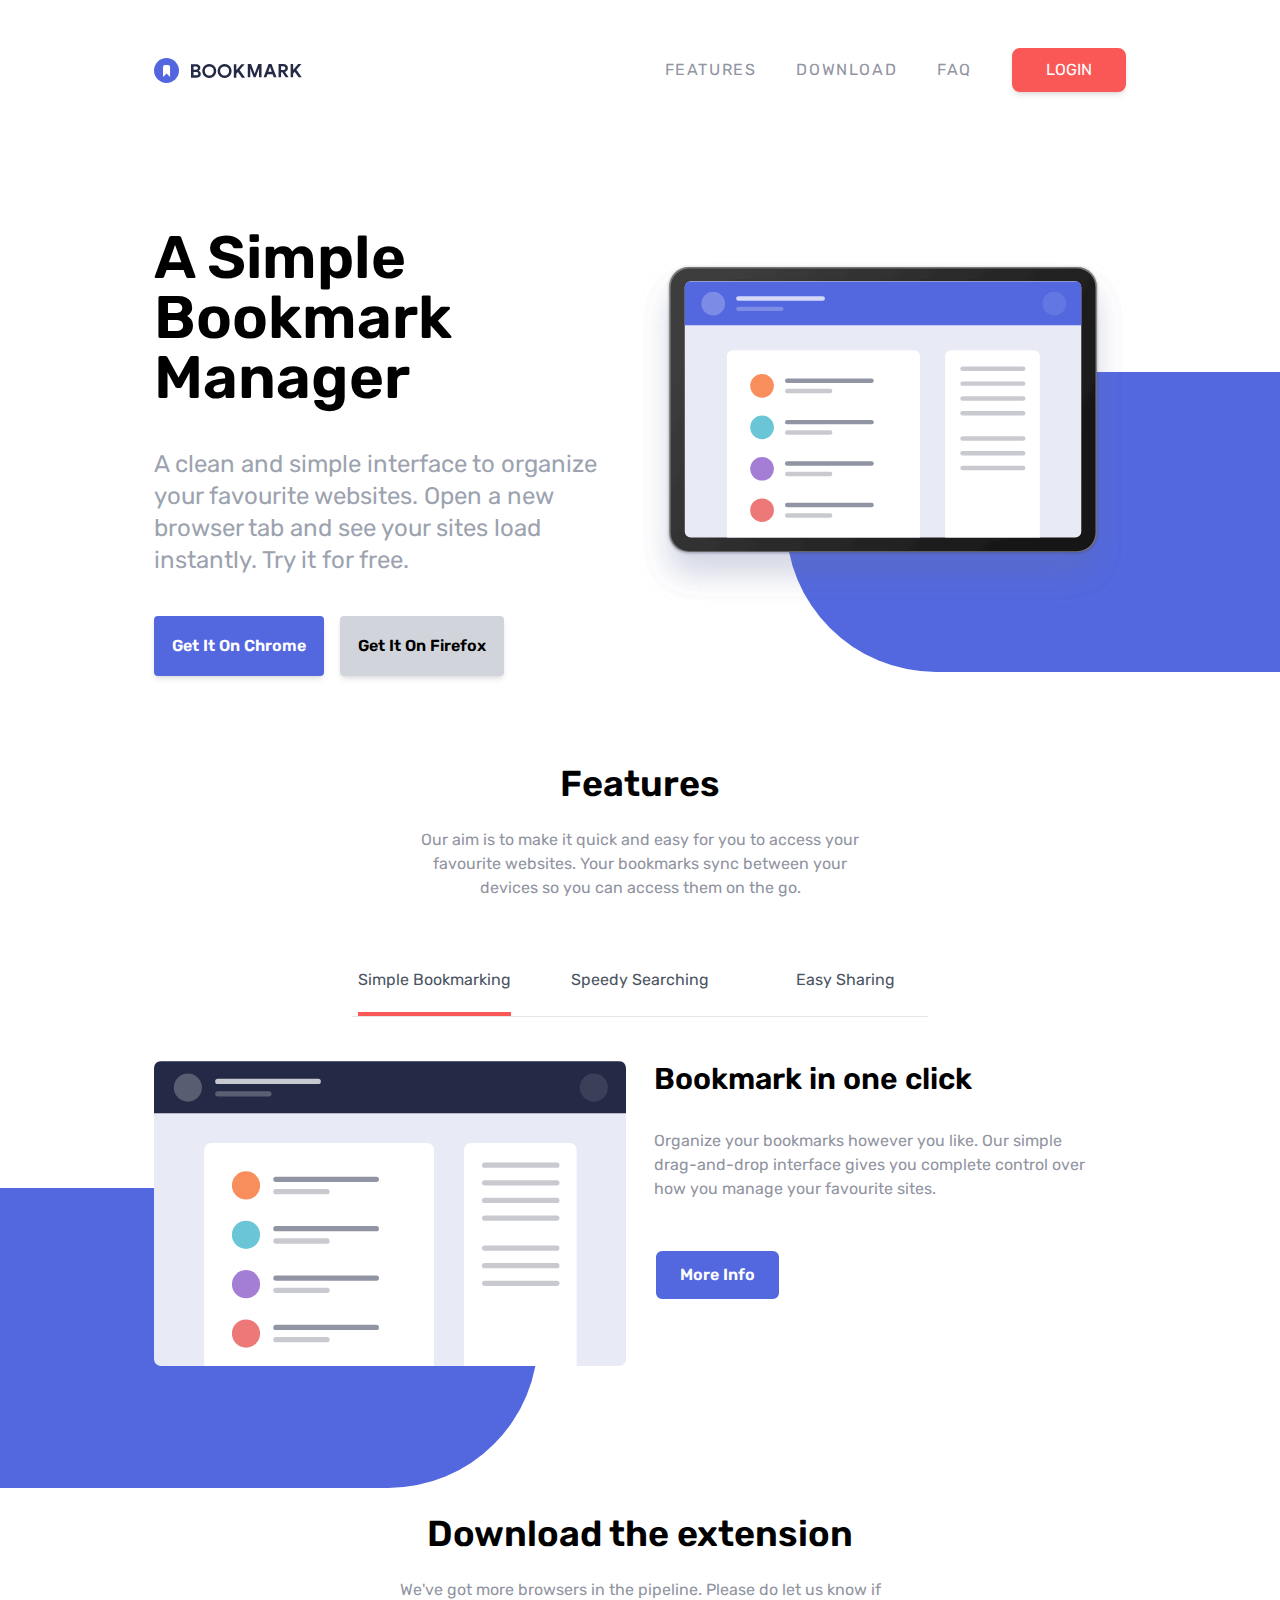
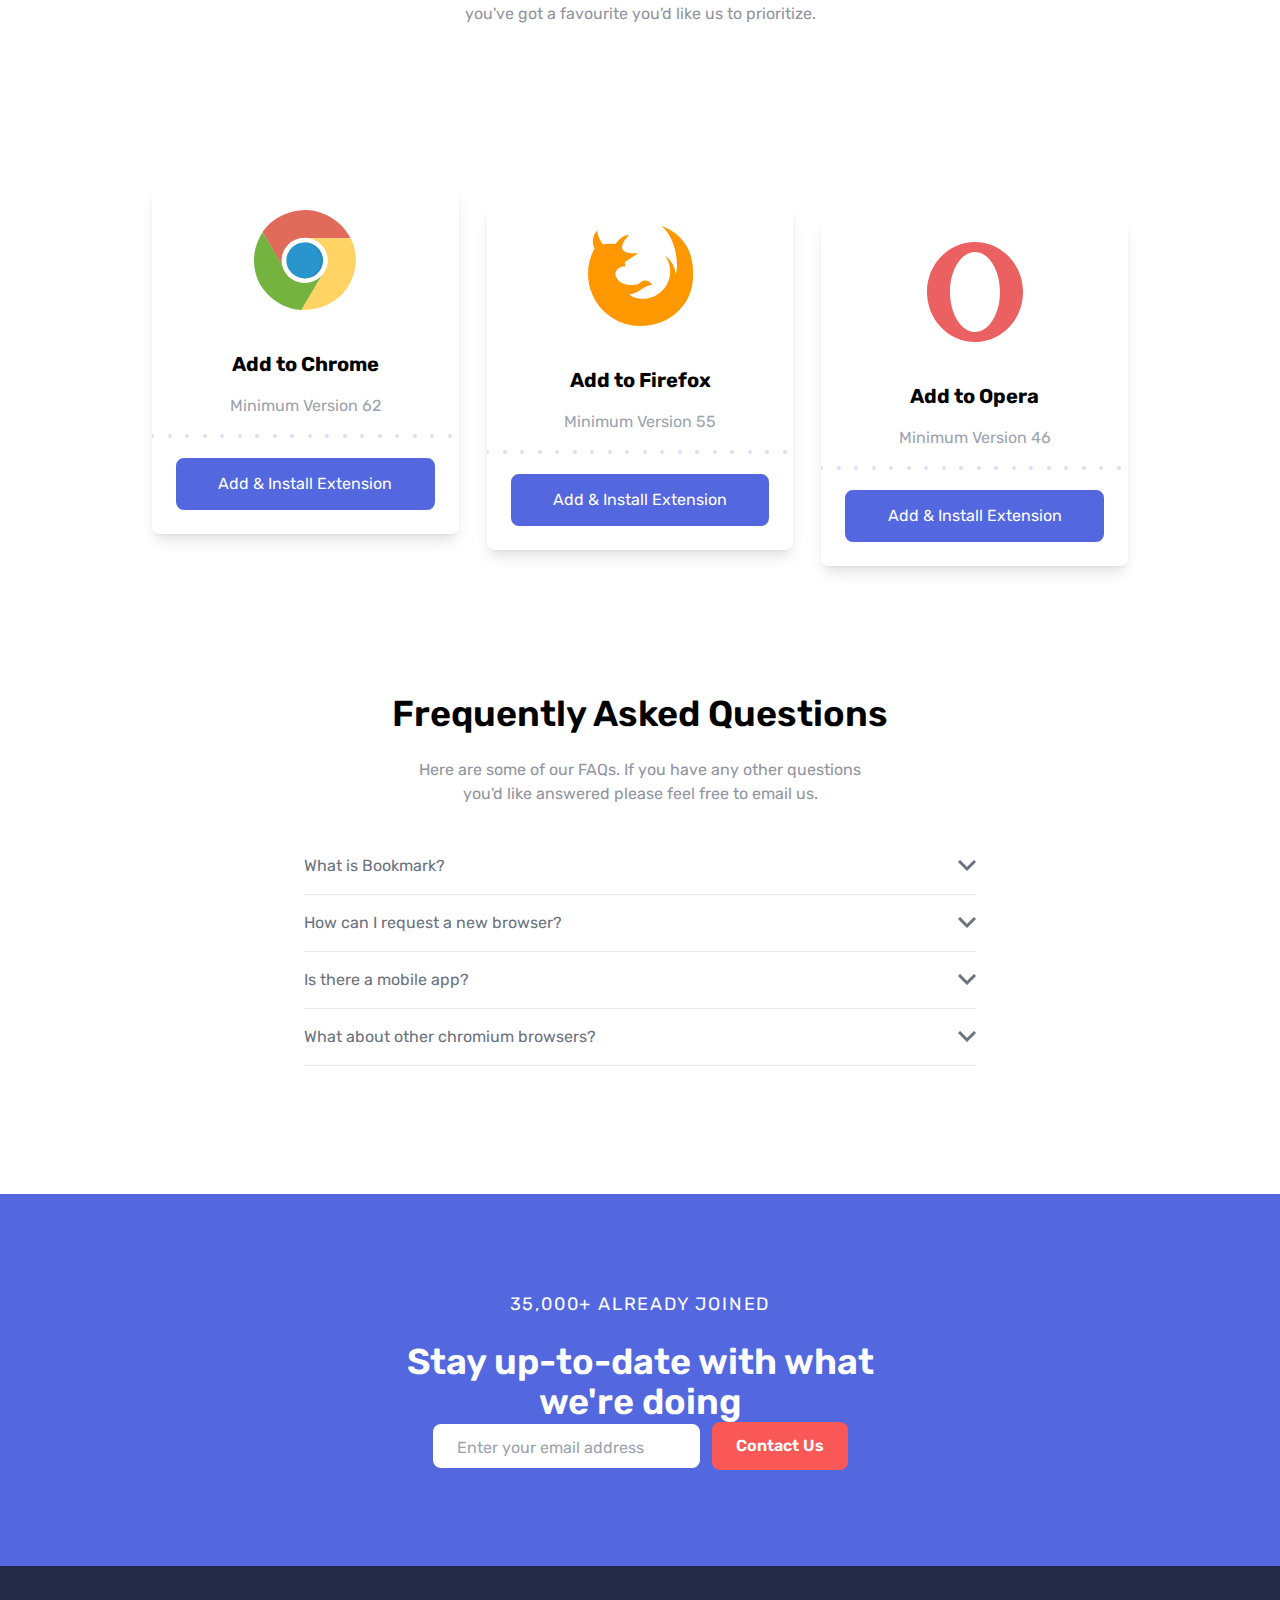
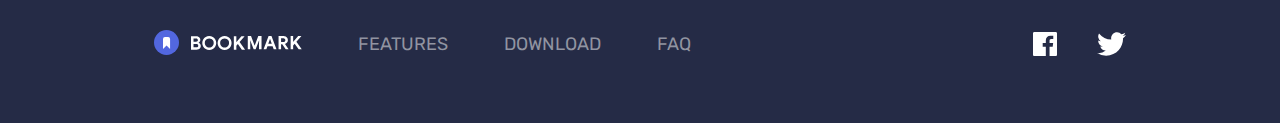
<file: bookmark/index.html>
<!DOCTYPE html>
<html lang="en" class="scroll-smooth">
  <head>
    <meta charset="UTF-8" />
    <meta http-equiv="X-UA-Compatible" content="IE=edge" />
    <meta name="viewport" content="width=device-width, initial-scale=1.0" />
    <link rel="preconnect" href="https://fonts.googleapis.com" />
    <link rel="preconnect" href="https://fonts.gstatic.com" crossorigin />
    <link
      href="https://fonts.googleapis.com/css2?family=Rubik:wght@400;600;700&display=swap"
      rel="stylesheet"
    />

    <link rel="stylesheet" href="css/style.css" />
    <script src="js/script.js" defer></script>
    <title>Bookmark</title>
  </head>
  <body class="overflow-x-hidden">
    <!-- Nav Container -->
    <nav class="container relative mx-auto p-6">
      <!-- Flex container for Nav Items -->
      <div class="flex items-center justify-between space-x-20 my-6">
        <!-- Logo -->
        <div class="z-30">
          <img src="images/logo-bookmark.svg" alt="" id="logo">
        </div>

        <!-- Menu Items -->
        <div class="hidden items-center space-x-10 uppercase text-grayishBlue md:flex">
          <a href="#features" class="tracking-widest hover:text-softRed">Features</a>
          <a href="#download" class="tracking-widest hover:text-softRed">Download</a>
          <a href="#faq" class="tracking-widest hover:text-softRed">FAQ</a>

          <a href="#" class="px-8 py-2 text-white bg-softRed border-2 border-softRed rounded-lg
            shadow-md hover:text-softRed hover:bg-white">Login</a>
        </div>

        <!-- Hamburger Button -->
        <button
          id="menu-btn"
          class="z-30 block md:hidden focus:outline-none hamburger"
        >
          <span class="hamburger-top"></span>
          <span class="hamburger-middle"></span>
          <span class="hamburger-bottom"></span>
        </button>
      </div>
      <!-- Mobile Menu -->
      <div
        id="menu"
        class="fixed inset-0 z-20 hidden flex-col items-center self-end w-full h-full m-h-screen px-6 py-1 pt-24 pb-4 tracking-widest text-white uppercase divide-y divide-gray-500 opacity-90 bg-veryDarkBlue"
      >
        <div class="w-full py-3 text-center">
          <a href="#features" class="block hover:text-softRed">Features</a>
        </div>
        <div class="w-full py-3 text-center">
          <a href="#download" class="block hover:text-softRed">Download</a>
        </div>
        <div class="w-full py-3 text-center">
          <a href="#faq" class="block hover:text-softRed">FAQ</a>
        </div>
        <div class="w-full py-3 text-center">
          <a href="#" class="block hover:text-softRed">Login</a>
        </div>
      </div> 
    </nav>

    <!-- Hero Section -->
     <section id="hero">
      <!-- Container for image & content -->
      <div class="container flex flex-col-reverse p-6 mx-auto lg:flex-row lg:mb-0">
        <!-- Content -->
        <div class="flex flex-col space-y-10 lg:mt-16 lg:w-1/2">
          <h1 class="text-3xl font-semibold text-center lg:text-6xl lg:text-left">
            A Simple Bookmark Manager
          </h1>
          <p class="max-w-md mx-auto text-lg text-center text-gray-400 lg:text-2xl 
            lg:text-left lg:mt-0 lg:mx-0">
            A clean and simple interface to organize your favourite websites.
            Open a new browser tab and see your sites load instantly. Try it for
            free.
          </p>

          <!-- Buttons Container -->
          <div class="flex items-center justify-center w-full space-x-4 lg:justify-start">
            <a href="#" class="p-4 text-sm font-semibold text-white bg-softBlue rounded 
              shadow-md border-2 border-softBlue md:text-base hover:bg-white hover:text-softBlue">Get It On Chrome</a>
            <a href="#" class="p-4 text-sm font-semibold text-black bg-gray-300 rounded 
              shadow-md border-2 border-gray-300 md:text-base hover:bg-white hover:text-gray-600">Get It On Firefox</a>  
          </div> 
        </div> 
        
        <!-- Image -->
        <div class="relative mx-auto lg:mx-0 lg:mb-0 lg:w-1/2">
          <div class="bg-hero"></div>
          <img 
            src="images/illustration-hero.svg" 
            alt="" 
            class="relative z-10 lg:top-24 xl:top-0 overflow-x-visible" 
          />
        </div> 
      </div> 
     </section>

     <!-- Features heading -->
     <section id="features">
      <div class="container mx-auto mt-16 px-6">
        <h2 class="mb-6 text-4xl font-semibold text-center">Features</h2>
        <p class="max-w-md mx-auto text-center text-grayishBlue">
          Our aim is to make it quick and easy for you to access your favourite
          websites. Your bookmarks sync between your devices so you can access
          them on the go.
        </p>
      </div>
     </section>


     <!-- Features Tabs -->
     <section id="tabs">
        <!-- Tabs Container -->
        <div class="container relative mx-auto my-6 mb-32 mt-12 px-6">
          <div class="bg-tabs"></div>
          <!-- Tabs Flex Container -->
          <div class="flex flex-col justify-center max-w-xl mx-auto mb-6 border-b
            md:space-x-10 md:flex-row">
            <!-- Tab 1 -->
            <div class="flex justify-center text-center text-gray-600 border-b md:border-b-0
              hover:text-softRed md:w-1/3 tab" data-target="panel-1">
              <div class="py-5 border-b-4 border-softRed" data-target="panel-1">
                Simple Bookmarking
              </div>
            </div>
            
            <!-- Tab 2 -->
            <div class="flex justify-center text-center text-gray-600 border-b md:border-b-0
              hover:text-softRed md:w-1/3 tab" data-target="panel-2">
              <div class="py-5" data-target="panel-2">
                Speedy Searching
              </div>
            </div>

            <!-- Tab 3 -->
            <div class="flex justify-center text-center text-gray-600 border-b md:border-b-0
              hover:text-softRed md:w-1/3 tab" data-target="panel-3">
              <div class="py-5" data-target="panel-3">
                Easy Sharing
              </div>
            </div>
          </div>

          <!-- Tabs Panel -->
          <div id="panels" class="container mx-auto">
            <!-- Panel 1 -->
            <div class="flex flex-col py-5 md:flex-row md:space-x-7 panel panel-1">
              <!-- Panel Image -->
              <div class="flex justify-center md:w-1/2">
                <img src="images/illustration-features-tab-1.svg" alt="" class="relative z-10">
              </div>
              <!-- Panel Content -->
              <div class="flex flex-col space-y-8 md:w-1/2">
                <h3 class="mt-32 text-3xl font-semibold text-center md:mt-0 md:text-left">
                  Bookmark in one click
                </h3>
                <p class="max-w-md text-center text-grayishBlue md:text-left">
                  Organize your bookmarks however you like. Our simple
                  drag-and-drop interface gives you complete control over how you
                  manage your favourite sites.
                </p>
                <div class="mx-auto md:mx-0">
                  <a
                    href="#"
                    class="px-6 py-3 mt-4 font-semibold text-white border-2 border-white rounded-lg md:inline-flex bg-softBlue hover:bg-white hover:text-softBlue hover:border-softBlue hover:border-2"
                    >More Info</a>
                </div>
              </div>  
            </div>

            <!-- Panel 2 -->
            <div class="flex flex-col hidden py-5 md:flex-row md:space-x-7 panel panel-2">
              <!-- Panel Image -->
              <div class="flex justify-center md:w-1/2">
                <img src="images/illustration-features-tab-2.svg" alt="" class="relative z-10">
              </div>
              <!-- Panel Content -->
              <div class="flex flex-col space-y-8 md:w-1/2">
                <h3 class="mt-14 text-3xl font-semibold text-center md:mt-0 md:text-left">
                  Intelligence Search
                </h3>
                <p class="max-w-md text-center text-grayishBlue md:text-left">
                  Our powerful search feature will help you find saved sites in no
                  time at all. No need to trawl through all of your bookmarks.
                </p>
                <div class="mx-auto md:mx-0">
                  <a
                    href="#"
                    class="px-6 py-3 mt-4 font-semibold text-white border-2 border-white rounded-lg md:inline-flex bg-softBlue hover:bg-white hover:text-softBlue hover:border-softBlue hover:border-2"
                    >More Info</a>
                </div>
              </div>  
            </div>

            <!-- Panel 3 -->
            <div class="flex flex-col hidden py-5 md:flex-row md:space-x-7 panel panel-3">
              <!-- Panel Image -->
              <div class="flex justify-center md:w-1/2">
                <img src="images/illustration-features-tab-3.svg" alt="" class="relative z-10">
              </div>
              <!-- Panel Content -->
              <div class="flex flex-col space-y-8 md:w-1/2">
                <h3 class="mt-14 text-3xl font-semibold text-center md:mt-0 md:text-left">
                  Share your bookmarks
                </h3>
                <p class="max-w-md text-center text-grayishBlue md:text-left">
                  Easily share your bookmarks and collections with others. Create
                  a shareable a link that you can send at the click of a button.
                </p>
                <div class="mx-auto md:mx-0">
                  <a
                    href="#"
                    class="px-6 py-3 mt-4 font-semibold text-white border-2 border-white rounded-lg md:inline-flex bg-softBlue hover:bg-white hover:text-softBlue hover:border-softBlue hover:border-2"
                    >More Info</a>
                </div>
              </div>  
            </div>

          </div> 
        </div>
     </section>

     <!-- Download Heading -->
     <Section id="download">
        <div class="container mx-auto px-6"> 
          <h2 class="mb-6 text-3xl font-semibold text-center md:text-4xl">
            Download the extension
          </h2>
          <p class="max-w-lg mx-auto text-center text-grayishBlue">
            We've got more browsers in the pipeline. Please do let us know if
            you've got a favourite you'd like us to prioritize.
          </p>
        </div>
     </Section>

     <!-- Download Boxes -->
     <section id="download-boxes" class="py-32">
      <!-- Boxes Container -->
      <div class="relative flex flex-col items-center max-w-5xl mx-auto space-y-10 px-10 
        md:px-6 md:space-y-0 md:space-x-7 md:flex-row">
          <!-- Box 1 -->
          <div class="flex flex-col w-full py-6 space-y-4 text-center rounded-lg shadow-lg md:w-1/3">
            <!-- Image -->
            <div class="flex justify-center">
              <img src="images/logo-chrome.svg" alt="">
            </div> 
            <!-- Text -->
            <h5 class="pt-6 text-xl font-bold">Add to Chrome</h5>
            <p class="text-gray-400">Minimum Version 62</p>
            <!-- Dots -->
            <div class="bg-dots bg-repeat-x px-6 pt-6 capitalize">
              <a
                href="#"
                class="block w-full py-3 text-white duration-200 border-2 rounded-lg bg-softBlue 
                  hover:text-softBlue hover:bg-white border-softBlue"
                >Add & Install Extension</a
              >
            </div> 
          </div>

          <!-- Box 2 -->
          <div class="w-full md:w-1/3">
            <div class="flex flex-col w-full py-6 space-y-4 text-center rounded-lg shadow-lg md:mt-8">
              <!-- Image -->
              <div class="flex justify-center">
                <img src="images/logo-firefox.svg" alt="">
              </div> 
              <!-- Text -->
              <h5 class="pt-6 text-xl font-bold">Add to Firefox</h5>
              <p class="text-gray-400">Minimum Version 55</p>
              <!-- Dots -->
              <div class="bg-dots bg-repeat-x px-6 pt-6 capitalize">
                <a
                  href="#"
                  class="block w-full py-3 text-white duration-200 border-2 rounded-lg bg-softBlue 
                    hover:text-softBlue hover:bg-white border-softBlue"
                  >Add & Install Extension</a
                >
              </div> 
            </div>
          </div>

          <!-- Box 3 -->
          <div class="w-full md:w-1/3">
            <div class="flex flex-col w-full py-6 space-y-4 text-center rounded-lg shadow-lg md:mt-16">
              <!-- Image -->
              <div class="flex justify-center">
                <img src="images/logo-opera.svg" alt="">
              </div> 
              <!-- Text -->
              <h5 class="pt-6 text-xl font-bold">Add to Opera</h5>
              <p class="text-gray-400">Minimum Version 46</p>
              <!-- Dots -->
              <div class="bg-dots bg-repeat-x px-6 pt-6 capitalize">
                <a
                  href="#"
                  class="block w-full py-3 text-white duration-200 border-2 rounded-lg bg-softBlue 
                    hover:text-softBlue hover:bg-white border-softBlue"
                  >Add & Install Extension</a
                >
              </div> 
            </div>
          </div>
      </div> 
     </section>

     <!-- FAQ Heading -->
     <section id="faq">
      <div class="container mx-auto">
        <h2 class="mb-6 text-3xl font-semibold text-center md:text-4xl">
          Frequently Asked Questions
        </h2>
        <p class="max-w-lg px-6 mx-auto text-center text-grayishBlue">
          Here are some of our FAQs. If you have any other questions you'd like
          answered please feel free to email us.
        </p>
      </div>
     </section>
     
     <!-- FAQ Accodion -->
     <section id="faq-accordion">
        <!-- Main Container -->
        <div class="container mx-auto px-6 mb-32">
          <!-- Accodion Container -->
          <div class="max-w-2xl m-8 mx-auto overflow-hidden">
            <!-- Tab 1 -->
            <div class="py-1 border-b outline-none group" tabindex="1">
              <!-- Tab Flex Container -->
              <div class="flex items-center justify-between py-3 text-gray-500 transition duration-500 cursor-pointer group ease">
                <!-- Tab Title -->
                <div class="transition duration-500 ease group-hover:text-red-500">
                  What is Bookmark?
                </div>
                <!-- Arrow -->
                <div class="transition duration-500 ease group-focus:-rotate-180 group-focus:text-red-500">
                  <svg xmlns="http://www.w3.org/2000/svg" width="18" height="12">
                    <path
                      fill="none"
                      stroke="currentColor"
                      stroke-width="3"
                      d="M1 1l8 8 8-8"
                    />
                  </svg>
                </div> 
              </div>

              <!-- Tab Inner Content -->
              <div class="overflow-hidden transition duration-500 group-focus:max-h-screen max-h-0
                ease">
                <p class="py-2 text-justify text-gray-400">
                  Lorem, ipsum dolor sit amet consectetur adipisicing elit. Quam soluta sunt optio! Ullam ab dolorem temporibus nulla, dignissimos sint porro nemo. Quis recusandae harum distinctio quasi soluta hic non, minima repellendus corporis, ab aspernatur beatae voluptate incidunt totam culpa dolor! Numquam esse, tempora quasi non consequuntur debitis corporis quam libero.
                </p>
              </div> 
            </div>

            <!-- Tab 2 -->
            <div class="py-1 border-b outline-none group" tabindex="2">
              <!-- Tab Flex Container -->
              <div class="flex items-center justify-between py-3 text-gray-500 transition duration-500 cursor-pointer group ease">
                <!-- Tab Title -->
                <div class="transition duration-500 ease group-hover:text-red-500">
                  How can I request a new browser?
                </div>
                <!-- Arrow -->
                <div class="transition duration-500 ease group-focus:-rotate-180 group-focus:text-red-500">
                  <svg xmlns="http://www.w3.org/2000/svg" width="18" height="12">
                    <path
                      fill="none"
                      stroke="currentColor"
                      stroke-width="3"
                      d="M1 1l8 8 8-8"
                    />
                  </svg>
                </div> 
              </div>

              <!-- Tab Inner Content -->
              <div class="overflow-hidden transition duration-500 group-focus:max-h-screen max-h-0
                ease">
                <p class="py-2 text-justify text-gray-400">
                  Lorem, ipsum dolor sit amet consectetur adipisicing elit. Quam soluta sunt optio! Ullam ab dolorem temporibus nulla, dignissimos sint porro nemo. Quis recusandae harum distinctio quasi soluta hic non, minima repellendus corporis, ab aspernatur beatae voluptate incidunt totam culpa dolor! Numquam esse, tempora quasi non consequuntur debitis corporis quam libero.
                </p>
              </div> 
            </div>

            <!-- Tab 3 -->
            <div class="py-1 border-b outline-none group" tabindex="3">
              <!-- Tab Flex Container -->
              <div class="flex items-center justify-between py-3 text-gray-500 transition duration-500 cursor-pointer group ease">
                <!-- Tab Title -->
                <div class="transition duration-500 ease group-hover:text-red-500">
                  Is there a mobile app?
                </div>
                <!-- Arrow -->
                <div class="transition duration-500 ease group-focus:-rotate-180 group-focus:text-red-500">
                  <svg xmlns="http://www.w3.org/2000/svg" width="18" height="12">
                    <path
                      fill="none"
                      stroke="currentColor"
                      stroke-width="3"
                      d="M1 1l8 8 8-8"
                    />
                  </svg>
                </div> 
              </div>
              
              <!-- Tab Inner Content -->
              <div class="overflow-hidden transition duration-500 group-focus:max-h-screen max-h-0
                ease">
                <p class="py-2 text-justify text-gray-400">
                  Lorem, ipsum dolor sit amet consectetur adipisicing elit. Quam soluta sunt optio! Ullam ab dolorem temporibus nulla, dignissimos sint porro nemo. Quis recusandae harum distinctio quasi soluta hic non, minima repellendus corporis, ab aspernatur beatae voluptate incidunt totam culpa dolor! Numquam esse, tempora quasi non consequuntur debitis corporis quam libero.
                </p>
              </div> 
            </div>

            <!-- Tab 4 -->
            <div class="py-1 border-b outline-none group" tabindex="4">
              <!-- Tab Flex Container -->
              <div class="flex items-center justify-between py-3 text-gray-500 transition duration-500 cursor-pointer group ease">
                <!-- Tab Title -->
                <div class="transition duration-500 ease group-hover:text-red-500">
                  What about other chromium browsers?
                </div>
                <!-- Arrow -->
                <div class="transition duration-500 ease group-focus:-rotate-180 group-focus:text-red-500">
                  <svg xmlns="http://www.w3.org/2000/svg" width="18" height="12">
                    <path
                      fill="none"
                      stroke="currentColor"
                      stroke-width="3"
                      d="M1 1l8 8 8-8"
                    />
                  </svg>
                </div> 
              </div>
              
              <!-- Tab Inner Content -->
              <div class="overflow-hidden transition duration-500 group-focus:max-h-screen max-h-0
                ease">
                <p class="py-2 text-justify text-gray-400">
                  Lorem, ipsum dolor sit amet consectetur adipisicing elit. Quam soluta sunt optio! Ullam ab dolorem temporibus nulla, dignissimos sint porro nemo. Quis recusandae harum distinctio quasi soluta hic non, minima repellendus corporis, ab aspernatur beatae voluptate incidunt totam culpa dolor! Numquam esse, tempora quasi non consequuntur debitis corporis quam libero.
                </p>
              </div> 
            </div>

          </div> 
        </div>  
     </section>

     <!-- Newsletter Section -->
     <section id="newsletter" class="bg-softBlue">
        <!-- Main Container -->
        <div class="max-w-lg mx-auto py-24">
          <p class="mb-6 text-lg tracking-widest text-center text-white uppercase">
            35,000+ Already Joined
          </p>
          <h2 class="px-3 text-3xl font-semibold text-center text-white md:text-4xl">
            Stay up-to-date with what we're doing
          </h2>

          <!-- Form -->
          <form action="" class="flex flex-col items-start justify-center max-w-2xl mx-auto space-y-6
            text-base px-6 md:flex-row md:space-y-0 md:space-x-4 md:px-0">
            <!-- Input & Button Container -->
            <div class="flex flex-col justify-between items-center mx-auto md:flex-row md:mx-0">
              <input type="text" class="flex-1 px-6 pt-3 pb-2 mb-4 rounded-lg border-1
                border-white focus:outline-none md:mr-3 md:mb-0" placeholder="Enter your email address" />

              <input type="submit" class="inline-flex px-6 py-3 font-semibold text-center
                text-white duration-200 transform rounded-lg cursor-pointer focus:outline-none
                bg-softRed hover:opacity-90"
                value="Contact Us"/>
            </div> 
          </form> 
        </div> 
     </section>

     <!-- Footer -->
     <div class="footer py-16 bg-veryDarkBlue">
        <!-- Footer flex container -->
        <div class="container flex flex-col items-center justify-between mx-auto space-y-16 px-6 
          md:flex-row md:space-y-0">
          <!-- Logo / Menu Container -->
          <div class="flex flex-col items-center justify-between space-y-8 text-lg font-ligt 
            md:flex-row md:space-y-0 md:space-x-14 text-grayishBlue">
            <img src="images/logo-bookmark-footer.svg" alt="" class="mb-1">

            <a href="#features" class="uppercase hover:text-softRed">Features</a>
            <a href="#download" class="uppercase hover:text-softRed">Download</a>
            <a href="#faq" class="uppercase hover:text-softRed">FAQ</a>
          </div>

          <!-- Social Container -->
          <div class="flex space-x-10">
            <a href="#" >
              <img src="images/icon-facebook.svg" alt="" class="h-6 ficon" />
            </a>
            <a href="#">
              <img src="images/icon-twitter.svg" alt="" class="h-6 ficon" />
            </a>
          </div> 
        </div>  
     </div> 
  </body>
</html>
</file>
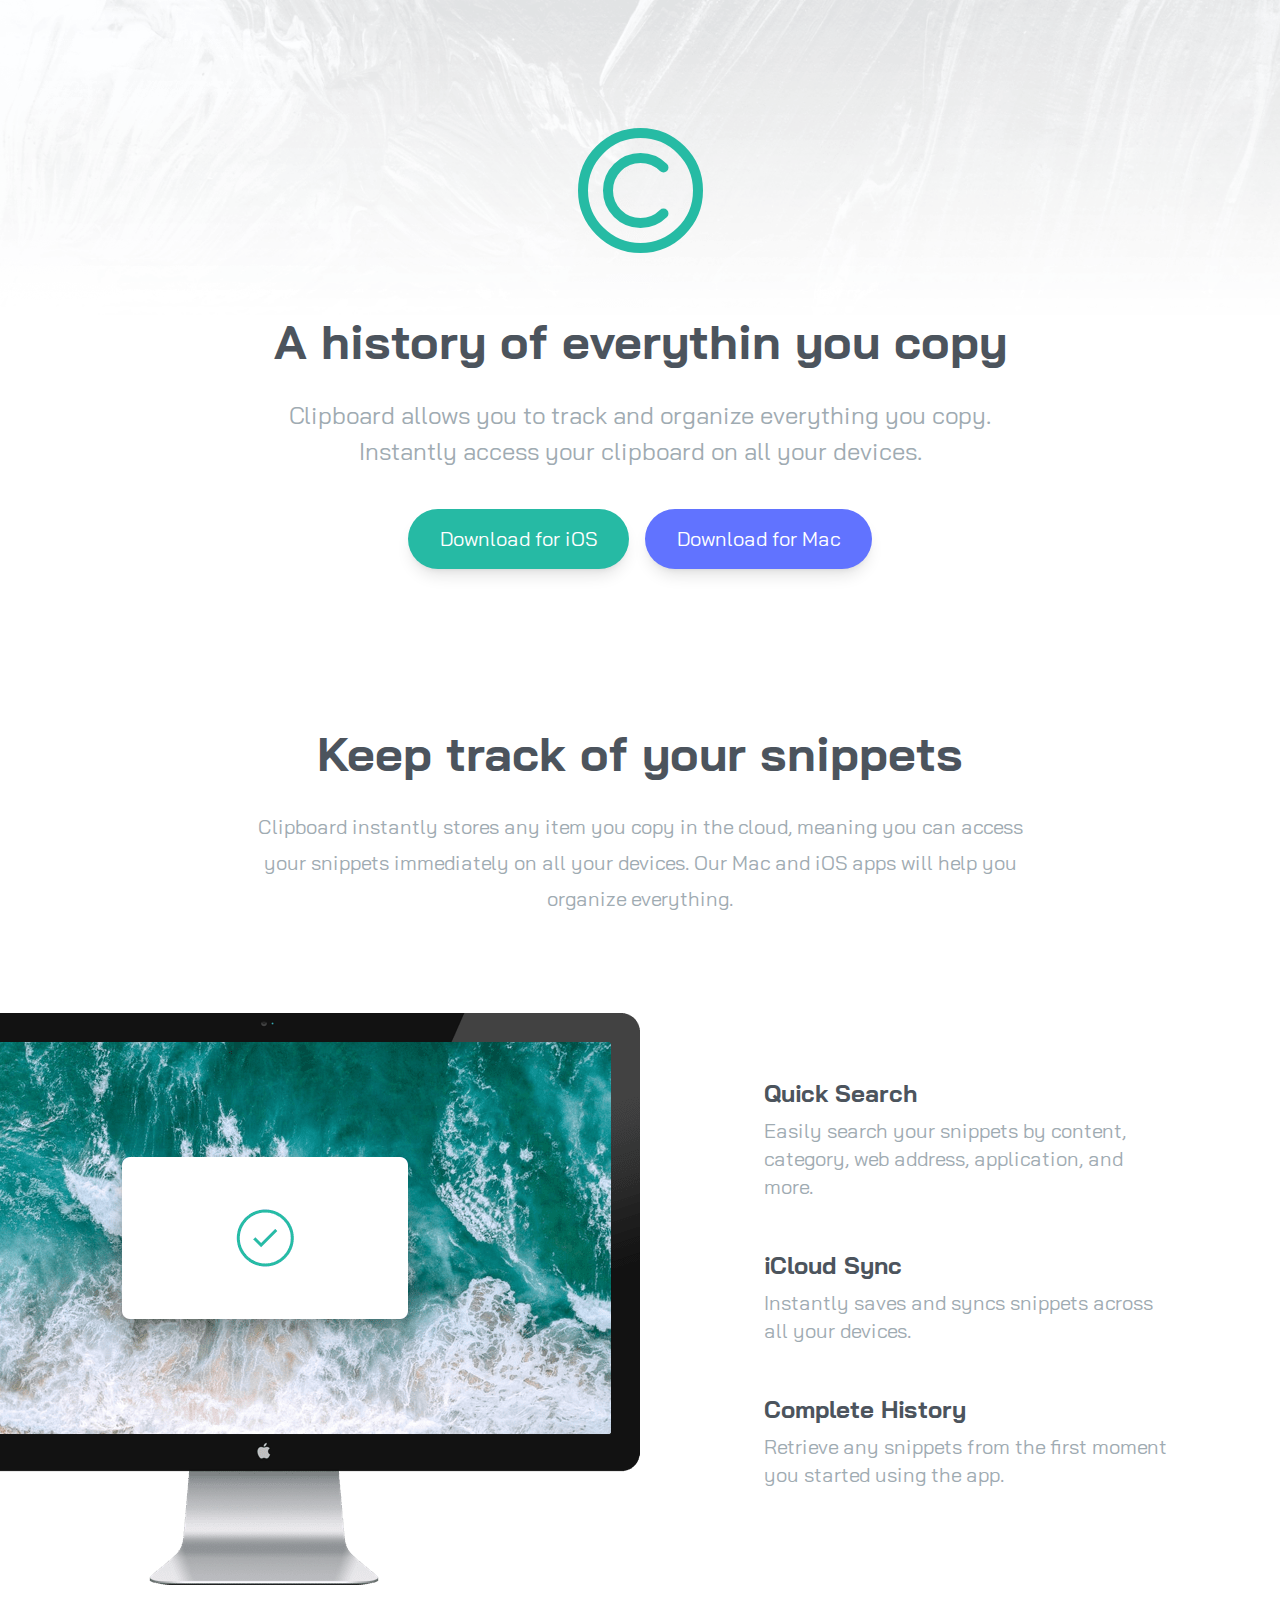
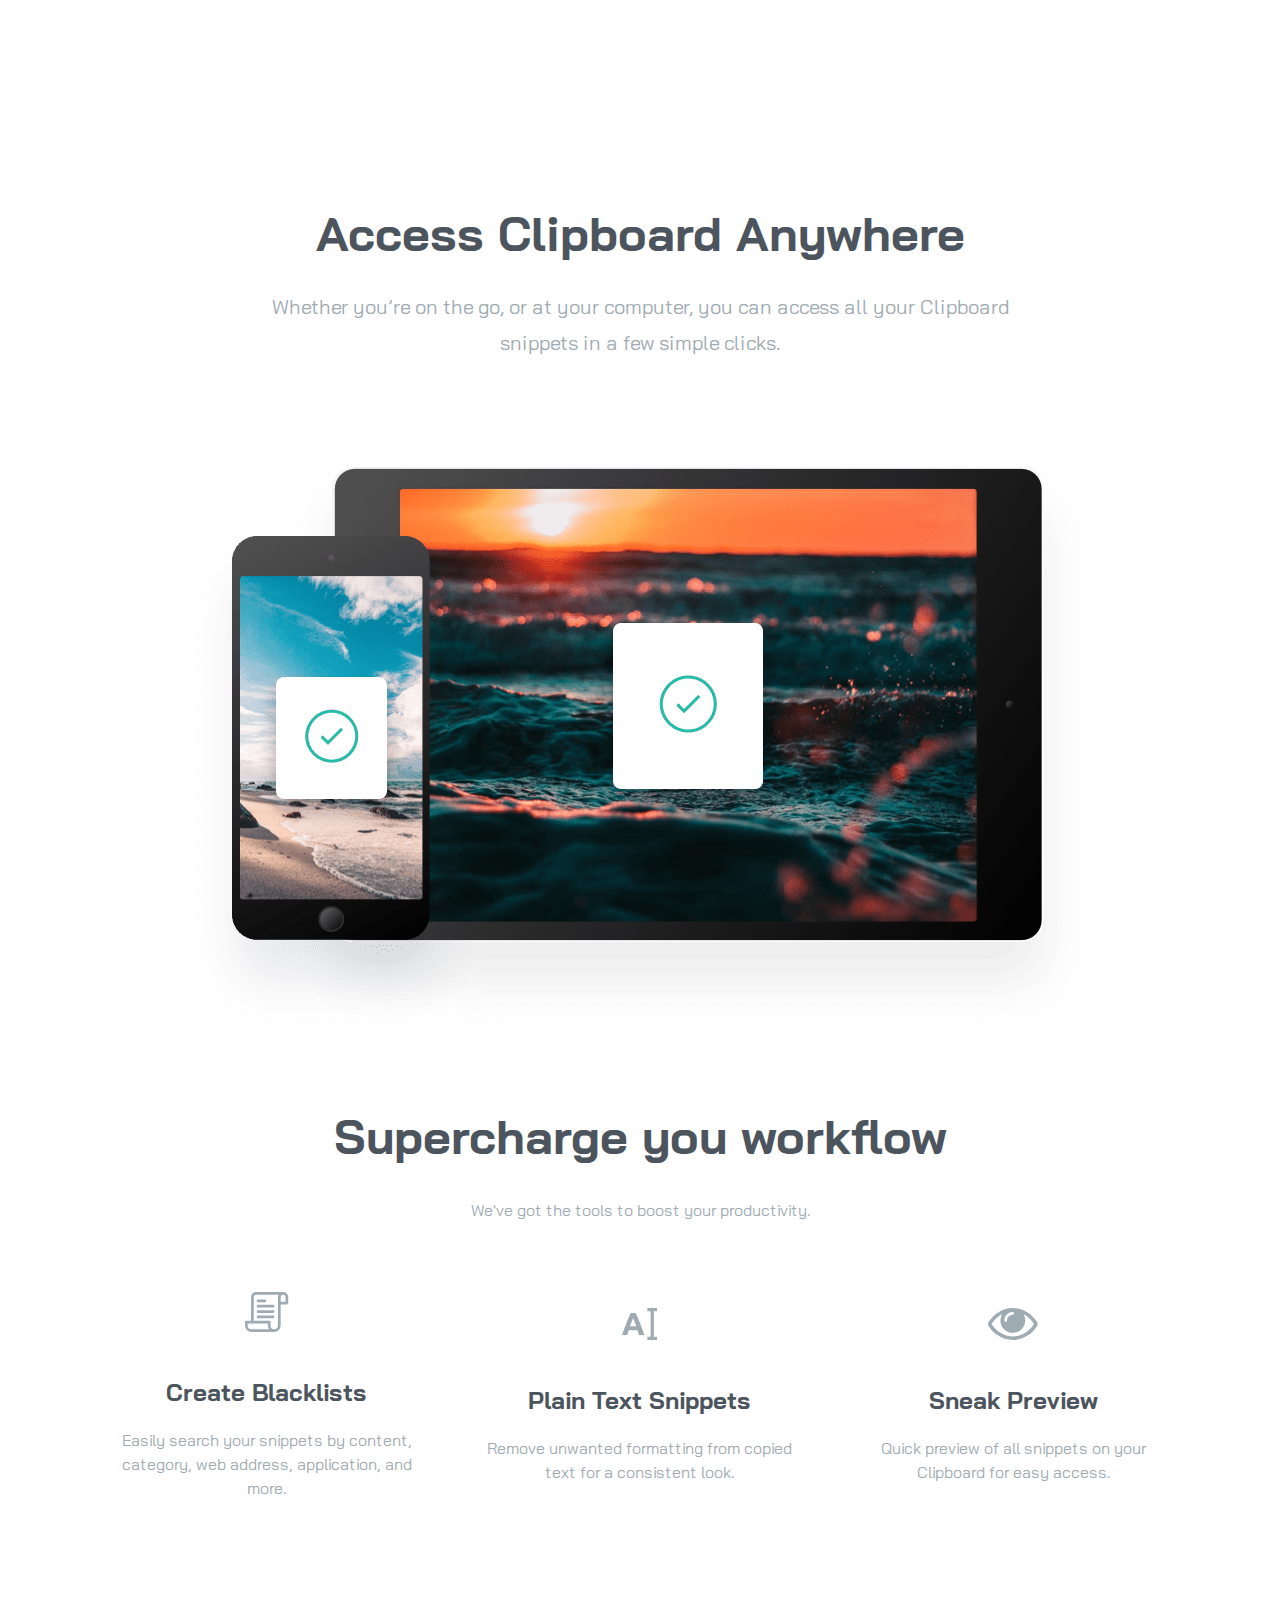
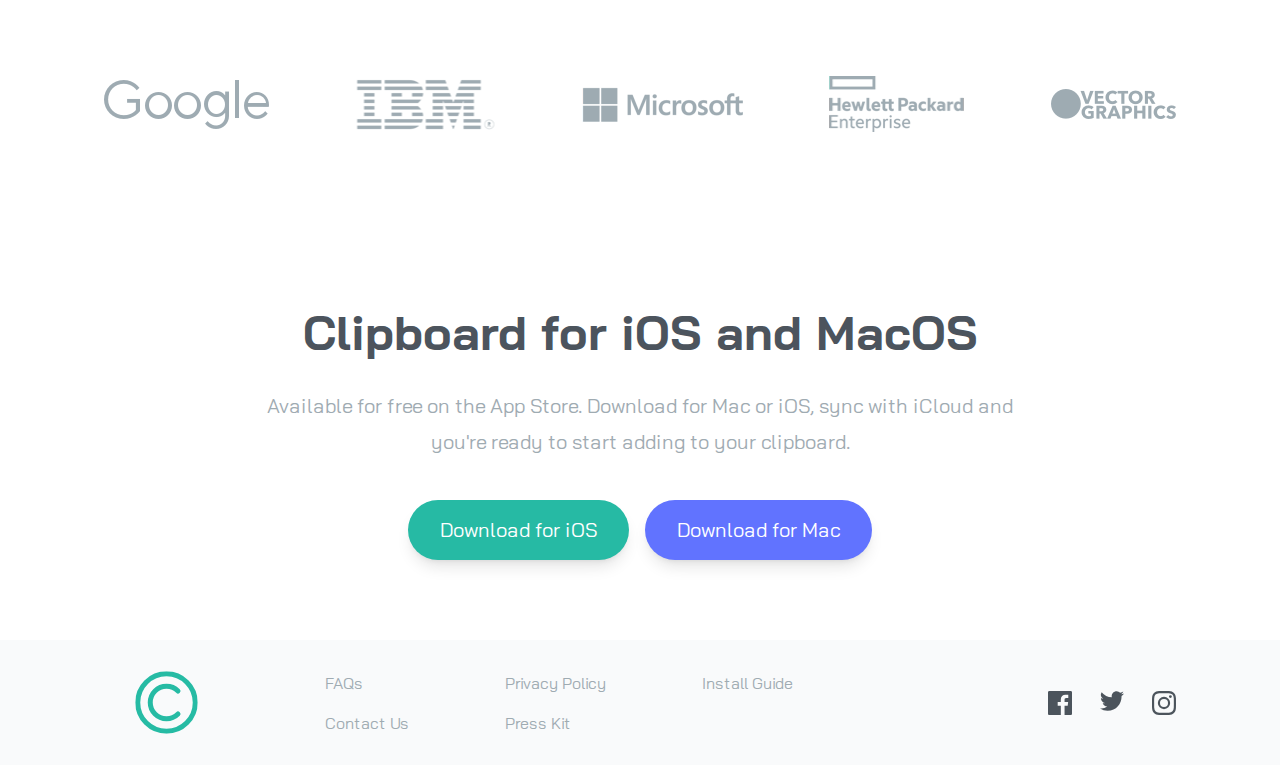
<file: clipboard/index.html>
<!DOCTYPE html>
<html lang="en">
  <head>
    <meta charset="UTF-8" />
    <meta http-equiv="X-UA-Compatible" content="IE=edge" />
    <meta name="viewport" content="width=device-width, initial-scale=1.0" />
    <link rel="preconnect" href="https://fonts.googleapis.com" />
    <link rel="preconnect" href="https://fonts.gstatic.com" crossorigin />
    <link
      href="https://fonts.googleapis.com/css2?family=Bai+Jamjuree:wght@400;600&display=swap"
      rel="stylesheet"
    />

    <link rel="stylesheet" href="css/style.css" />
    <title>Clipboard Website</title>
  </head>
  <body>
    <!-- Hero Section -->
    <section id="hero">
      <div class="section-container mb-40 pt-16">
        <img class="mx-auto my-16" src="images/logo.svg" />

        <h3>
          A history of everythin you copy
        </h3>

        <p class="section-content mb-10 text-2xl">
          Clipboard allows you to track and organize everything you copy.
          Instantly access your clipboard on all your devices.
        </p>

        <!-- Button Container -->
        <div class="button-container">
          <a href="" class="p-4 px-8 rounded-full shadow-lg bg-strongCyan duration-200 hover:opacity-80">
            Download for iOS
          </a>
          <a href="" class="p-4 px-8 rounded-full shadow-lg bg-lightBlue duration-200 hover:opacity-80">
            Download for Mac
          </a>
        </div>
      </div>
    </section>

    <!-- Snippets Section -->
    <section id="snippets">
      <div class="section-container my-20">
        <h3>
          Keep track of your snippets
        </h3>
        <p class="mb-24 section-content text-xl ">
          Clipboard instantly stores any item you copy in the cloud, meaning you
          can access your snippets immediately on all your devices. Our Mac and
          iOS apps will help you organize everything.
        </p>
      </div>
    </section> 

    <!-- Features Section -->
    <section id="features">
      <div class="section-container my-20">
        <div class="relative flex flex-col md:flex-row md:space-x-32">
          <!-- Image -->
          <div class="md:w-1/2">
            <img src="images/image-computer.png" alt="" class="md:absolute top-0 right-[50%]" />
          </div>
          
          <!-- Items Container-->
          <div class="flex flex-col mt-16 mb-24 space-y-12 text-xl md:mb-60 md:text-left md:pl-16 md:w-1/2">
            <!-- Item 1-->
            <div>
              <h5>Quick Search</h5>
              <p class="max-w-md text-grayishBlue">
                Easily search your snippets by content, category, web address,
                application, and more.
              </p>
            </div>

            <!-- Item 2-->
            <div>
              <h5>iCloud Sync</h5>
              <p class="max-w-md text-grayishBlue">
                Instantly saves and syncs snippets across all your devices.
              </p>
            </div>

            <!-- Item 3-->
            <div>
              <h5>Complete History</h5>
              <p class="max-w-md text-grayishBlue">
                Retrieve any snippets from the first moment you started using
                the app.
              </p>
            </div>
          </div> 
        </div>
      </div>
    </section>

    <!-- Access Anywhere Section -->
    <section id="access">
      <div class="section-container my-20">
        <h3>Access Clipboard Anywhere</h3>
        <p class="mb-24 section-content text-xl ">
          Whether you’re on the go, or at your computer, you can access all your
          Clipboard snippets in a few simple clicks.
        </p>
        <img class="mx-auto" src="images/image-devices.png" alt="" />
      </div>
    </section> 

    <!-- Supercharge Section -->
    <section id="super-charge">
      <div class="section-container my-20">
        <h3>Supercharge you workflow</h3>
        <p class="section-content mb-16">
          We've got the tools to boost your productivity.
        </p>
        <!-- Items Container -->
        <div class="flex flex-col items-center justify-between space-y-16
          md:flex-row md:space-y-0 md:space-x-12">
          <!-- Item 1 -->
          <div class="flex flex-col items-center space-y-5">
            <img src="images/icon-blacklist.svg" alt="" class="mb-6" />
            <h5>Create Blacklists</h5>
            <p class="max-w-md text-grayishBlue">
              Easily search your snippets by content, category, web address,
              application, and more.
            </p>
          </div> 

          <!-- Item 2 -->
          <div class="flex flex-col items-center space-y-5">
            <img src="images/icon-text.svg" alt="" class="mb-6" />
            <h5>Plain Text Snippets</h5>
            <p class="max-w-md text-grayishBlue">
              Remove unwanted formatting from copied text for a consistent look.
            </p>
          </div> 

          <!-- Item 3 -->
          <div class="flex flex-col items-center space-y-5">
            <img src="images/icon-preview.svg" alt="" class="mb-6" />
            <h5>Sneak Preview</h5>
            <p class="max-w-md text-grayishBlue">
               Quick preview of all snippets on your Clipboard for easy access.
            </p>
          </div> 
        </div> 
      </div>  
    </section>

    <!-- References Section -->
    <section id="references">
      <div class="flex flex-col items-center justify-between max-w-6xl px-10 mx-auto
        space-y-16 my-44 md:flex-row md:space-y-0">
        <img src="images/logo-google.png" alt="" />
        <img src="images/logo-ibm.png" alt="" />
        <img src="images/logo-microsoft.png" alt="" />
        <img src="images/logo-hp.png" alt="" />
        <img src="images/logo-vector-graphics.png" alt="" />
      </div>
    </section> 

    <!-- Bottom CTA Section -->
     <section id="bottom">
      <div class="section-container my-20">
        <h3>Clipboard for iOS and MacOS</h3>
        <p class="section-content mb-10 text-xl ">
          Available for free on the App Store. Download for Mac or iOS, sync
          with iCloud and you're ready to start adding to your clipboard.
        </p>

        <!-- Button Container -->
        <div class="button-container">
          <a href="" class="p-4 px-8 rounded-full shadow-lg bg-strongCyan duration-200 hover:opacity-80">
            Download for iOS
          </a>
          <a href="" class="p-4 px-8 rounded-full shadow-lg bg-lightBlue duration-200 hover:opacity-80">
            Download for Mac
          </a>
        </div>

      </div>
     </section>

     <footer class="bg-gray-50">
      <div class="section-container">
        <div class="flex flex-col items-center justify-between md:flex-row">
          <!-- Image -->
          <img src="images/logo.svg" alt="" class="scale-50" /> 
          <!-- Container for Menus & Social -->
          <div class="flex flex-col items-center justify-between flex-1 mb-10 space-y-6 md:flex-row 
            md:mb-0 md:space-y-0 text-grayishBlue">
            <!-- Menus -->
            <div class="flex flex-col space-y-4 md:flex-row md:ml-24 md:space-x-24 md:space-y-0">
                <!-- Menu 1 -->
                <div class="flex flex-col space-y-4 text-center md:text-left">
                  <div><a href="#" class="hover:text-strongCyan">FAQs</a></div>
                  <div><a href="#" class="hover:text-strongCyan">Contact Us</a></div>
                </div>
                <!-- Menu 2 -->
                <div class="flex flex-col space-y-4 text-center md:text-left">
                  <div><a href="#" class="hover:text-strongCyan">Privacy Policy</a></div>
                  <div><a href="#" class="hover:text-strongCyan">Press Kit</a></div>
                </div>
                <!-- Menu 3 -->
                <div class="flex flex-col space-y-4 text-center md:text-left">
                  <div><a href="#" class="hover:text-strongCyan">Install Guide</a></div>
                </div>
            </div>

            <!-- Social Icons -->
            <div class="flex justify-between w-32 py-1">
              <a href="#">
                <img src="images/icon-facebook.svg" alt="" class="duration-200 ficon">
              </a>
              <a href="#">
                <img src="images/icon-twitter.svg" alt="" class="duration-200 ficon">
              </a>
              <a href="#">
                <img src="images/icon-instagram.svg" alt="" class="duration-200 ficon">
              </a>
            </div> 
          </div>
        </div>
      </div> 
     </footer>
  </body>
</html>
</file>
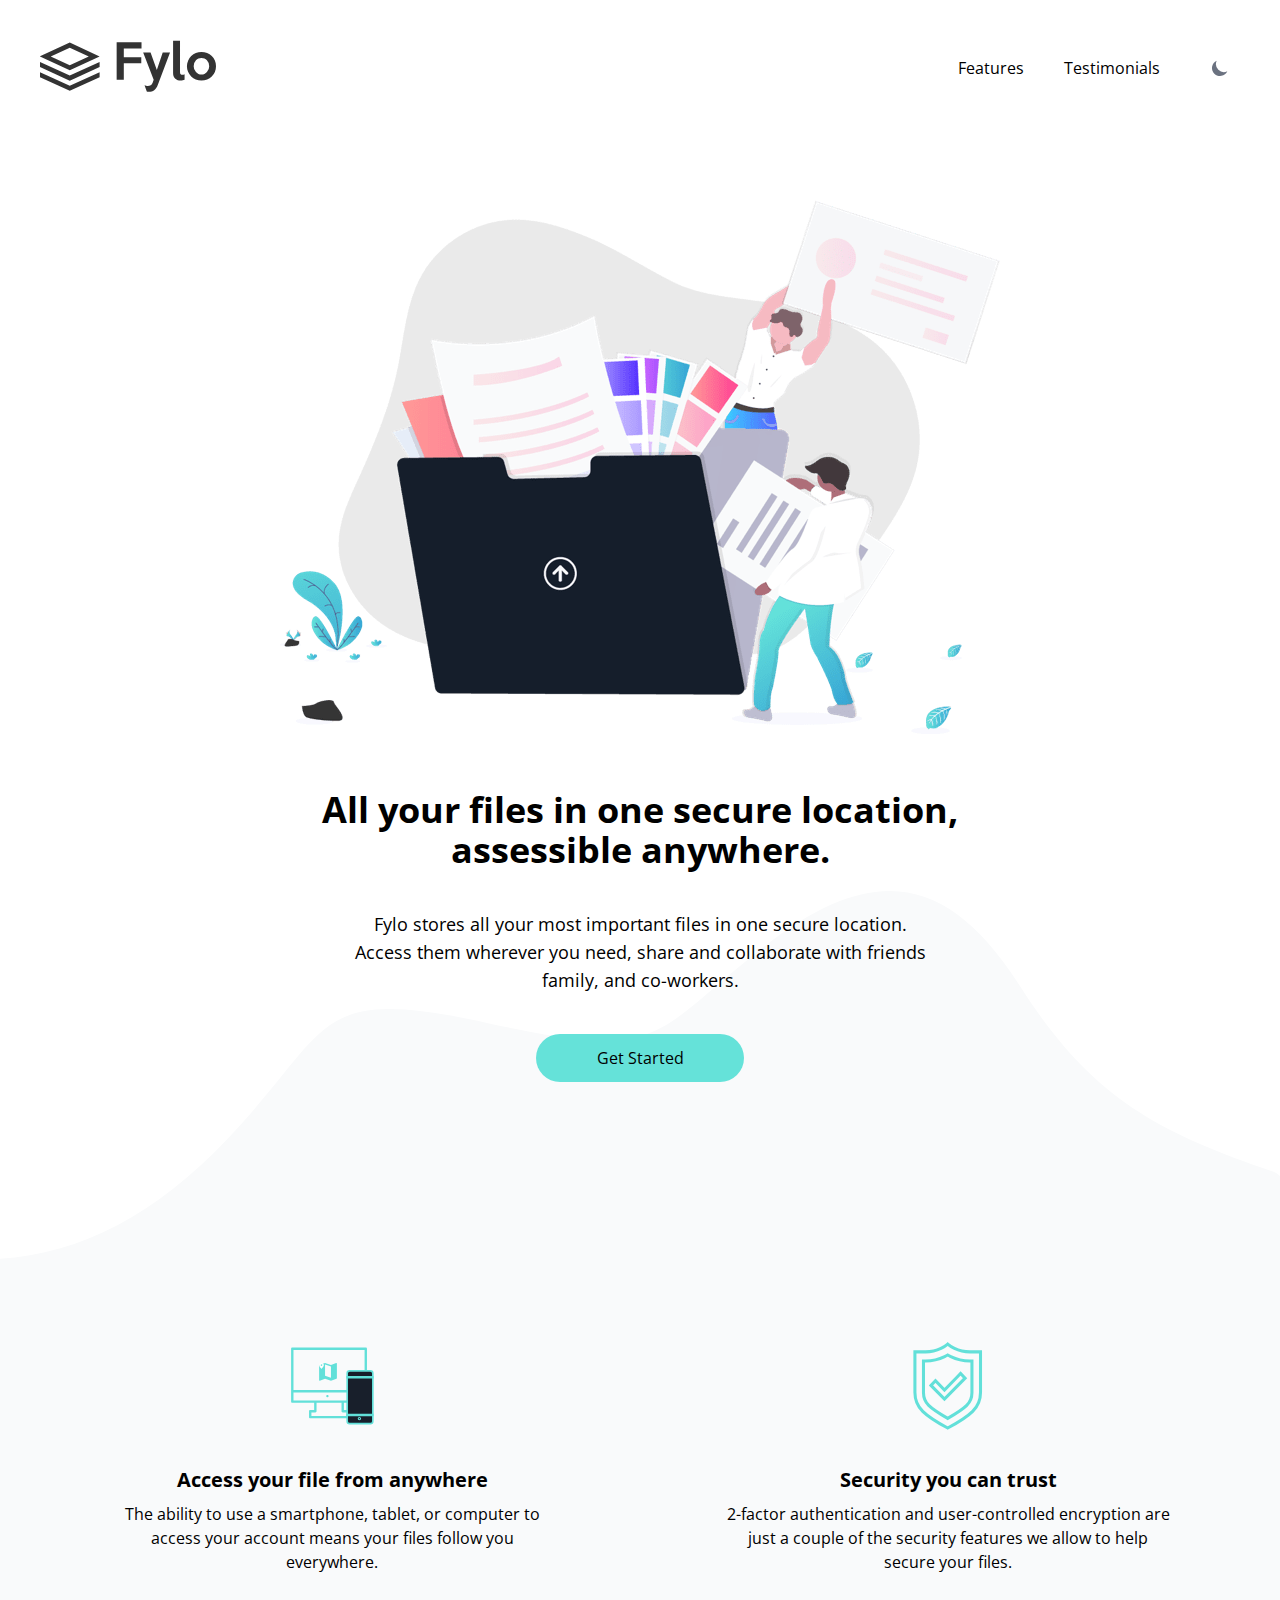
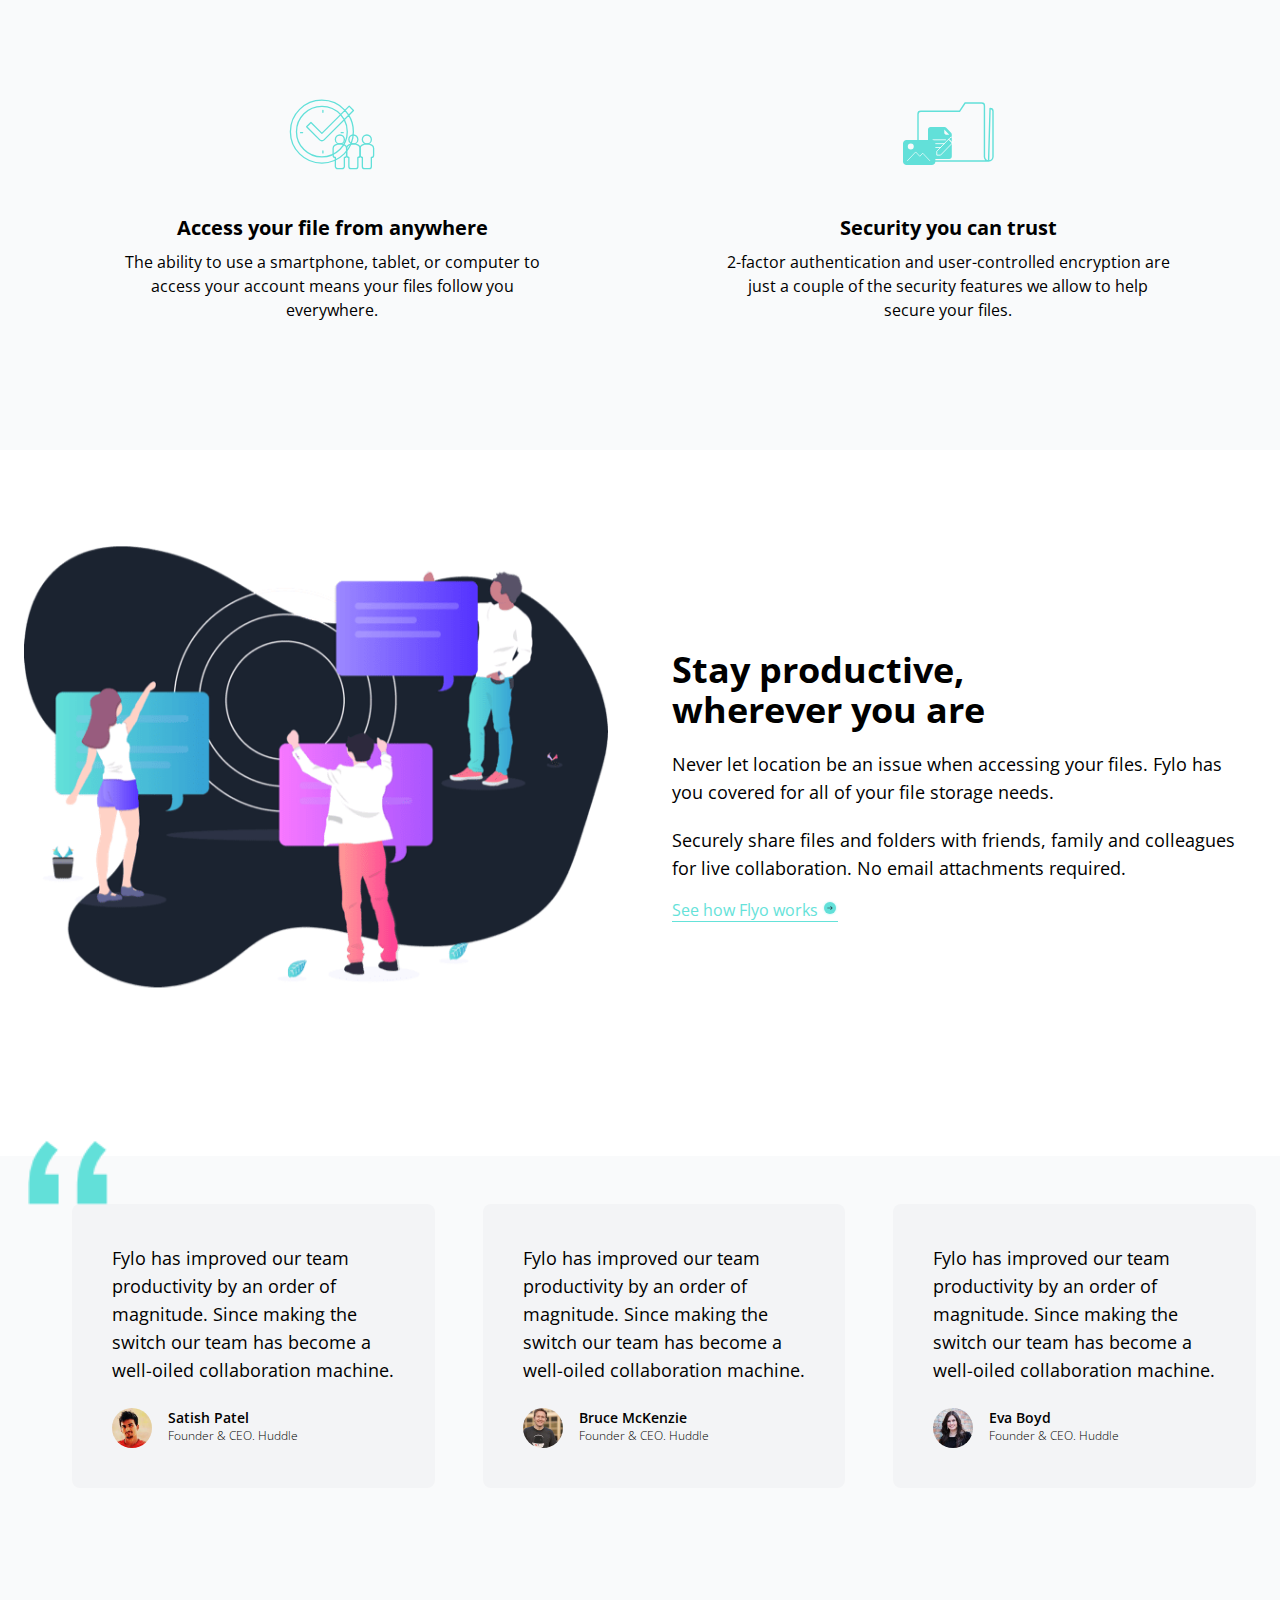
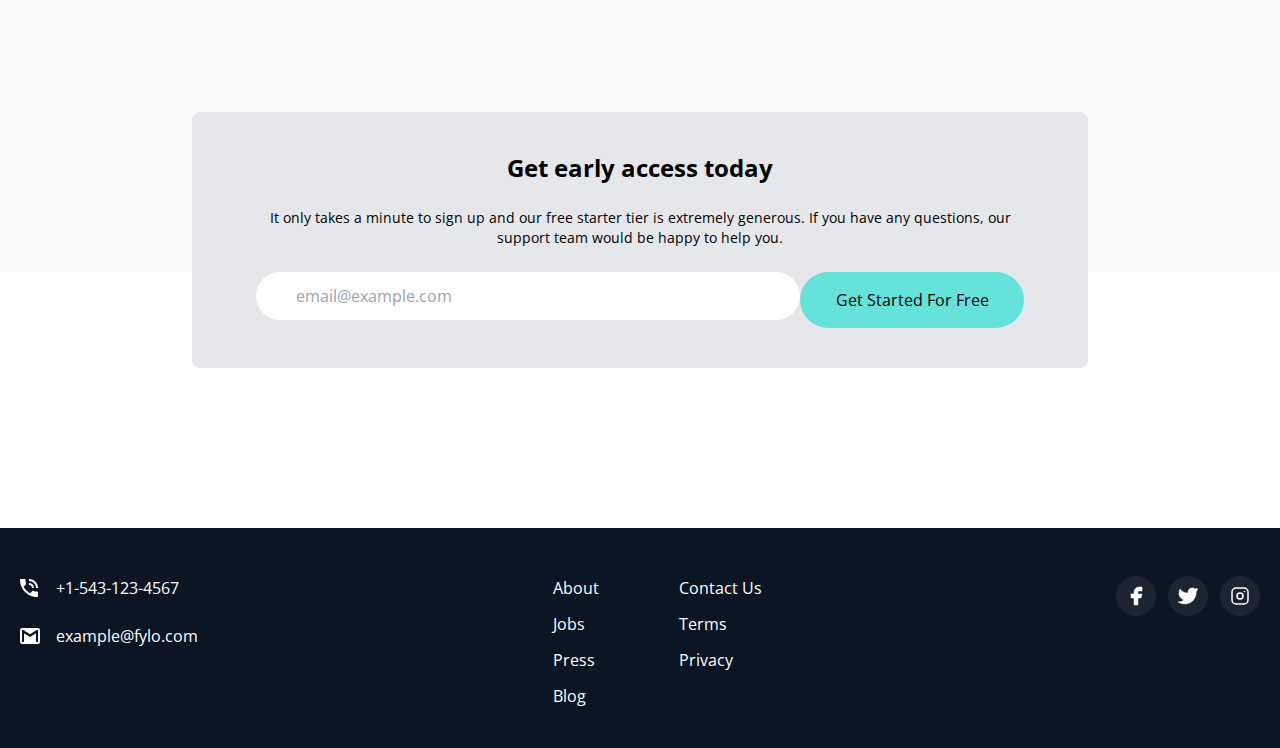
<file: fylo/index.html>
<!DOCTYPE html>
<html lang="en" class="scroll-smooth">
  <head>
    <meta charset="UTF-8" />
    <meta http-equiv="X-UA-Compatible" content="IE=edge" />
    <meta name="viewport" content="width=device-width, initial-scale=1.0" />
    <link rel="preconnect" href="https://fonts.googleapis.com" />
    <link rel="preconnect" href="https://fonts.gstatic.com" crossorigin />
    <link
      href="https://fonts.googleapis.com/css2?family=Open+Sans:wght@400;700&family=Raleway:ital,wght@0,400;0,700;1,400&display=swap"
      rel="stylesheet"
    />

    <link rel="stylesheet" href="css/style.css" />
    <script>
      // https://www.freecodecamp.org/news/how-to-build-a-dark-mode-switcher-with-tailwind-css-and-flowbite
      if (
        localStorage.getItem('color-theme') === 'dark' ||
        (!('color-theme' in localStorage) &&
          window.matchMedia('(prefers-color-scheme: dark)').matches)
      ) {
        document.documentElement.classList.add('dark')
      } else {
        document.documentElement.classList.remove('dark')
      }
    </script>
    <script src="js/script.js" defer></script>
    <title>Fylo Website</title>
  </head>
  <body class="dark:bg-darkBlue dark:text-white font-opensans">
    <!-- Header -->
    <header class="container mx-auto mt-10 px-6 text-center h-40 md:h-20">
      <!-- Dynamic Logo -->
      <div class="bg-logo-light-mode dark:bg-logo-dark-mode bg-no-repeat h-20 w-48 mx-auto md:mx-0 md:absolute top-10 left-10"></div>
      <!-- Menu -->
      <div class="flex items-center justify-center space-x-4 md:space-x-10 md:absolute top-12 right-10">
        <a href="#features" class="hover:text-accentCyan">Features</a>
        <a href="#testimonials" class="hover:text-accentCyan">Testimonials</a>

        <!-- Dark / Light Mode Button-->
        <button id="theme-toggle" class="text-gray-500 dark:text-gray-400 hover:bg-gray-100
          dark:hover:bg-gray-700 focus:outline-none focus:ring-4 focus:ring-gray-200
          dark:focus:ring-gray-700 rounded-lg text-sm p-2.5">

          <!-- Dark SVG Icon -->
          <svg
            id="theme-toggle-dark-icon"
            class="w-5 h-5 hidden"
            fill="currentColor"
            viewBox="0 0 20 20"
            xmlns="http://www.w3.org/2000/svg"
          >
            <path
              d="M17.293 13.293A8 8 0 016.707 2.707a8.001 8.001 0 1010.586 10.586z"
            ></path>
          </svg>
          <!-- Light SVG Icon -->
          <svg
            id="theme-toggle-light-icon"
            class="w-5 h-5 hidden"
            fill="currentColor"
            viewBox="0 0 20 20"
            xmlns="http://www.w3.org/2000/svg"
          >
            <path
              d="M10 2a1 1 0 011 1v1a1 1 0 11-2 0V3a1 1 0 011-1zm4 8a4 4 0 11-8 0 4 4 0 018 0zm-.464 4.95l.707.707a1 1 0 001.414-1.414l-.707-.707a1 1 0 00-1.414 1.414zm2.12-10.607a1 1 0 010 1.414l-.706.707a1 1 0 11-1.414-1.414l.707-.707a1 1 0 011.414 0zM17 11a1 1 0 100-2h-1a1 1 0 100 2h1zm-7 4a1 1 0 011 1v1a1 1 0 11-2 0v-1a1 1 0 011-1zM5.05 6.464A1 1 0 106.465 5.05l-.708-.707a1 1 0 00-1.414 1.414l.707.707zm1.414 8.486l-.707.707a1 1 0 01-1.414-1.414l.707-.707a1 1 0 011.414 1.414zM4 11a1 1 0 100-2H3a1 1 0 000 2h1z"
              fill-rule="evenodd"
              clip-rule="evenodd"
            ></path>
          </svg>

        </button> 
      </div>

    </header> 

    <!-- Hero Section -->
    <section id="hero" class="bg-curvy-light-mode dark:bg-curvy-dark-mode bg-no-repeat bg-contain
      bg-bottom"
    >
      <!-- Hero Container -->
      <div class="container mx-auto px-6 text-center md:pt-20 pb-52">
        <img src="images/illustration-intro.png" alt="" class="mx-auto" />
        <h1 class="max-w-2xl mx-auto mb-10 text-3xl font-bold leading-normal mt-14 md:text-4xl">
          All your files in one secure location, assessible anywhere.
        </h1>
        <p class="max-w-xs mx-auto mb-10 text-sm md:max-w-xl md:text-lg">
          Fylo stores all your most important files in one secure location.
          Access them wherever you need, share and collaborate with friends
          family, and co-workers.
        </p>
        <button class="p-3 rounded-full w-52 bg-accentCyan hover:scale-95">Get Started</button>
      </div> 
    </section>
    
    <!-- Features Section -->
    <section id="features" class="pt-12 bg-gray-50 dark:bg-darkBlue1">
      <!-- Features Container -->
      <div class="container mx-auto px-6 pb-32">
        <!-- First Row -->
        <div class="flex flex-col space-y-24 text-center md:flex-row md:space-y-0">
          <!-- Item 1 -->
          <div class="flex flex-col items-center space-y-2 md:w-1/2">
            <div class="flex items-center justify-center h-24 mb-6">
              <img src="images/icon-access-anywhere.svg" alt="" />
            </div>
            <h3 class="text-xl font-bold">Access your file from anywhere</h3>
            <p class="max-w-md">
              The ability to use a smartphone, tablet, or computer to access
              your account means your files follow you everywhere.
            </p>
          </div> 

          <!-- Item 2 -->
          <div class="flex flex-col items-center space-y-2 md:w-1/2">
            <div class="flex items-center justify-center h-24 mb-6">
              <img src="images/icon-security.svg" alt="" />
            </div>
            <h3 class="text-xl font-bold">Security you can trust</h3>
            <p class="max-w-md">
              2-factor authentication and user-controlled encryption are just a
              couple of the security features we allow to help secure your
              files.
            </p>
          </div> 
        </div> 

        <!-- Second Row -->
        <div class="flex flex-col space-y-24 mt-28 text-center md:flex-row md:space-y-0">
          <!-- Item 3 -->
          <div class="flex flex-col items-center space-y-2 md:w-1/2">
            <div class="flex items-center justify-center h-24 mb-6">
              <img src="images/icon-collaboration.svg" alt="" />
            </div>
            <h3 class="text-xl font-bold">Access your file from anywhere</h3>
            <p class="max-w-md">
              The ability to use a smartphone, tablet, or computer to access
              your account means your files follow you everywhere.
            </p>
          </div> 

          <!-- Item 4 -->
          <div class="flex flex-col items-center space-y-2 md:w-1/2">
            <div class="flex items-center justify-center h-24 mb-6">
              <img src="images/icon-any-file.svg" alt="" />
            </div>
            <h3 class="text-xl font-bold">Security you can trust</h3>
            <p class="max-w-md">
              2-factor authentication and user-controlled encryption are just a
              couple of the security features we allow to help secure your
              files.
            </p>
          </div> 
        </div>
      </div> 
    </section>

    <!-- Productive Section -->
    <section id="productive" class="bg-white dark:bg-darkBlue">
      <!-- Productive Container -->
      <div class="container flex flex-col items-center mx-auto px-6 pt-24 pb-32
        md:flex-row md:space-x-16">
        <!-- Image -->
        <div class="md:w-1/2">
          <img src="images/illustration-stay-productive.png" alt="" class="mb-10" />
        </div>

        <!-- Content -->
        <div class="flex flex-col items-start md:w-1/2">
          <div class="flex flex-col space-y-5">
            <h4 class="max-w-md text-xl font-bold md:text-4xl">
              Stay productive, wherever you are
            </h4>
            <p class="text-md md:text-lg">
              Never let location be an issue when accessing your files. Fylo has
              you covered for all of your file storage needs.
            </p>

            <p class="text-md md:text-lg">
              Securely share files and folders with friends, family and
              colleagues for live collaboration. No email attachments required.
            </p>
          </div>

          <!-- Link -->
          <div class="block mt-4">
            <a href="#" class="border-b border-accentCyan text-accentCyan">
                See how Flyo works
                <img src="images/icon-arrow.svg" alt="" class="inline pb-2">
            </a>
          </div> 
        </div> 
      </div> 
    </section>

    <!-- Testimonials Section -->
    <section id="testimonials" class="bg-gray-50 dark:bg-darkBlue">
      <!-- Testimonials Container -->
      <div class="container mx-auto px-6 pt-12 pb-80 md:pb-96">
        <!-- Boxes Container -->
        <div class="relative flex flex-col w-full space-y-6 md:flex-row md:space-y-0 
          md:space-x-12">
          <!-- Quotes Image -->
          <img src="images/bg-quotes.png" alt="" class="absolute left-1 -top-2 w-10 md:-top-16 md:w-20">
          
          <!-- Box 1 -->
          <div class="flex flex-col p-10 space-y-6 rounded-lg bg-gray-100 dark:bg-darkBlue3
            md:w-1/3">
            <p class="text-sm leading-5 md:text-lg">
              Fylo has improved our team productivity by an order of magnitude.
              Since making the switch our team has become a well-oiled
              collaboration machine.
            </p>
            <!-- Customer Info -->
            <div class="flex space-x-4">
              <img src="images/profile-1.jpg" alt="" class="w-10 h-10 rounded-full">
              <div>
                <h5 class="text-sm font-semibold">Satish Patel</h5>
                <p class="text-xs font-extralight">Founder & CEO. Huddle</p>
              </div>
            </div> 
          </div>
          
          <!-- Box 2 -->
          <div class="flex flex-col p-10 space-y-6 rounded-lg bg-gray-100 dark:bg-darkBlue3
            md:w-1/3">
            <p class="text-sm leading-5 md:text-lg">
              Fylo has improved our team productivity by an order of magnitude.
              Since making the switch our team has become a well-oiled
              collaboration machine.
            </p>
            <!-- Customer Info -->
            <div class="flex space-x-4">
              <img src="images/profile-2.jpg" alt="" class="w-10 h-10 rounded-full">
              <div>
                <h5 class="text-sm font-semibold">Bruce McKenzie</h5>
                <p class="text-xs font-extralight">Founder & CEO. Huddle</p>
              </div>
            </div> 
          </div>
          
          <!-- Box 3 -->
          <div class="flex flex-col p-10 space-y-6 rounded-lg bg-gray-100 dark:bg-darkBlue3
            md:w-1/3">
            <p class="text-sm leading-5 md:text-lg">
              Fylo has improved our team productivity by an order of magnitude.
              Since making the switch our team has become a well-oiled
              collaboration machine.
            </p>
            <!-- Customer Info -->
            <div class="flex space-x-4">
              <img src="images/profile-3.jpg" alt="" class="w-10 h-10 rounded-full">
              <div>
                <h5 class="text-sm font-semibold">Eva Boyd</h5>
                <p class="text-xs font-extralight">Founder & CEO. Huddle</p>
              </div>
            </div> 
          </div>
        </div>
      </div>
    </section>
    
    <!-- Early Access Section -->
    <section id="early-access" class="relative px-6 dark:bg-darkBlue2 md:px-0">
      <div class="relative -top-40 max-w-4xl mx-auto p-10 px-6 space-y-6
        text-center rounded-lg bg-gray-200 dark:bg-darkBlue1 md:px-16"
      >
        <h5 class="text-2xl font-bold">Get early access today</h5>
        <p class="text-sm">
          It only takes a minute to sign up and our free starter tier is
          extremely generous. If you have any questions, our support team would
          be happy to help you.
        </p>

        <!-- Input & Button Container -->
        <div class="flex flex-col items-start space-y-6 md:flex-row md:space-y-0
          mf:space-x-6">
          <div class="w-full md:flex-1">
            <input type="text" class="w-full px-10 py-3 rounded-full focus:outline-none"
              placeholder="email@example.com" />
          </div>
          <button class="w-full p-4 px-6 rounded-full bg-accentCyan md:w-56 hover:scale-95">
            Get Started For Free
          </button> 
        </div>
      </div>
    </section>
    
    <!-- Footer -->
    <footer class="bg-darkBlue2 text-white">
      <div class="container mx-auto pt-12 px-5 pb-10">
        <!-- Flex container for all Items -->
        <div class="flex flex-col justify-between space-y-24 md:flex-row md:space-y-0">

          <!-- Email & Phone -->
          <div class="mt-10 space-y-6">
            <div class="flex items-center space-x-3 md:-mt-10">
              <div class="w-6">
                <img src="images/icon-phone.svg" alt="" class="scale-10">
              </div>
              <div>+1-543-123-4567</div>
            </div>
            <div class="flex items-center space-x-3">
              <div class="w-6">
                <img src="images/icon-email.svg" alt="" class="scale-10">
              </div>
              <div>example@fylo.com</div>
            </div>
          </div>
          
          <!-- Menus -->
          <div class="flex flex-col space-y-10 text-xl md:text-base md:space-x-20 md:space-y-0 md:flex-row">
            <div class="flex flex-col space-y-3">
              <a href="#">About</a>
              <a href="#">Jobs</a>
              <a href="#">Press</a>
              <a href="#">Blog</a>
            </div>
            <div class="flex flex-col space-y-3">
              <a href="#">Contact Us</a>
              <a href="#">Terms</a>
              <a href="#">Privacy</a>
            </div>
          </div> 

          <!-- Social -->
           <div class="flex justify-center pb-10 space-x-3">
              <div>
                <a href="#">
                  <img src="images/facebook.svg" alt="" class="p-2 bg-darkBlue rounded-full ficon">
                </a>
              </div>
              <div>
                <a href="#">
                  <img src="images/twitter.svg" alt="" class="p-2 bg-darkBlue rounded-full ficon">
                </a>
              </div>
              <div>
                <a href="#">
                  <img src="images/instagram.svg" alt="" class="p-2 bg-darkBlue rounded-full ficon">
                </a>
              </div>
           </div>
        </div>
      </div>
    </footer> 
  </body>
</html>
</file>
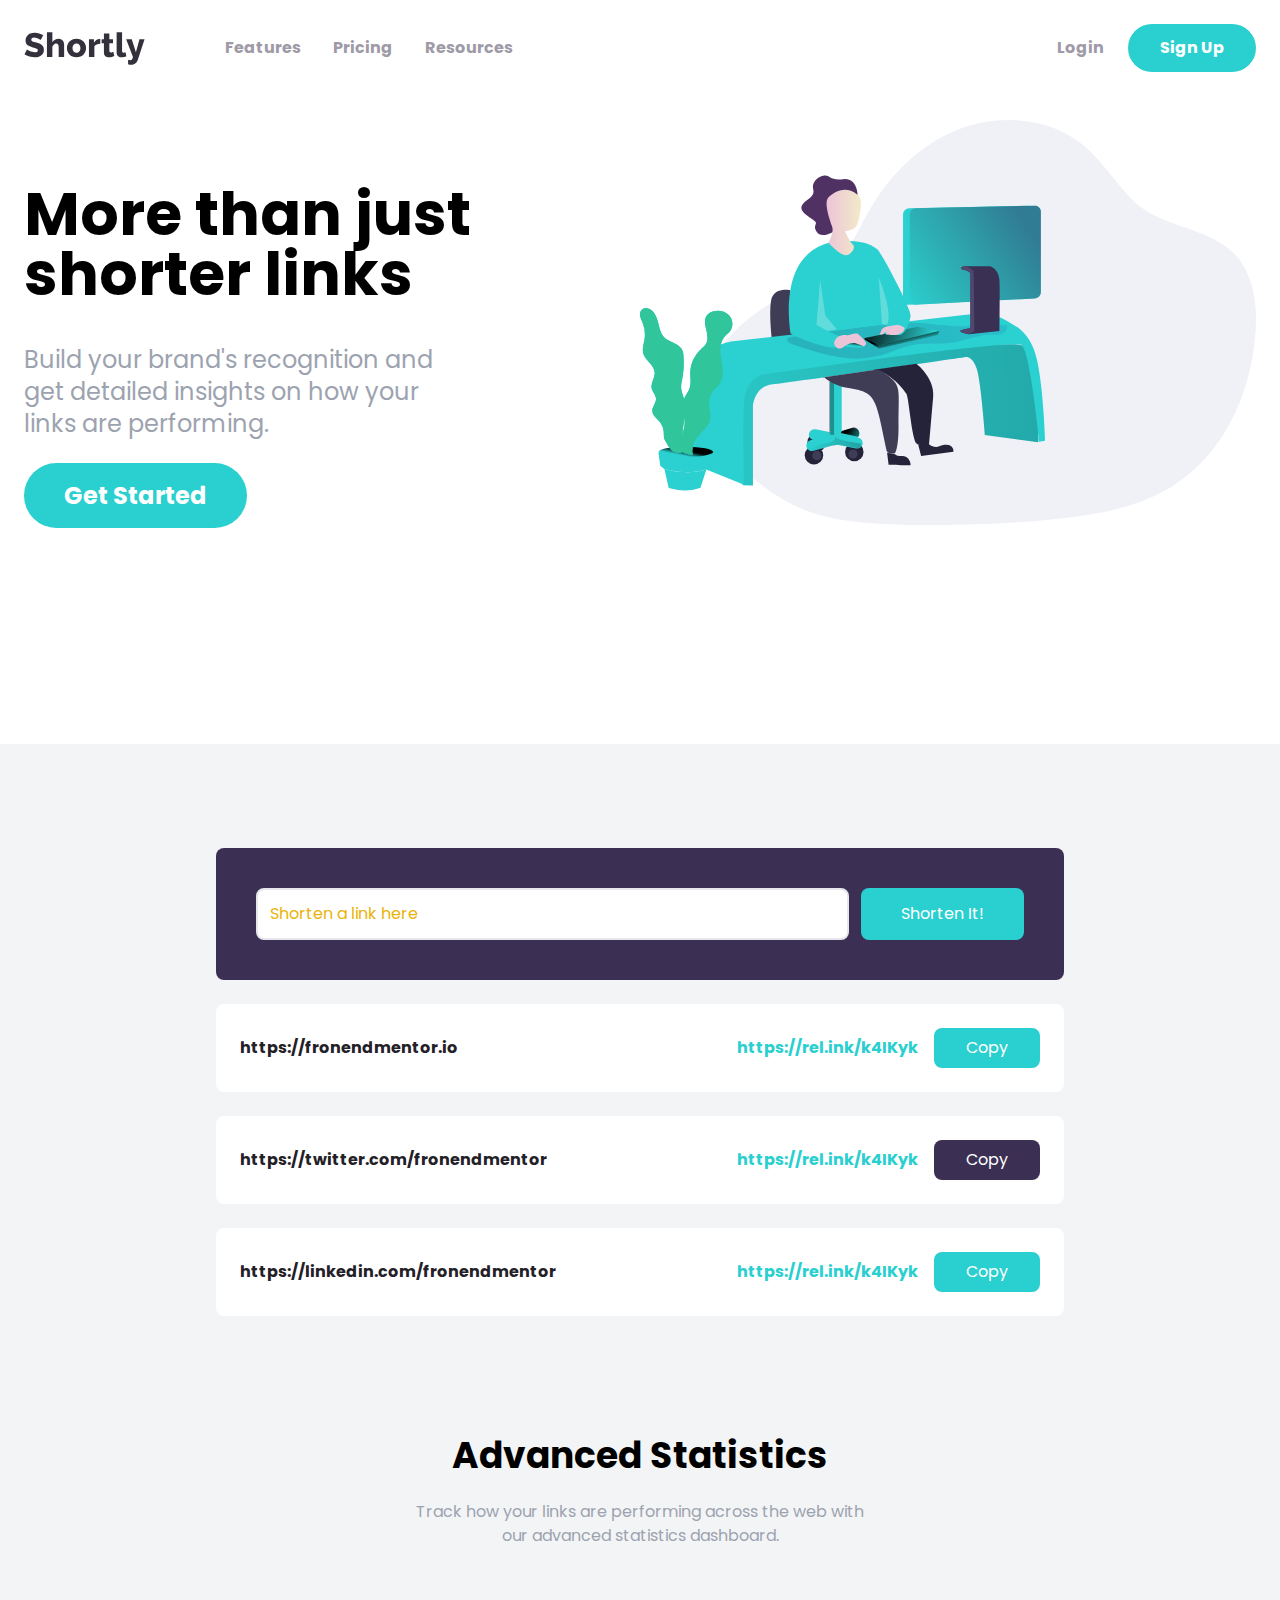
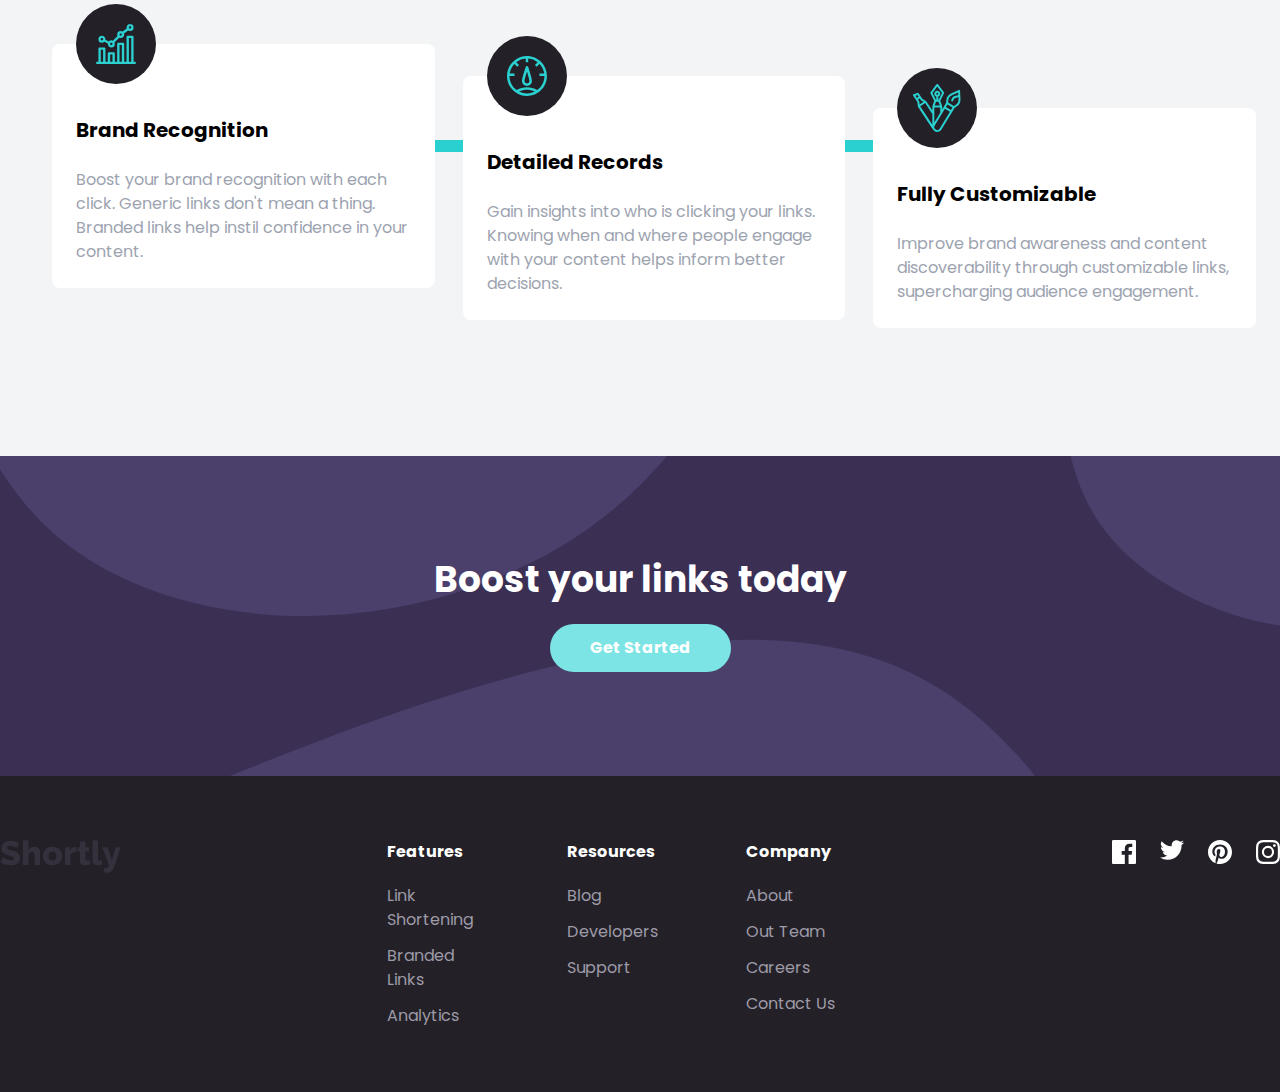
<file: shortly/index.html>
<!DOCTYPE html>
<html lang="en">
  <head>
    <meta charset="UTF-8" />
    <meta http-equiv="X-UA-Compatible" content="IE=edge" />
    <meta name="viewport" content="width=device-width, initial-scale=1.0" />
    <link rel="shortcut icon" type="image/png" href="images/favicon-32x32.png" />
    <link rel="preconnect" href="https://fonts.googleapis.com" />
    <link rel="preconnect" href="https://fonts.gstatic.com" crossorigin />
    <link
      href="https://fonts.googleapis.com/css2?family=Alata&family=Poppins:wght@400;500;700&display=swap"
      rel="stylesheet"
    />
    
    <link rel="stylesheet" href="css/style.css" />
    <script src="js/script.js" defer></script>
    <title>Shortly</title>
  </head>
  <body>
    <!-- Nav Container -->
    <nav class="relative container mx-auto p-6">
      <!-- Flex container for all Items -->
      <div class="flex items-center justify-between">
        <!-- Flex container for Logo / Menu -->
        <div class="flex items-center space-x-20">
          <!-- Logo -->
          <img src="images/logo.svg" alt="" />
          <!-- Left menu -->
          <div class="hidden space-x-8 font-bold lg:flex">
            <a class="text-grayishViolet hover:text-veryDarkViolet">Features</a>
            <a class="text-grayishViolet hover:text-veryDarkViolet">Pricing</a>
            <a class="text-grayishViolet hover:text-veryDarkViolet">Resources</a>  
          </div>  
        </div>
        
        <!-- Right Buttons Menu -->
        <div class="hidden items-center space-x-6 font-bold text-grayishViolet lg:flex">
          <div class="hover:text-veryDarkViolet">Login</div>
          <a href="" class="px-8 py-3 font-bold text-white bg-cyan rounded-full hover:opacity-70">Sign Up</a>
        </div>

        <!-- Hamburger Button-->
        <button 
          id="menu-btn" 
          type="button" 
          class="block hamburger lg:hidden focus:outline-none"
        >
          <span class="hamburger-top"></span>
          <span class="hamburger-middle"></span>
          <span class="hamburger-bottom"></span>
        </button>
      </div> 

      <!-- Mobile menu -->
      <div id="menu" class="absolute hidden p-6 rounded-lg bg-darkViolet left-6 right-6
        top-20 z-100">
        <div class="flex flex-col items-center justify-center w-full space-y-6 font-bold text-white rounded-sm">
          <a href="#" class="w-full text-center">Features</a>
          <a href="#" class="w-full text-center">Pricing</a>
          <a href="#" class="w-full text-center">Resources</a>
          <a href="#" class="w-full pt-6 border-t border-gray-400 text-center">Login</a>
          <a href="#" class="w-full py-3 rounded-full bg-cyan text-center">Sing Up</a>
        </div>
      </div> 
    </nav>

    <!-- Hero Section -->
    <section id="hero">
      <div class="container flex flex-col-reverse mx-auto p-6 lg:flex-row">
        <!-- Content Container -->
        <div class="flex flex-col space-y-10 mb-44 lg:mt-16 xl:mb-52 lg:w-1/2">
          <h1 class="text-5xl font-bold text-center lg:text-6xl lg:max-w-md lg:text-left">
            More than just shorter links
          </h1>
          <p class="text-2xl text-center text-gray-400 lg:max-w-md lg:text-left">
            Build your brand's recognition and get detailed insights on how your
            links are performing.
          </p>
          <div class="mx-auto lg:mx-0">
            <a href="#" class="py-5 px-10 text-2xl font-bold text-white bg-cyan rounded-full
              lg:py-4 hover:opacity-70">Get Started</a>
          </div>
        </div>

        <!-- Image -->
        <div class="mb-24 mx-auto md:w-180 lg:w-1/2 lg:mb-0">
          <img src="images/illustration-working.svg" alt="" />
        </div> 
      </div>
    </section> 

    <!-- Shorten Section -->
    <section id="shorten" class="relative bg-gray-100">
      <!-- Shorten Container -->
      <div class="max-w-4xl mx-auto p-6 space-y-6">
        <!-- Form -->
        <form 
          id="link-form" 
          class="relative flex flex-col w-full p-10 mt-20 space-y-4 bg-darkViolet 
            rounded-lg md:flex-row md:space-y-0 md:space-x-3"
        >
          <input 
            type="text" 
            class="flex-1 p-3 border-2 rounded-lg placeholder-yellow-500 focus:outline-none"
            placeholder="Shorten a link here"
            id="link-input"
          />

          <button class="px-10 py-3 text-white bg-cyan rounded-lg hover:bg-cyanLight focus:outline-none md:py-2">
            Shorten It!
          </button>

          <!-- Error Message -->
          <div id="err-msg" class="absolute left-7 bottom-3 text-red text-sm italic"></div> 
        </form> 

        <!-- Link 1 -->
        <div class="flex flex-col items-center justify-between w-full p-6 bg-white rounded-lg md:flex-row">
          <p class="font-bold text-center text-veryDarkViolet md:text-left">
            https://fronendmentor.io
          </p>

          <div class="flex flex-col items-center justify-end flex-1 space-x-4 space-y-2 md:flex-row md:space-y-0">
            <div class="font-bold text-cyan">
              https://rel.ink/k4IKyk
            </div>
            <button class="p-2 px-8 text-white bg-cyan rounded-lg hover:opacity-70 focus:outline-none">Copy</button>
          </div>
        </div>
        
        <!-- Link 2 -->
        <div class="flex flex-col items-center justify-between w-full p-6 bg-white rounded-lg md:flex-row">
          <p class="font-bold text-center text-veryDarkViolet md:text-left">
            https://twitter.com/fronendmentor
          </p>

          <div class="flex flex-col items-center justify-end flex-1 space-x-4 space-y-2 md:flex-row md:space-y-0">
            <div class="font-bold text-cyan">
              https://rel.ink/k4IKyk
            </div>
            <button class="p-2 px-8 text-white bg-darkViolet rounded-lg hover:opacity-70 focus:outline-none">Copy</button>
          </div>
        </div>

        <!-- Link 1 -->
        <div class="flex flex-col items-center justify-between w-full p-6 bg-white rounded-lg md:flex-row">
          <p class="font-bold text-center text-veryDarkViolet md:text-left">
            https://linkedin.com/fronendmentor
          </p>

          <div class="flex flex-col items-center justify-end flex-1 space-x-4 space-y-2 md:flex-row md:space-y-0">
            <div class="font-bold text-cyan">
              https://rel.ink/k4IKyk
            </div>
            <button class="p-2 px-8 text-white bg-cyan rounded-lg hover:opacity-70 focus:outline-none">Copy</button>
          </div>
        </div>
      </div>
    </section> 

    <!-- Stats Section -->
     <section id="stats" class="py-24 bg-gray-100">
        <div class="container mx-auto px-3">
          <h2 class="text-4xl mb-6 font-bold text-center">
            Advanced Statistics
          </h2>
          <p class="max-w-xs mx-auto text-center text-gray-400 md:max-w-md">
            Track how your links are performing across the web with our advanced
            statistics dashboard.
          </p>
        </div>
     </section>

     <!-- Feature box section -->
     <section id="features" class="pb-32 bg-gray-100">
        <div class="relative container flex flex-col items-start px-6 mx-auto md:flex-row
          md:space-x-7">
          <!-- Horizontal -->
          <div class="hidden absolute top-24 w-10/12 left-16 h-3 bg-cyan md:block"></div> 
          <!-- Vertical Line -->
          <div class="absolute w-2 left-1/2 h-full -ml-1 bg-cyan md:hidden"></div> 

          <!-- Box 1 -->
          <div class="relative flex flex-col p-6 space-y-6 bg-white rounded-lg md:w-1/3">
            <!-- Image Positioning -->
            <div class="absolute -ml-10 left-1/2 -top-10 md:left-16">
              <!-- Image Container -->
              <div class="flex items-center justify-center w-20 h-20 p-4 rounded-full bg-veryDarkViolet">
                <img src="images/icon-brand-recognition.svg" alt="" />
              </div> 
            </div>
            <h5 class="pt-6 text-xl font-bold text-center capitalize md:text-left">Brand Recognition</h5>
            <p class="text-center text-gray-400 md:text-left">
              Boost your brand recognition with each click. Generic links don't
              mean a thing. Branded links help instil confidence in your content.
            </p>
          </div>

          <!-- Box 2 -->
          <div class="relative flex flex-col mt-24 p-6 space-y-6 bg-white rounded-lg md:mt-8 md:w-1/3">
            <!-- Image Positioning -->
            <div class="absolute -ml-10 left-1/2 -top-10 md:left-16">
              <!-- Image Container -->
              <div class="flex items-center justify-center w-20 h-20 p-4 rounded-full bg-veryDarkViolet">
                <img src="images/icon-detailed-records.svg" alt="" />
              </div> 
            </div>
            <h5 class="pt-6 text-xl font-bold text-center capitalize md:text-left">Detailed Records</h5>
            <p class="text-center text-gray-400 md:text-left">
              Gain insights into who is clicking your links. Knowing when and
              where people engage with your content helps inform better decisions.
            </p>
          </div>

          <!-- Box 3 -->
          <div class="relative flex flex-col mt-24 p-6 space-y-6 bg-white rounded-lg md:mt-16 md:w-1/3">
            <!-- Image Positioning -->
            <div class="absolute -ml-10 left-1/2 -top-10 md:left-16">
              <!-- Image Container -->
              <div class="flex items-center justify-center w-20 h-20 p-4 rounded-full bg-veryDarkViolet">
                <img src="images/icon-fully-customizable.svg" alt="" />
              </div> 
            </div>
            <h5 class="pt-6 text-xl font-bold text-center capitalize md:text-left">Fully Customizable</h5>
            <p class="text-center text-gray-400 md:text-left">
              Improve brand awareness and content discoverability through
              customizable links, supercharging audience engagement.
            </p>
          </div>
        </div> 
     </section>

     <!-- CTA Section -->
     <section id="cta" class="py-24 bg-darkViolet">
      <div class="flex flex-col p-2 space-y-6">
        <h5 class="mx-auto space-y-10 text-4xl font-bold text-center text-white">
          Boost your links today
        </h5>
        <button class="px-10 py-5 mx-auto text-2xl font-bold text-white rounded-full bg-cyanLight
          md:text-base md:py-3 focus:outline-none">
          Get Started
        </button>
      </div> 
     </section>

     <!-- Footer -->
     <footer class="py-16 bg-veryDarkViolet">
      <div class="container flex flex-col items-center justify-between mx-auto space-y-16
        md:flex-row md:space-y-0 md:items-start">
        <!-- Logo -->
        <img src="images/logo.svg" alt="" /> 

        <!-- Menus Container -->
        <div class="flex flex-col space-y-16 md:space-x-20 md:flex-row md:space-y-0">
          <!-- Menu 1 -->
          <div class="flex flex-col items-center w-full md:items-start">
            <div class="mb-5 font-bold text-white capitalize">Features</div>
            <div class="flex flex-col items-center space-y-3 md:items-start">
              <a href="#" class="capitalize text-grayishViolet hover:text-cyan">Link Shortening</a>
              <a href="#" class="capitalize text-grayishViolet hover:text-cyan">Branded links</a>
              <a href="#" class="capitalize text-grayishViolet hover:text-cyan">Analytics</a>
            </div>
          </div>
          
          <!-- Menu 2 -->
          <div class="flex flex-col items-center w-full md:items-start">
            <div class="mb-5 font-bold text-white capitalize">Resources</div>
            <div class="flex flex-col items-center space-y-3 md:items-start">
              <a href="#" class="capitalize text-grayishViolet hover:text-cyan">Blog</a>
              <a href="#" class="capitalize text-grayishViolet hover:text-cyan">Developers</a>
              <a href="#" class="capitalize text-grayishViolet hover:text-cyan">Support</a>
            </div>
          </div> 

          <!-- Menu 3 -->
          <div class="flex flex-col items-center w-full md:items-start">
            <div class="mb-5 font-bold text-white capitalize">Company</div>
            <div class="flex flex-col items-center space-y-3 md:items-start">
              <a href="#" class="capitalize text-grayishViolet hover:text-cyan">About</a>
              <a href="#" class="capitalize text-grayishViolet hover:text-cyan">Out Team</a>
              <a href="#" class="capitalize text-grayishViolet hover:text-cyan">Careers</a>
              <a href="#" class="capitalize text-grayishViolet hover:text-cyan">Contact Us</a>
            </div>
          </div> 
        </div> 

        <!-- Social -->
        <div class="flex space-x-6">
          <a href="#">
            <img src="images/icon-facebook.svg" alt="" class="ficon">
          </a>
          <a href="#">
            <img src="images/icon-twitter.svg" alt="" class="ficon">
          </a>
          <a href="#">
            <img src="images/icon-pinterest.svg" alt="" class="ficon">
          </a>
          <a href="#">
            <img src="images/icon-instagram.svg" alt="" class="ficon">
          </a>
        </div> 
      </div>
     </footer> 
  </body>
</html>
</file>
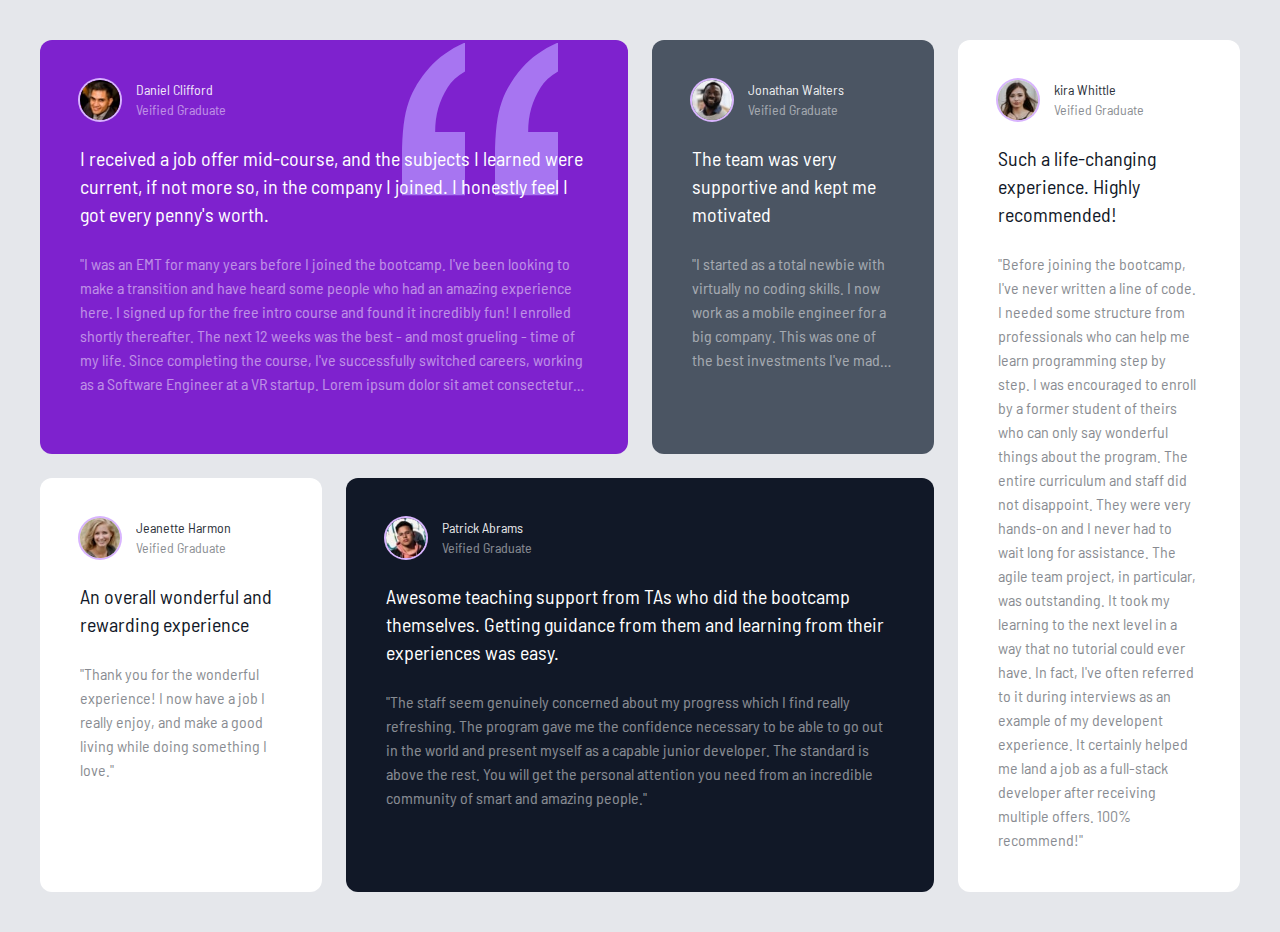
<file: testimonial-grid/index.html>
<!DOCTYPE html>
<html lang="en">
  <head>
    <meta charset="UTF-8" />
    <meta http-equiv="X-UA-Compatible" content="IE=edge" />
    <meta name="viewport" content="width=device-width, initial-scale=1.0" />
    <link rel="preconnect" href="https://fonts.googleapis.com" />
    <link rel="preconnect" href="https://fonts.gstatic.com" crossorigin />
    <link
      href="https://fonts.googleapis.com/css2?family=Alata&family=Barlow+Semi+Condensed:wght@400;500;600&display=swap"
      rel="stylesheet"
    />

    <link rel="stylesheet" href="css/style.css" />
    <title>Testimonial Grid</title>
  </head>
  <body class=" bg-gray-200">
    <!-- Global Container -->
    <div class="container mx-auto max-w-7xl p-2 md:p-10">

      <!-- Grid Container -->
      <div class=" grid gap-6 grid-cols-1 text-white md:grid-cols-4 md:grid-rows-2">

        <!-- Box 1 -->
        <div class="relative p-10 rounded-xl bg-purple-700 md:col-span-2">
          <!-- Quotes Image -->
          <img src="images/bg-pattern-quotation.svg" alt="" class="absolute top-3 right-10 scale-125 md:top-7 md:right-24 md:scale-150">
          <!-- Box Header -->
          <div class="flex z-10 space-x-4">
            <img src="images/image-daniel.jpg" alt="" class="w-10 h-10 rounded-full ring-2 ring-purple-300" />
            <div class="text-sm">
              <h4 class="opacity-90">Daniel Clifford</h4>
              <p class="opacity-50">Veified Graduate</p>
            </div>
          </div>
          <!-- Large Text -->
          <p class="relative z-10 mt-6 text-xl">
            I received a job offer mid-course, and the subjects I learned were
            current, if not more so, in the company I joined. I honestly feel I
            got every penny's worth.
          </p>
          <!-- Small Text -->
          <p class="mt-6 opacity-50 line-clamp-6">
            "I was an EMT for many years before I joined the bootcamp. I've been
            looking to make a transition and have heard some people who had an
            amazing experience here. I signed up for the free intro course and
            found it incredibly fun! I enrolled shortly thereafter. The next 12
            weeks was the best - and most grueling - time of my life. Since
            completing the course, I've successfully switched careers, working
            as a Software Engineer at a VR startup. Lorem ipsum dolor sit amet
            consectetur adipisicing elit. Ratione vero repudiandae, quasi atque
            officiis eum consectetur odio amet dolorem deleniti repellat
            expedita aut sunt laudantium cum itaque nam voluptatum quod! Quo
            totam sequi omnis deserunt? Sit nam molestiae excepturi,
            perspiciatis labore deleniti eum, eligendi quisquam quod sed nobis
            exercitationem tempora! Lorem, ipsum dolor sit amet consectetur adipisicing elit. Ad, voluptates doloribus molestiae laboriosam ipsum vitae recusandae, aperiam asperiores nam accusantium a hic error explicabo assumenda soluta iste? Veritatis tenetur iste quod reprehenderit eaque possimus! Eos, fuga? Aliquam voluptate ipsum quisquam, voluptatum sunt mollitia. Consectetur corrupti laborum officiis ea suscipit perferendis. "
          </p> 
        </div>
        
        <!-- Box 2 -->
        <div class="p-10 rounded-xl bg-gray-600">
          <!-- Box Header -->
          <div class="flex space-x-4">
            <img src="images/image-jonathan.jpg" alt="" class="w-10 h-10 rounded-full ring-2 ring-purple-300" />
            <div class="text-sm">
              <h4 class="opacity-90">Jonathan Walters</h4>
              <p class="opacity-50">Veified Graduate</p>
            </div>
          </div>
          <!-- Large Text -->
          <p class="mt-6 text-xl">
            The team was very supportive and kept me motivated
          </p>
          <!-- Small Text -->
          <p class="mt-6 opacity-50 line-clamp-5">
            "I started as a total newbie with virtually no coding skills. I now
            work as a mobile engineer for a big company. This was one of the
            best investments I've made in myself. Lorem ipsum dolor sit amet
            consectetur adipisicing elit. Atque ipsam veritatis natus illum
            ullam ab, nesciunt rerum nobis, quibusdam ad voluptatum rem
            necessitatibus facere nihil deleniti assumenda vel velit neque quia,
            nisi ipsum laudantium impedit eveniet iste. Pariatur, exercitationem
            consequuntur praesentium a est eum velit quos maiores ipsum facere Lorem ipsum dolor sit, amet consectetur adipisicing elit. Praesentium repellendus odit saepe ducimus sint obcaecati, esse natus tenetur rem voluptates aperiam doloremque quae, quos quasi quidem aliquid sed cumque consequatur. Odio quibusdam labore qui repudiandae voluptatum minus nihil illo, fugit possimus natus impedit, animi maiores quis suscipit consectetur debitis quidem.
            tempora! "
          </p> 
        </div>

        <!-- Box 3 -->
        <div class="hidden p-10 rounded-xl text-gray-900 bg-white md:block md:row-span-2" >
          <!-- Box Header -->
          <div class="flex space-x-4">
            <img src="images/image-kira.jpg" alt="" class="w-10 h-10 rounded-full ring-2 ring-purple-300" />
            <div class="text-sm">
              <h4 class="opacity-90">kira Whittle</h4>
              <p class="opacity-50">Veified Graduate</p>
            </div>
          </div>
          <!-- Large Text -->
          <p class="mt-6 text-xl">
            Such a life-changing experience. Highly recommended!
          </p>
          <!-- Small Text -->
          <p class="mt-6 opacity-50">
            "Before joining the bootcamp, I've never written a line of code. I
            needed some structure from professionals who can help me learn
            programming step by step. I was encouraged to enroll by a former
            student of theirs who can only say wonderful things about the
            program. The entire curriculum and staff did not disappoint. They
            were very hands-on and I never had to wait long for assistance. The
            agile team project, in particular, was outstanding. It took my
            learning to the next level in a way that no tutorial could ever
            have. In fact, I've often referred to it during interviews as an
            example of my developent experience. It certainly helped me land a
            job as a full-stack developer after receiving multiple offers. 100%
            recommend!"
          </p> 
        </div>

        <!-- Box 4 -->
        <div class="p-10 rounded-xl text-gray-900 bg-white">
          <!-- Box Header -->
          <div class="flex space-x-4">
            <img src="images/image-jeanette.jpg" alt="" class="w-10 h-10 rounded-full ring-2 ring-purple-300" />
            <div class="text-sm">
              <h4 class="opacity-90">Jeanette Harmon</h4>
              <p class="opacity-50">Veified Graduate</p>
            </div>
          </div>
          <!-- Large Text -->
          <p class="mt-6 text-xl">
            An overall wonderful and rewarding experience
          </p>
          <!-- Small Text -->
          <p class="mt-6 opacity-50">
            "Thank you for the wonderful experience! I now have a job I really
            enjoy, and make a good living while doing something I love."
          </p> 
        </div>

        <!-- Box 5 -->
        <div class="p-10 rounded-xl bg-gray-900 md:col-span-2">
          <!-- Box Header -->
          <div class="flex space-x-4">
            <img src="images/image-patrick.jpg" alt="" class="w-10 h-10 rounded-full ring-2 ring-purple-300" />
            <div class="text-sm">
              <h4 class="opacity-90">Patrick Abrams</h4>
              <p class="opacity-50">Veified Graduate</p>
            </div>
          </div>
          <!-- Large Text -->
          <p class="mt-6 text-xl">
            Awesome teaching support from TAs who did the bootcamp themselves.
            Getting guidance from them and learning from their experiences was
            easy.
          </p>
          <!-- Small Text -->
          <p class="mt-6 opacity-50">
           "The staff seem genuinely concerned about my progress which I find
            really refreshing. The program gave me the confidence necessary to
            be able to go out in the world and present myself as a capable
            junior developer. The standard is above the rest. You will get the
            personal attention you need from an incredible community of smart
            and amazing people."
          </p> 
        </div>

        <!-- Box 6 -->
        <div class="p-10 rounded-xl text-gray-900 bg-white md:hidden">
          <!-- Box Header -->
          <div class="flex space-x-4">
            <img src="images/image-kira.jpg" alt="" class="w-10 h-10 rounded-full ring-2 ring-purple-300" />
            <div class="text-sm">
              <h4 class="opacity-90">kira Whittle</h4>
              <p class="opacity-50">Veified Graduate</p>
            </div>
          </div>
          <!-- Large Text -->
          <p class="mt-6 text-xl">
            Such a life-changing experience. Highly recommended!
          </p>
          <!-- Small Text -->
          <p class="mt-6 opacity-50">
            "Before joining the bootcamp, I've never written a line of code. I
            needed some structure from professionals who can help me learn
            programming step by step. I was encouraged to enroll by a former
            student of theirs who can only say wonderful things about the
            program. The entire curriculum and staff did not disappoint. They
            were very hands-on and I never had to wait long for assistance. The
            agile team project, in particular, was outstanding. It took my
            learning to the next level in a way that no tutorial could ever
            have. In fact, I've often referred to it during interviews as an
            example of my developent experience. It certainly helped me land a
            job as a full-stack developer after receiving multiple offers. 100%
            recommend!"
          </p> 
        </div>
      </div> 

    </div>

  </body>
</html>
</file>
<file: bookmark/css/style.css>
/*
! tailwindcss v3.0.24 | MIT License | https://tailwindcss.com
*/

/*
1. Prevent padding and border from affecting element width. (https://github.com/mozdevs/cssremedy/issues/4)
2. Allow adding a border to an element by just adding a border-width. (https://github.com/tailwindcss/tailwindcss/pull/116)
*/

*,
::before,
::after {
  box-sizing: border-box;
  /* 1 */
  border-width: 0;
  /* 2 */
  border-style: solid;
  /* 2 */
  border-color: #e5e7eb;
  /* 2 */
}

::before,
::after {
  --tw-content: '';
}

/*
1. Use a consistent sensible line-height in all browsers.
2. Prevent adjustments of font size after orientation changes in iOS.
3. Use a more readable tab size.
4. Use the user's configured `sans` font-family by default.
*/

html {
  line-height: 1.5;
  /* 1 */
  -webkit-text-size-adjust: 100%;
  /* 2 */
  -moz-tab-size: 4;
  /* 3 */
  -o-tab-size: 4;
     tab-size: 4;
  /* 3 */
  font-family: Rubik, sans-serif;
  /* 4 */
}

/*
1. Remove the margin in all browsers.
2. Inherit line-height from `html` so users can set them as a class directly on the `html` element.
*/

body {
  margin: 0;
  /* 1 */
  line-height: inherit;
  /* 2 */
}

/*
1. Add the correct height in Firefox.
2. Correct the inheritance of border color in Firefox. (https://bugzilla.mozilla.org/show_bug.cgi?id=190655)
3. Ensure horizontal rules are visible by default.
*/

hr {
  height: 0;
  /* 1 */
  color: inherit;
  /* 2 */
  border-top-width: 1px;
  /* 3 */
}

/*
Add the correct text decoration in Chrome, Edge, and Safari.
*/

abbr:where([title]) {
  -webkit-text-decoration: underline dotted;
          text-decoration: underline dotted;
}

/*
Remove the default font size and weight for headings.
*/

h1,
h2,
h3,
h4,
h5,
h6 {
  font-size: inherit;
  font-weight: inherit;
}

/*
Reset links to optimize for opt-in styling instead of opt-out.
*/

a {
  color: inherit;
  text-decoration: inherit;
}

/*
Add the correct font weight in Edge and Safari.
*/

b,
strong {
  font-weight: bolder;
}

/*
1. Use the user's configured `mono` font family by default.
2. Correct the odd `em` font sizing in all browsers.
*/

code,
kbd,
samp,
pre {
  font-family: ui-monospace, SFMono-Regular, Menlo, Monaco, Consolas, "Liberation Mono", "Courier New", monospace;
  /* 1 */
  font-size: 1em;
  /* 2 */
}

/*
Add the correct font size in all browsers.
*/

small {
  font-size: 80%;
}

/*
Prevent `sub` and `sup` elements from affecting the line height in all browsers.
*/

sub,
sup {
  font-size: 75%;
  line-height: 0;
  position: relative;
  vertical-align: baseline;
}

sub {
  bottom: -0.25em;
}

sup {
  top: -0.5em;
}

/*
1. Remove text indentation from table contents in Chrome and Safari. (https://bugs.chromium.org/p/chromium/issues/detail?id=999088, https://bugs.webkit.org/show_bug.cgi?id=201297)
2. Correct table border color inheritance in all Chrome and Safari. (https://bugs.chromium.org/p/chromium/issues/detail?id=935729, https://bugs.webkit.org/show_bug.cgi?id=195016)
3. Remove gaps between table borders by default.
*/

table {
  text-indent: 0;
  /* 1 */
  border-color: inherit;
  /* 2 */
  border-collapse: collapse;
  /* 3 */
}

/*
1. Change the font styles in all browsers.
2. Remove the margin in Firefox and Safari.
3. Remove default padding in all browsers.
*/

button,
input,
optgroup,
select,
textarea {
  font-family: inherit;
  /* 1 */
  font-size: 100%;
  /* 1 */
  line-height: inherit;
  /* 1 */
  color: inherit;
  /* 1 */
  margin: 0;
  /* 2 */
  padding: 0;
  /* 3 */
}

/*
Remove the inheritance of text transform in Edge and Firefox.
*/

button,
select {
  text-transform: none;
}

/*
1. Correct the inability to style clickable types in iOS and Safari.
2. Remove default button styles.
*/

button,
[type='button'],
[type='reset'],
[type='submit'] {
  -webkit-appearance: button;
  /* 1 */
  background-color: transparent;
  /* 2 */
  background-image: none;
  /* 2 */
}

/*
Use the modern Firefox focus style for all focusable elements.
*/

:-moz-focusring {
  outline: auto;
}

/*
Remove the additional `:invalid` styles in Firefox. (https://github.com/mozilla/gecko-dev/blob/2f9eacd9d3d995c937b4251a5557d95d494c9be1/layout/style/res/forms.css#L728-L737)
*/

:-moz-ui-invalid {
  box-shadow: none;
}

/*
Add the correct vertical alignment in Chrome and Firefox.
*/

progress {
  vertical-align: baseline;
}

/*
Correct the cursor style of increment and decrement buttons in Safari.
*/

::-webkit-inner-spin-button,
::-webkit-outer-spin-button {
  height: auto;
}

/*
1. Correct the odd appearance in Chrome and Safari.
2. Correct the outline style in Safari.
*/

[type='search'] {
  -webkit-appearance: textfield;
  /* 1 */
  outline-offset: -2px;
  /* 2 */
}

/*
Remove the inner padding in Chrome and Safari on macOS.
*/

::-webkit-search-decoration {
  -webkit-appearance: none;
}

/*
1. Correct the inability to style clickable types in iOS and Safari.
2. Change font properties to `inherit` in Safari.
*/

::-webkit-file-upload-button {
  -webkit-appearance: button;
  /* 1 */
  font: inherit;
  /* 2 */
}

/*
Add the correct display in Chrome and Safari.
*/

summary {
  display: list-item;
}

/*
Removes the default spacing and border for appropriate elements.
*/

blockquote,
dl,
dd,
h1,
h2,
h3,
h4,
h5,
h6,
hr,
figure,
p,
pre {
  margin: 0;
}

fieldset {
  margin: 0;
  padding: 0;
}

legend {
  padding: 0;
}

ol,
ul,
menu {
  list-style: none;
  margin: 0;
  padding: 0;
}

/*
Prevent resizing textareas horizontally by default.
*/

textarea {
  resize: vertical;
}

/*
1. Reset the default placeholder opacity in Firefox. (https://github.com/tailwindlabs/tailwindcss/issues/3300)
2. Set the default placeholder color to the user's configured gray 400 color.
*/

input::-moz-placeholder, textarea::-moz-placeholder {
  opacity: 1;
  /* 1 */
  color: #9ca3af;
  /* 2 */
}

input:-ms-input-placeholder, textarea:-ms-input-placeholder {
  opacity: 1;
  /* 1 */
  color: #9ca3af;
  /* 2 */
}

input::placeholder,
textarea::placeholder {
  opacity: 1;
  /* 1 */
  color: #9ca3af;
  /* 2 */
}

/*
Set the default cursor for buttons.
*/

button,
[role="button"] {
  cursor: pointer;
}

/*
Make sure disabled buttons don't get the pointer cursor.
*/

:disabled {
  cursor: default;
}

/*
1. Make replaced elements `display: block` by default. (https://github.com/mozdevs/cssremedy/issues/14)
2. Add `vertical-align: middle` to align replaced elements more sensibly by default. (https://github.com/jensimmons/cssremedy/issues/14#issuecomment-634934210)
   This can trigger a poorly considered lint error in some tools but is included by design.
*/

img,
svg,
video,
canvas,
audio,
iframe,
embed,
object {
  display: block;
  /* 1 */
  vertical-align: middle;
  /* 2 */
}

/*
Constrain images and videos to the parent width and preserve their intrinsic aspect ratio. (https://github.com/mozdevs/cssremedy/issues/14)
*/

img,
video {
  max-width: 100%;
  height: auto;
}

/*
Ensure the default browser behavior of the `hidden` attribute.
*/

[hidden] {
  display: none;
}

*, ::before, ::after {
  --tw-translate-x: 0;
  --tw-translate-y: 0;
  --tw-rotate: 0;
  --tw-skew-x: 0;
  --tw-skew-y: 0;
  --tw-scale-x: 1;
  --tw-scale-y: 1;
  --tw-pan-x:  ;
  --tw-pan-y:  ;
  --tw-pinch-zoom:  ;
  --tw-scroll-snap-strictness: proximity;
  --tw-ordinal:  ;
  --tw-slashed-zero:  ;
  --tw-numeric-figure:  ;
  --tw-numeric-spacing:  ;
  --tw-numeric-fraction:  ;
  --tw-ring-inset:  ;
  --tw-ring-offset-width: 0px;
  --tw-ring-offset-color: #fff;
  --tw-ring-color: rgb(59 130 246 / 0.5);
  --tw-ring-offset-shadow: 0 0 #0000;
  --tw-ring-shadow: 0 0 #0000;
  --tw-shadow: 0 0 #0000;
  --tw-shadow-colored: 0 0 #0000;
  --tw-blur:  ;
  --tw-brightness:  ;
  --tw-contrast:  ;
  --tw-grayscale:  ;
  --tw-hue-rotate:  ;
  --tw-invert:  ;
  --tw-saturate:  ;
  --tw-sepia:  ;
  --tw-drop-shadow:  ;
  --tw-backdrop-blur:  ;
  --tw-backdrop-brightness:  ;
  --tw-backdrop-contrast:  ;
  --tw-backdrop-grayscale:  ;
  --tw-backdrop-hue-rotate:  ;
  --tw-backdrop-invert:  ;
  --tw-backdrop-opacity:  ;
  --tw-backdrop-saturate:  ;
  --tw-backdrop-sepia:  ;
}

.container {
  width: 100%;
}

@media (min-width: 480px) {
  .container {
    max-width: 480px;
  }
}

@media (min-width: 768px) {
  .container {
    max-width: 768px;
  }
}

@media (min-width: 1020px) {
  .container {
    max-width: 1020px;
  }
}

@media (min-width: 1440px) {
  .container {
    max-width: 1440px;
  }
}

.fixed {
  position: fixed;
}

.relative {
  position: relative;
}

.inset-0 {
  top: 0px;
  right: 0px;
  bottom: 0px;
  left: 0px;
}

.z-30 {
  z-index: 30;
}

.z-10 {
  z-index: 10;
}

.z-20 {
  z-index: 20;
}

.m-8 {
  margin: 2rem;
}

.mx-auto {
  margin-left: auto;
  margin-right: auto;
}

.my-6 {
  margin-top: 1.5rem;
  margin-bottom: 1.5rem;
}

.mt-16 {
  margin-top: 4rem;
}

.mb-6 {
  margin-bottom: 1.5rem;
}

.mb-32 {
  margin-bottom: 8rem;
}

.mt-12 {
  margin-top: 3rem;
}

.mt-32 {
  margin-top: 8rem;
}

.mt-4 {
  margin-top: 1rem;
}

.mt-14 {
  margin-top: 3.5rem;
}

.mb-4 {
  margin-bottom: 1rem;
}

.mb-1 {
  margin-bottom: 0.25rem;
}

.block {
  display: block;
}

.flex {
  display: flex;
}

.inline-flex {
  display: inline-flex;
}

.hidden {
  display: none;
}

.h-6 {
  height: 1.5rem;
}

.h-full {
  height: 100%;
}

.max-h-0 {
  max-height: 0px;
}

.min-h-screen {
  min-height: 100vh;
}

.w-full {
  width: 100%;
}

.max-w-md {
  max-width: 28rem;
}

.max-w-xl {
  max-width: 36rem;
}

.max-w-lg {
  max-width: 32rem;
}

.max-w-5xl {
  max-width: 64rem;
}

.max-w-2xl {
  max-width: 42rem;
}

.flex-1 {
  flex: 1 1 0%;
}

.transform {
  transform: translate(var(--tw-translate-x), var(--tw-translate-y)) rotate(var(--tw-rotate)) skewX(var(--tw-skew-x)) skewY(var(--tw-skew-y)) scaleX(var(--tw-scale-x)) scaleY(var(--tw-scale-y));
}

.cursor-pointer {
  cursor: pointer;
}

.flex-col {
  flex-direction: column;
}

.flex-col-reverse {
  flex-direction: column-reverse;
}

.items-start {
  align-items: flex-start;
}

.items-center {
  align-items: center;
}

.justify-center {
  justify-content: center;
}

.justify-between {
  justify-content: space-between;
}

.space-x-20 > :not([hidden]) ~ :not([hidden]) {
  --tw-space-x-reverse: 0;
  margin-right: calc(5rem * var(--tw-space-x-reverse));
  margin-left: calc(5rem * calc(1 - var(--tw-space-x-reverse)));
}

.space-x-10 > :not([hidden]) ~ :not([hidden]) {
  --tw-space-x-reverse: 0;
  margin-right: calc(2.5rem * var(--tw-space-x-reverse));
  margin-left: calc(2.5rem * calc(1 - var(--tw-space-x-reverse)));
}

.space-y-10 > :not([hidden]) ~ :not([hidden]) {
  --tw-space-y-reverse: 0;
  margin-top: calc(2.5rem * calc(1 - var(--tw-space-y-reverse)));
  margin-bottom: calc(2.5rem * var(--tw-space-y-reverse));
}

.space-x-4 > :not([hidden]) ~ :not([hidden]) {
  --tw-space-x-reverse: 0;
  margin-right: calc(1rem * var(--tw-space-x-reverse));
  margin-left: calc(1rem * calc(1 - var(--tw-space-x-reverse)));
}

.space-y-8 > :not([hidden]) ~ :not([hidden]) {
  --tw-space-y-reverse: 0;
  margin-top: calc(2rem * calc(1 - var(--tw-space-y-reverse)));
  margin-bottom: calc(2rem * var(--tw-space-y-reverse));
}

.space-y-4 > :not([hidden]) ~ :not([hidden]) {
  --tw-space-y-reverse: 0;
  margin-top: calc(1rem * calc(1 - var(--tw-space-y-reverse)));
  margin-bottom: calc(1rem * var(--tw-space-y-reverse));
}

.space-y-6 > :not([hidden]) ~ :not([hidden]) {
  --tw-space-y-reverse: 0;
  margin-top: calc(1.5rem * calc(1 - var(--tw-space-y-reverse)));
  margin-bottom: calc(1.5rem * var(--tw-space-y-reverse));
}

.space-y-16 > :not([hidden]) ~ :not([hidden]) {
  --tw-space-y-reverse: 0;
  margin-top: calc(4rem * calc(1 - var(--tw-space-y-reverse)));
  margin-bottom: calc(4rem * var(--tw-space-y-reverse));
}

.divide-y > :not([hidden]) ~ :not([hidden]) {
  --tw-divide-y-reverse: 0;
  border-top-width: calc(1px * calc(1 - var(--tw-divide-y-reverse)));
  border-bottom-width: calc(1px * var(--tw-divide-y-reverse));
}

.divide-gray-500 > :not([hidden]) ~ :not([hidden]) {
  --tw-divide-opacity: 1;
  border-color: rgb(107 114 128 / var(--tw-divide-opacity));
}

.self-end {
  align-self: flex-end;
}

.overflow-hidden {
  overflow: hidden;
}

.overflow-x-hidden {
  overflow-x: hidden;
}

.overflow-x-visible {
  overflow-x: visible;
}

.scroll-smooth {
  scroll-behavior: smooth;
}

.rounded-lg {
  border-radius: 0.5rem;
}

.rounded {
  border-radius: 0.25rem;
}

.border-2 {
  border-width: 2px;
}

.border-b {
  border-bottom-width: 1px;
}

.border-b-4 {
  border-bottom-width: 4px;
}

.border-softRed {
  --tw-border-opacity: 1;
  border-color: hsl(0 94% 66% / var(--tw-border-opacity));
}

.border-softBlue {
  --tw-border-opacity: 1;
  border-color: hsl(231 69% 60% / var(--tw-border-opacity));
}

.border-gray-300 {
  --tw-border-opacity: 1;
  border-color: rgb(209 213 219 / var(--tw-border-opacity));
}

.border-white {
  --tw-border-opacity: 1;
  border-color: rgb(255 255 255 / var(--tw-border-opacity));
}

.bg-softRed {
  --tw-bg-opacity: 1;
  background-color: hsl(0 94% 66% / var(--tw-bg-opacity));
}

.bg-softBlue {
  --tw-bg-opacity: 1;
  background-color: hsl(231 69% 60% / var(--tw-bg-opacity));
}

.bg-gray-300 {
  --tw-bg-opacity: 1;
  background-color: rgb(209 213 219 / var(--tw-bg-opacity));
}

.bg-veryDarkBlue {
  --tw-bg-opacity: 1;
  background-color: hsl(229 31% 21% / var(--tw-bg-opacity));
}

.bg-dots {
  background-image: url('../images/bg-dots.svg');
}

.bg-repeat-x {
  background-repeat: repeat-x;
}

.p-6 {
  padding: 1.5rem;
}

.p-4 {
  padding: 1rem;
}

.px-8 {
  padding-left: 2rem;
  padding-right: 2rem;
}

.py-2 {
  padding-top: 0.5rem;
  padding-bottom: 0.5rem;
}

.px-6 {
  padding-left: 1.5rem;
  padding-right: 1.5rem;
}

.py-5 {
  padding-top: 1.25rem;
  padding-bottom: 1.25rem;
}

.py-3 {
  padding-top: 0.75rem;
  padding-bottom: 0.75rem;
}

.py-32 {
  padding-top: 8rem;
  padding-bottom: 8rem;
}

.px-10 {
  padding-left: 2.5rem;
  padding-right: 2.5rem;
}

.py-6 {
  padding-top: 1.5rem;
  padding-bottom: 1.5rem;
}

.py-1 {
  padding-top: 0.25rem;
  padding-bottom: 0.25rem;
}

.py-24 {
  padding-top: 6rem;
  padding-bottom: 6rem;
}

.px-3 {
  padding-left: 0.75rem;
  padding-right: 0.75rem;
}

.py-16 {
  padding-top: 4rem;
  padding-bottom: 4rem;
}

.pt-6 {
  padding-top: 1.5rem;
}

.pt-3 {
  padding-top: 0.75rem;
}

.pb-2 {
  padding-bottom: 0.5rem;
}

.pt-24 {
  padding-top: 6rem;
}

.pb-4 {
  padding-bottom: 1rem;
}

.text-center {
  text-align: center;
}

.text-justify {
  text-align: justify;
}

.text-3xl {
  font-size: 1.875rem;
  line-height: 2.25rem;
}

.text-lg {
  font-size: 1.125rem;
  line-height: 1.75rem;
}

.text-sm {
  font-size: 0.875rem;
  line-height: 1.25rem;
}

.text-4xl {
  font-size: 2.25rem;
  line-height: 2.5rem;
}

.text-xl {
  font-size: 1.25rem;
  line-height: 1.75rem;
}

.text-base {
  font-size: 1rem;
  line-height: 1.5rem;
}

.font-semibold {
  font-weight: 600;
}

.font-bold {
  font-weight: 700;
}

.uppercase {
  text-transform: uppercase;
}

.capitalize {
  text-transform: capitalize;
}

.tracking-widest {
  letter-spacing: 0.1em;
}

.text-grayishBlue {
  --tw-text-opacity: 1;
  color: hsl(229 8% 60% / var(--tw-text-opacity));
}

.text-white {
  --tw-text-opacity: 1;
  color: rgb(255 255 255 / var(--tw-text-opacity));
}

.text-gray-400 {
  --tw-text-opacity: 1;
  color: rgb(156 163 175 / var(--tw-text-opacity));
}

.text-black {
  --tw-text-opacity: 1;
  color: rgb(0 0 0 / var(--tw-text-opacity));
}

.text-gray-600 {
  --tw-text-opacity: 1;
  color: rgb(75 85 99 / var(--tw-text-opacity));
}

.text-gray-500 {
  --tw-text-opacity: 1;
  color: rgb(107 114 128 / var(--tw-text-opacity));
}

.opacity-90 {
  opacity: 0.9;
}

.shadow-md {
  --tw-shadow: 0 4px 6px -1px rgb(0 0 0 / 0.1), 0 2px 4px -2px rgb(0 0 0 / 0.1);
  --tw-shadow-colored: 0 4px 6px -1px var(--tw-shadow-color), 0 2px 4px -2px var(--tw-shadow-color);
  box-shadow: var(--tw-ring-offset-shadow, 0 0 #0000), var(--tw-ring-shadow, 0 0 #0000), var(--tw-shadow);
}

.shadow-lg {
  --tw-shadow: 0 10px 15px -3px rgb(0 0 0 / 0.1), 0 4px 6px -4px rgb(0 0 0 / 0.1);
  --tw-shadow-colored: 0 10px 15px -3px var(--tw-shadow-color), 0 4px 6px -4px var(--tw-shadow-color);
  box-shadow: var(--tw-ring-offset-shadow, 0 0 #0000), var(--tw-ring-shadow, 0 0 #0000), var(--tw-shadow);
}

.outline-none {
  outline: 2px solid transparent;
  outline-offset: 2px;
}

.transition {
  transition-property: color, background-color, border-color, fill, stroke, opacity, box-shadow, transform, filter, -webkit-text-decoration-color, -webkit-backdrop-filter;
  transition-property: color, background-color, border-color, text-decoration-color, fill, stroke, opacity, box-shadow, transform, filter, backdrop-filter;
  transition-property: color, background-color, border-color, text-decoration-color, fill, stroke, opacity, box-shadow, transform, filter, backdrop-filter, -webkit-text-decoration-color, -webkit-backdrop-filter;
  transition-timing-function: cubic-bezier(0.4, 0, 0.2, 1);
  transition-duration: 150ms;
}

.duration-200 {
  transition-duration: 200ms;
}

.duration-500 {
  transition-duration: 500ms;
}

@media (min-width: 1020px) {
  .bg-hero {
    width: 2000px;
    height: 300px;
    left: 30%;
    position: absolute;
    top: 13rem;
    border-top-left-radius: 9999px;
    border-bottom-left-radius: 9999px;
    --tw-bg-opacity: 1;
    background-color: hsl(231 69% 60% / var(--tw-bg-opacity));
  }

  .bg-tabs {
    width: 2000px;
    height: 300px;
    right: 60%;
    position: absolute;
    top: 15rem;
    border-top-right-radius: 9999px;
    border-bottom-right-radius: 9999px;
    --tw-bg-opacity: 1;
    background-color: hsl(231 69% 60% / var(--tw-bg-opacity));
  }
}

.ficon:hover {
  filter: invert(53%) sepia(38%) saturate(3303%) hue-rotate(326deg)
    brightness(101%) contrast(96%);
}

/* HAMBURGER MENU */

.hamburger {
  cursor: pointer;
  width: 24px;
  height: 24px;
  transition: all 0.25s;
  position: relative;
}

.hamburger-top,
.hamburger-middle,
.hamburger-bottom {
  content: '';
  position: absolute;
  width: 24px;
  height: 3px;
  top: 0;
  left: 0;
  background: #000;
  transform: rotate(0);
  transition: all 0.5s;
}

.hamburger-middle {
  transform: translateY(7px);
}

.hamburger-bottom {
  transform: translateY(14px);
  background: #000;
}

.open {
  transform: rotate(90deg);
  transform: translateY(0px);
  position: fixed;
  top: 50px;
  right: 25px;
}

.open .hamburger-top {
  transform: rotate(45deg) translateY(6px) translateX(6px);
  background-color: #fff;
}

.open .hamburger-middle {
  display: none;
}

.open .hamburger-bottom {
  transform: rotate(-45deg) translateY(6px) translateX(-6px);
  background-color: #fff;
}

.hover\:border-2:hover {
  border-width: 2px;
}

.hover\:border-softBlue:hover {
  --tw-border-opacity: 1;
  border-color: hsl(231 69% 60% / var(--tw-border-opacity));
}

.hover\:bg-white:hover {
  --tw-bg-opacity: 1;
  background-color: rgb(255 255 255 / var(--tw-bg-opacity));
}

.hover\:text-softRed:hover {
  --tw-text-opacity: 1;
  color: hsl(0 94% 66% / var(--tw-text-opacity));
}

.hover\:text-softBlue:hover {
  --tw-text-opacity: 1;
  color: hsl(231 69% 60% / var(--tw-text-opacity));
}

.hover\:text-gray-600:hover {
  --tw-text-opacity: 1;
  color: rgb(75 85 99 / var(--tw-text-opacity));
}

.hover\:opacity-90:hover {
  opacity: 0.9;
}

.focus\:outline-none:focus {
  outline: 2px solid transparent;
  outline-offset: 2px;
}

.group:hover .group-hover\:text-red-500 {
  --tw-text-opacity: 1;
  color: rgb(239 68 68 / var(--tw-text-opacity));
}

.group:focus .group-focus\:max-h-screen {
  max-height: 100vh;
}

.group:focus .group-focus\:-rotate-180 {
  --tw-rotate: -180deg;
  transform: translate(var(--tw-translate-x), var(--tw-translate-y)) rotate(var(--tw-rotate)) skewX(var(--tw-skew-x)) skewY(var(--tw-skew-y)) scaleX(var(--tw-scale-x)) scaleY(var(--tw-scale-y));
}

.group:focus .group-focus\:text-red-500 {
  --tw-text-opacity: 1;
  color: rgb(239 68 68 / var(--tw-text-opacity));
}

@media (min-width: 768px) {
  .md\:mx-0 {
    margin-left: 0px;
    margin-right: 0px;
  }

  .md\:mt-0 {
    margin-top: 0px;
  }

  .md\:mt-8 {
    margin-top: 2rem;
  }

  .md\:mt-16 {
    margin-top: 4rem;
  }

  .md\:mr-3 {
    margin-right: 0.75rem;
  }

  .md\:mb-0 {
    margin-bottom: 0px;
  }

  .md\:flex {
    display: flex;
  }

  .md\:inline-flex {
    display: inline-flex;
  }

  .md\:hidden {
    display: none;
  }

  .md\:w-1\/3 {
    width: 33.333333%;
  }

  .md\:w-1\/2 {
    width: 50%;
  }

  .md\:flex-row {
    flex-direction: row;
  }

  .md\:space-x-10 > :not([hidden]) ~ :not([hidden]) {
    --tw-space-x-reverse: 0;
    margin-right: calc(2.5rem * var(--tw-space-x-reverse));
    margin-left: calc(2.5rem * calc(1 - var(--tw-space-x-reverse)));
  }

  .md\:space-x-7 > :not([hidden]) ~ :not([hidden]) {
    --tw-space-x-reverse: 0;
    margin-right: calc(1.75rem * var(--tw-space-x-reverse));
    margin-left: calc(1.75rem * calc(1 - var(--tw-space-x-reverse)));
  }

  .md\:space-y-0 > :not([hidden]) ~ :not([hidden]) {
    --tw-space-y-reverse: 0;
    margin-top: calc(0px * calc(1 - var(--tw-space-y-reverse)));
    margin-bottom: calc(0px * var(--tw-space-y-reverse));
  }

  .md\:space-x-4 > :not([hidden]) ~ :not([hidden]) {
    --tw-space-x-reverse: 0;
    margin-right: calc(1rem * var(--tw-space-x-reverse));
    margin-left: calc(1rem * calc(1 - var(--tw-space-x-reverse)));
  }

  .md\:space-x-14 > :not([hidden]) ~ :not([hidden]) {
    --tw-space-x-reverse: 0;
    margin-right: calc(3.5rem * var(--tw-space-x-reverse));
    margin-left: calc(3.5rem * calc(1 - var(--tw-space-x-reverse)));
  }

  .md\:border-b-0 {
    border-bottom-width: 0px;
  }

  .md\:px-6 {
    padding-left: 1.5rem;
    padding-right: 1.5rem;
  }

  .md\:px-0 {
    padding-left: 0px;
    padding-right: 0px;
  }

  .md\:text-left {
    text-align: left;
  }

  .md\:text-base {
    font-size: 1rem;
    line-height: 1.5rem;
  }

  .md\:text-4xl {
    font-size: 2.25rem;
    line-height: 2.5rem;
  }
}

@media (min-width: 1020px) {
  .lg\:top-24 {
    top: 6rem;
  }

  .lg\:mx-0 {
    margin-left: 0px;
    margin-right: 0px;
  }

  .lg\:mb-0 {
    margin-bottom: 0px;
  }

  .lg\:mt-16 {
    margin-top: 4rem;
  }

  .lg\:mt-0 {
    margin-top: 0px;
  }

  .lg\:w-1\/2 {
    width: 50%;
  }

  .lg\:flex-row {
    flex-direction: row;
  }

  .lg\:justify-start {
    justify-content: flex-start;
  }

  .lg\:text-left {
    text-align: left;
  }

  .lg\:text-6xl {
    font-size: 3.75rem;
    line-height: 1;
  }

  .lg\:text-2xl {
    font-size: 1.5rem;
    line-height: 2rem;
  }
}

@media (min-width: 1440px) {
  .xl\:top-0 {
    top: 0px;
  }
}
</file>
<file: clipboard/css/style.css>
/*
! tailwindcss v3.0.24 | MIT License | https://tailwindcss.com
*/

/*
1. Prevent padding and border from affecting element width. (https://github.com/mozdevs/cssremedy/issues/4)
2. Allow adding a border to an element by just adding a border-width. (https://github.com/tailwindcss/tailwindcss/pull/116)
*/

*,
::before,
::after {
  box-sizing: border-box;
  /* 1 */
  border-width: 0;
  /* 2 */
  border-style: solid;
  /* 2 */
  border-color: #e5e7eb;
  /* 2 */
}

::before,
::after {
  --tw-content: '';
}

/*
1. Use a consistent sensible line-height in all browsers.
2. Prevent adjustments of font size after orientation changes in iOS.
3. Use a more readable tab size.
4. Use the user's configured `sans` font-family by default.
*/

html {
  line-height: 1.5;
  /* 1 */
  -webkit-text-size-adjust: 100%;
  /* 2 */
  -moz-tab-size: 4;
  /* 3 */
  -o-tab-size: 4;
     tab-size: 4;
  /* 3 */
  font-family: Bai Jamjuree, sans-serif;
  /* 4 */
}

/*
1. Remove the margin in all browsers.
2. Inherit line-height from `html` so users can set them as a class directly on the `html` element.
*/

body {
  margin: 0;
  /* 1 */
  line-height: inherit;
  /* 2 */
}

/*
1. Add the correct height in Firefox.
2. Correct the inheritance of border color in Firefox. (https://bugzilla.mozilla.org/show_bug.cgi?id=190655)
3. Ensure horizontal rules are visible by default.
*/

hr {
  height: 0;
  /* 1 */
  color: inherit;
  /* 2 */
  border-top-width: 1px;
  /* 3 */
}

/*
Add the correct text decoration in Chrome, Edge, and Safari.
*/

abbr:where([title]) {
  -webkit-text-decoration: underline dotted;
          text-decoration: underline dotted;
}

/*
Remove the default font size and weight for headings.
*/

h1,
h2,
h3,
h4,
h5,
h6 {
  font-size: inherit;
  font-weight: inherit;
}

/*
Reset links to optimize for opt-in styling instead of opt-out.
*/

a {
  color: inherit;
  text-decoration: inherit;
}

/*
Add the correct font weight in Edge and Safari.
*/

b,
strong {
  font-weight: bolder;
}

/*
1. Use the user's configured `mono` font family by default.
2. Correct the odd `em` font sizing in all browsers.
*/

code,
kbd,
samp,
pre {
  font-family: ui-monospace, SFMono-Regular, Menlo, Monaco, Consolas, "Liberation Mono", "Courier New", monospace;
  /* 1 */
  font-size: 1em;
  /* 2 */
}

/*
Add the correct font size in all browsers.
*/

small {
  font-size: 80%;
}

/*
Prevent `sub` and `sup` elements from affecting the line height in all browsers.
*/

sub,
sup {
  font-size: 75%;
  line-height: 0;
  position: relative;
  vertical-align: baseline;
}

sub {
  bottom: -0.25em;
}

sup {
  top: -0.5em;
}

/*
1. Remove text indentation from table contents in Chrome and Safari. (https://bugs.chromium.org/p/chromium/issues/detail?id=999088, https://bugs.webkit.org/show_bug.cgi?id=201297)
2. Correct table border color inheritance in all Chrome and Safari. (https://bugs.chromium.org/p/chromium/issues/detail?id=935729, https://bugs.webkit.org/show_bug.cgi?id=195016)
3. Remove gaps between table borders by default.
*/

table {
  text-indent: 0;
  /* 1 */
  border-color: inherit;
  /* 2 */
  border-collapse: collapse;
  /* 3 */
}

/*
1. Change the font styles in all browsers.
2. Remove the margin in Firefox and Safari.
3. Remove default padding in all browsers.
*/

button,
input,
optgroup,
select,
textarea {
  font-family: inherit;
  /* 1 */
  font-size: 100%;
  /* 1 */
  line-height: inherit;
  /* 1 */
  color: inherit;
  /* 1 */
  margin: 0;
  /* 2 */
  padding: 0;
  /* 3 */
}

/*
Remove the inheritance of text transform in Edge and Firefox.
*/

button,
select {
  text-transform: none;
}

/*
1. Correct the inability to style clickable types in iOS and Safari.
2. Remove default button styles.
*/

button,
[type='button'],
[type='reset'],
[type='submit'] {
  -webkit-appearance: button;
  /* 1 */
  background-color: transparent;
  /* 2 */
  background-image: none;
  /* 2 */
}

/*
Use the modern Firefox focus style for all focusable elements.
*/

:-moz-focusring {
  outline: auto;
}

/*
Remove the additional `:invalid` styles in Firefox. (https://github.com/mozilla/gecko-dev/blob/2f9eacd9d3d995c937b4251a5557d95d494c9be1/layout/style/res/forms.css#L728-L737)
*/

:-moz-ui-invalid {
  box-shadow: none;
}

/*
Add the correct vertical alignment in Chrome and Firefox.
*/

progress {
  vertical-align: baseline;
}

/*
Correct the cursor style of increment and decrement buttons in Safari.
*/

::-webkit-inner-spin-button,
::-webkit-outer-spin-button {
  height: auto;
}

/*
1. Correct the odd appearance in Chrome and Safari.
2. Correct the outline style in Safari.
*/

[type='search'] {
  -webkit-appearance: textfield;
  /* 1 */
  outline-offset: -2px;
  /* 2 */
}

/*
Remove the inner padding in Chrome and Safari on macOS.
*/

::-webkit-search-decoration {
  -webkit-appearance: none;
}

/*
1. Correct the inability to style clickable types in iOS and Safari.
2. Change font properties to `inherit` in Safari.
*/

::-webkit-file-upload-button {
  -webkit-appearance: button;
  /* 1 */
  font: inherit;
  /* 2 */
}

/*
Add the correct display in Chrome and Safari.
*/

summary {
  display: list-item;
}

/*
Removes the default spacing and border for appropriate elements.
*/

blockquote,
dl,
dd,
h1,
h2,
h3,
h4,
h5,
h6,
hr,
figure,
p,
pre {
  margin: 0;
}

fieldset {
  margin: 0;
  padding: 0;
}

legend {
  padding: 0;
}

ol,
ul,
menu {
  list-style: none;
  margin: 0;
  padding: 0;
}

/*
Prevent resizing textareas horizontally by default.
*/

textarea {
  resize: vertical;
}

/*
1. Reset the default placeholder opacity in Firefox. (https://github.com/tailwindlabs/tailwindcss/issues/3300)
2. Set the default placeholder color to the user's configured gray 400 color.
*/

input::-moz-placeholder, textarea::-moz-placeholder {
  opacity: 1;
  /* 1 */
  color: #9ca3af;
  /* 2 */
}

input:-ms-input-placeholder, textarea:-ms-input-placeholder {
  opacity: 1;
  /* 1 */
  color: #9ca3af;
  /* 2 */
}

input::placeholder,
textarea::placeholder {
  opacity: 1;
  /* 1 */
  color: #9ca3af;
  /* 2 */
}

/*
Set the default cursor for buttons.
*/

button,
[role="button"] {
  cursor: pointer;
}

/*
Make sure disabled buttons don't get the pointer cursor.
*/

:disabled {
  cursor: default;
}

/*
1. Make replaced elements `display: block` by default. (https://github.com/mozdevs/cssremedy/issues/14)
2. Add `vertical-align: middle` to align replaced elements more sensibly by default. (https://github.com/jensimmons/cssremedy/issues/14#issuecomment-634934210)
   This can trigger a poorly considered lint error in some tools but is included by design.
*/

img,
svg,
video,
canvas,
audio,
iframe,
embed,
object {
  display: block;
  /* 1 */
  vertical-align: middle;
  /* 2 */
}

/*
Constrain images and videos to the parent width and preserve their intrinsic aspect ratio. (https://github.com/mozdevs/cssremedy/issues/14)
*/

img,
video {
  max-width: 100%;
  height: auto;
}

/*
Ensure the default browser behavior of the `hidden` attribute.
*/

[hidden] {
  display: none;
}

h3 {
  margin-bottom: 2rem;
  font-size: 2.25rem;
  line-height: 2.5rem;
  font-weight: 700;
  --tw-text-opacity: 1;
  color: hsl(210 10% 33% / var(--tw-text-opacity));
}

@media (min-width: 768px) {
  h3 {
    font-size: 3rem;
    line-height: 1;
  }
}

h5 {
  margin-bottom: 0.5rem;
  font-size: 1.5rem;
  line-height: 2rem;
  font-weight: 700;
  --tw-text-opacity: 1;
  color: hsl(210 10% 33% / var(--tw-text-opacity));
}

*, ::before, ::after {
  --tw-translate-x: 0;
  --tw-translate-y: 0;
  --tw-rotate: 0;
  --tw-skew-x: 0;
  --tw-skew-y: 0;
  --tw-scale-x: 1;
  --tw-scale-y: 1;
  --tw-pan-x:  ;
  --tw-pan-y:  ;
  --tw-pinch-zoom:  ;
  --tw-scroll-snap-strictness: proximity;
  --tw-ordinal:  ;
  --tw-slashed-zero:  ;
  --tw-numeric-figure:  ;
  --tw-numeric-spacing:  ;
  --tw-numeric-fraction:  ;
  --tw-ring-inset:  ;
  --tw-ring-offset-width: 0px;
  --tw-ring-offset-color: #fff;
  --tw-ring-color: rgb(59 130 246 / 0.5);
  --tw-ring-offset-shadow: 0 0 #0000;
  --tw-ring-shadow: 0 0 #0000;
  --tw-shadow: 0 0 #0000;
  --tw-shadow-colored: 0 0 #0000;
  --tw-blur:  ;
  --tw-brightness:  ;
  --tw-contrast:  ;
  --tw-grayscale:  ;
  --tw-hue-rotate:  ;
  --tw-invert:  ;
  --tw-saturate:  ;
  --tw-sepia:  ;
  --tw-drop-shadow:  ;
  --tw-backdrop-blur:  ;
  --tw-backdrop-brightness:  ;
  --tw-backdrop-contrast:  ;
  --tw-backdrop-grayscale:  ;
  --tw-backdrop-hue-rotate:  ;
  --tw-backdrop-invert:  ;
  --tw-backdrop-opacity:  ;
  --tw-backdrop-saturate:  ;
  --tw-backdrop-sepia:  ;
}

.relative {
  position: relative;
}

.top-0 {
  top: 0px;
}

.right-\[50\%\] {
  right: 50%;
}

.mx-auto {
  margin-left: auto;
  margin-right: auto;
}

.my-16 {
  margin-top: 4rem;
  margin-bottom: 4rem;
}

.my-20 {
  margin-top: 5rem;
  margin-bottom: 5rem;
}

.my-44 {
  margin-top: 11rem;
  margin-bottom: 11rem;
}

.mb-40 {
  margin-bottom: 10rem;
}

.mb-10 {
  margin-bottom: 2.5rem;
}

.mb-24 {
  margin-bottom: 6rem;
}

.mt-16 {
  margin-top: 4rem;
}

.mb-16 {
  margin-bottom: 4rem;
}

.mb-6 {
  margin-bottom: 1.5rem;
}

.flex {
  display: flex;
}

.w-32 {
  width: 8rem;
}

.max-w-md {
  max-width: 28rem;
}

.max-w-6xl {
  max-width: 72rem;
}

.flex-1 {
  flex: 1 1 0%;
}

.scale-50 {
  --tw-scale-x: .5;
  --tw-scale-y: .5;
  transform: translate(var(--tw-translate-x), var(--tw-translate-y)) rotate(var(--tw-rotate)) skewX(var(--tw-skew-x)) skewY(var(--tw-skew-y)) scaleX(var(--tw-scale-x)) scaleY(var(--tw-scale-y));
}

.flex-col {
  flex-direction: column;
}

.items-center {
  align-items: center;
}

.justify-between {
  justify-content: space-between;
}

.space-y-12 > :not([hidden]) ~ :not([hidden]) {
  --tw-space-y-reverse: 0;
  margin-top: calc(3rem * calc(1 - var(--tw-space-y-reverse)));
  margin-bottom: calc(3rem * var(--tw-space-y-reverse));
}

.space-y-16 > :not([hidden]) ~ :not([hidden]) {
  --tw-space-y-reverse: 0;
  margin-top: calc(4rem * calc(1 - var(--tw-space-y-reverse)));
  margin-bottom: calc(4rem * var(--tw-space-y-reverse));
}

.space-y-5 > :not([hidden]) ~ :not([hidden]) {
  --tw-space-y-reverse: 0;
  margin-top: calc(1.25rem * calc(1 - var(--tw-space-y-reverse)));
  margin-bottom: calc(1.25rem * var(--tw-space-y-reverse));
}

.space-y-6 > :not([hidden]) ~ :not([hidden]) {
  --tw-space-y-reverse: 0;
  margin-top: calc(1.5rem * calc(1 - var(--tw-space-y-reverse)));
  margin-bottom: calc(1.5rem * var(--tw-space-y-reverse));
}

.space-y-4 > :not([hidden]) ~ :not([hidden]) {
  --tw-space-y-reverse: 0;
  margin-top: calc(1rem * calc(1 - var(--tw-space-y-reverse)));
  margin-bottom: calc(1rem * var(--tw-space-y-reverse));
}

.rounded-full {
  border-radius: 9999px;
}

.bg-strongCyan {
  --tw-bg-opacity: 1;
  background-color: hsl(171 66% 44% / var(--tw-bg-opacity));
}

.bg-lightBlue {
  --tw-bg-opacity: 1;
  background-color: hsl(233 100% 69% / var(--tw-bg-opacity));
}

.bg-gray-50 {
  --tw-bg-opacity: 1;
  background-color: rgb(249 250 251 / var(--tw-bg-opacity));
}

.p-4 {
  padding: 1rem;
}

.px-8 {
  padding-left: 2rem;
  padding-right: 2rem;
}

.px-10 {
  padding-left: 2.5rem;
  padding-right: 2.5rem;
}

.py-1 {
  padding-top: 0.25rem;
  padding-bottom: 0.25rem;
}

.pt-16 {
  padding-top: 4rem;
}

.text-center {
  text-align: center;
}

.text-2xl {
  font-size: 1.5rem;
  line-height: 2rem;
}

.text-xl {
  font-size: 1.25rem;
  line-height: 1.75rem;
}

.text-grayishBlue {
  --tw-text-opacity: 1;
  color: hsl(201 11% 66% / var(--tw-text-opacity));
}

.shadow-lg {
  --tw-shadow: 0 10px 15px -3px rgb(0 0 0 / 0.1), 0 4px 6px -4px rgb(0 0 0 / 0.1);
  --tw-shadow-colored: 0 10px 15px -3px var(--tw-shadow-color), 0 4px 6px -4px var(--tw-shadow-color);
  box-shadow: var(--tw-ring-offset-shadow, 0 0 #0000), var(--tw-ring-shadow, 0 0 #0000), var(--tw-shadow);
}

.duration-200 {
  transition-duration: 200ms;
}

.section-container {
  margin-left: auto;
  margin-right: auto;
  max-width: 72rem;
  padding-left: 2.5rem;
  padding-right: 2.5rem;
  text-align: center;
}

.section-content {
  margin-left: auto;
  margin-right: auto;
  max-width: 48rem;
  text-align: center;
  line-height: 2.25rem;
  --tw-text-opacity: 1;
  color: hsl(201 11% 66% / var(--tw-text-opacity));
}

.button-container {
  display: flex;
  width: 100%;
  flex-direction: column;
  justify-content: center;
}

.button-container > :not([hidden]) ~ :not([hidden]) {
  --tw-space-y-reverse: 0;
  margin-top: calc(1.5rem * calc(1 - var(--tw-space-y-reverse)));
  margin-bottom: calc(1.5rem * var(--tw-space-y-reverse));
}

.button-container {
  font-size: 1.25rem;
  line-height: 1.75rem;
  --tw-text-opacity: 1;
  color: rgb(255 255 255 / var(--tw-text-opacity));
}

@media (min-width: 768px) {
  .button-container {
    flex-direction: row;
  }

  .button-container > :not([hidden]) ~ :not([hidden]) {
    --tw-space-y-reverse: 0;
    margin-top: calc(0px * calc(1 - var(--tw-space-y-reverse)));
    margin-bottom: calc(0px * var(--tw-space-y-reverse));
    --tw-space-x-reverse: 0;
    margin-right: calc(1rem * var(--tw-space-x-reverse));
    margin-left: calc(1rem * calc(1 - var(--tw-space-x-reverse)));
  }
}

body {
  background-image: url('../images/bg-header-desktop.png');
  background-repeat: no-repeat;
  background-size: contain;
}

@media(max-width: 576px) {
  body {
    background-image: url('../images/bg-header-mobile.png');
    background-repeat: no-repeat;
    background-size: contain;
  }
}

.ficon:hover {
  filter: invert(53%) sepia(68%) saturate(434%) hue-rotate(121deg) brightness(101%) contrast(94%)
}

.hover\:text-strongCyan:hover {
  --tw-text-opacity: 1;
  color: hsl(171 66% 44% / var(--tw-text-opacity));
}

.hover\:opacity-80:hover {
  opacity: 0.8;
}

@media (min-width: 768px) {
  .md\:absolute {
    position: absolute;
  }

  .md\:mb-60 {
    margin-bottom: 15rem;
  }

  .md\:mb-0 {
    margin-bottom: 0px;
  }

  .md\:ml-24 {
    margin-left: 6rem;
  }

  .md\:w-1\/2 {
    width: 50%;
  }

  .md\:flex-row {
    flex-direction: row;
  }

  .md\:space-x-32 > :not([hidden]) ~ :not([hidden]) {
    --tw-space-x-reverse: 0;
    margin-right: calc(8rem * var(--tw-space-x-reverse));
    margin-left: calc(8rem * calc(1 - var(--tw-space-x-reverse)));
  }

  .md\:space-y-0 > :not([hidden]) ~ :not([hidden]) {
    --tw-space-y-reverse: 0;
    margin-top: calc(0px * calc(1 - var(--tw-space-y-reverse)));
    margin-bottom: calc(0px * var(--tw-space-y-reverse));
  }

  .md\:space-x-12 > :not([hidden]) ~ :not([hidden]) {
    --tw-space-x-reverse: 0;
    margin-right: calc(3rem * var(--tw-space-x-reverse));
    margin-left: calc(3rem * calc(1 - var(--tw-space-x-reverse)));
  }

  .md\:space-x-24 > :not([hidden]) ~ :not([hidden]) {
    --tw-space-x-reverse: 0;
    margin-right: calc(6rem * var(--tw-space-x-reverse));
    margin-left: calc(6rem * calc(1 - var(--tw-space-x-reverse)));
  }

  .md\:pl-16 {
    padding-left: 4rem;
  }

  .md\:text-left {
    text-align: left;
  }
}
</file>
<file: fylo/css/style.css>
/*
! tailwindcss v3.0.24 | MIT License | https://tailwindcss.com
*/

/*
1. Prevent padding and border from affecting element width. (https://github.com/mozdevs/cssremedy/issues/4)
2. Allow adding a border to an element by just adding a border-width. (https://github.com/tailwindcss/tailwindcss/pull/116)
*/

*,
::before,
::after {
  box-sizing: border-box;
  /* 1 */
  border-width: 0;
  /* 2 */
  border-style: solid;
  /* 2 */
  border-color: #e5e7eb;
  /* 2 */
}

::before,
::after {
  --tw-content: '';
}

/*
1. Use a consistent sensible line-height in all browsers.
2. Prevent adjustments of font size after orientation changes in iOS.
3. Use a more readable tab size.
4. Use the user's configured `sans` font-family by default.
*/

html {
  line-height: 1.5;
  /* 1 */
  -webkit-text-size-adjust: 100%;
  /* 2 */
  -moz-tab-size: 4;
  /* 3 */
  -o-tab-size: 4;
     tab-size: 4;
  /* 3 */
  font-family: Raleway, sans-serif;
  /* 4 */
}

/*
1. Remove the margin in all browsers.
2. Inherit line-height from `html` so users can set them as a class directly on the `html` element.
*/

body {
  margin: 0;
  /* 1 */
  line-height: inherit;
  /* 2 */
}

/*
1. Add the correct height in Firefox.
2. Correct the inheritance of border color in Firefox. (https://bugzilla.mozilla.org/show_bug.cgi?id=190655)
3. Ensure horizontal rules are visible by default.
*/

hr {
  height: 0;
  /* 1 */
  color: inherit;
  /* 2 */
  border-top-width: 1px;
  /* 3 */
}

/*
Add the correct text decoration in Chrome, Edge, and Safari.
*/

abbr:where([title]) {
  -webkit-text-decoration: underline dotted;
          text-decoration: underline dotted;
}

/*
Remove the default font size and weight for headings.
*/

h1,
h2,
h3,
h4,
h5,
h6 {
  font-size: inherit;
  font-weight: inherit;
}

/*
Reset links to optimize for opt-in styling instead of opt-out.
*/

a {
  color: inherit;
  text-decoration: inherit;
}

/*
Add the correct font weight in Edge and Safari.
*/

b,
strong {
  font-weight: bolder;
}

/*
1. Use the user's configured `mono` font family by default.
2. Correct the odd `em` font sizing in all browsers.
*/

code,
kbd,
samp,
pre {
  font-family: ui-monospace, SFMono-Regular, Menlo, Monaco, Consolas, "Liberation Mono", "Courier New", monospace;
  /* 1 */
  font-size: 1em;
  /* 2 */
}

/*
Add the correct font size in all browsers.
*/

small {
  font-size: 80%;
}

/*
Prevent `sub` and `sup` elements from affecting the line height in all browsers.
*/

sub,
sup {
  font-size: 75%;
  line-height: 0;
  position: relative;
  vertical-align: baseline;
}

sub {
  bottom: -0.25em;
}

sup {
  top: -0.5em;
}

/*
1. Remove text indentation from table contents in Chrome and Safari. (https://bugs.chromium.org/p/chromium/issues/detail?id=999088, https://bugs.webkit.org/show_bug.cgi?id=201297)
2. Correct table border color inheritance in all Chrome and Safari. (https://bugs.chromium.org/p/chromium/issues/detail?id=935729, https://bugs.webkit.org/show_bug.cgi?id=195016)
3. Remove gaps between table borders by default.
*/

table {
  text-indent: 0;
  /* 1 */
  border-color: inherit;
  /* 2 */
  border-collapse: collapse;
  /* 3 */
}

/*
1. Change the font styles in all browsers.
2. Remove the margin in Firefox and Safari.
3. Remove default padding in all browsers.
*/

button,
input,
optgroup,
select,
textarea {
  font-family: inherit;
  /* 1 */
  font-size: 100%;
  /* 1 */
  line-height: inherit;
  /* 1 */
  color: inherit;
  /* 1 */
  margin: 0;
  /* 2 */
  padding: 0;
  /* 3 */
}

/*
Remove the inheritance of text transform in Edge and Firefox.
*/

button,
select {
  text-transform: none;
}

/*
1. Correct the inability to style clickable types in iOS and Safari.
2. Remove default button styles.
*/

button,
[type='button'],
[type='reset'],
[type='submit'] {
  -webkit-appearance: button;
  /* 1 */
  background-color: transparent;
  /* 2 */
  background-image: none;
  /* 2 */
}

/*
Use the modern Firefox focus style for all focusable elements.
*/

:-moz-focusring {
  outline: auto;
}

/*
Remove the additional `:invalid` styles in Firefox. (https://github.com/mozilla/gecko-dev/blob/2f9eacd9d3d995c937b4251a5557d95d494c9be1/layout/style/res/forms.css#L728-L737)
*/

:-moz-ui-invalid {
  box-shadow: none;
}

/*
Add the correct vertical alignment in Chrome and Firefox.
*/

progress {
  vertical-align: baseline;
}

/*
Correct the cursor style of increment and decrement buttons in Safari.
*/

::-webkit-inner-spin-button,
::-webkit-outer-spin-button {
  height: auto;
}

/*
1. Correct the odd appearance in Chrome and Safari.
2. Correct the outline style in Safari.
*/

[type='search'] {
  -webkit-appearance: textfield;
  /* 1 */
  outline-offset: -2px;
  /* 2 */
}

/*
Remove the inner padding in Chrome and Safari on macOS.
*/

::-webkit-search-decoration {
  -webkit-appearance: none;
}

/*
1. Correct the inability to style clickable types in iOS and Safari.
2. Change font properties to `inherit` in Safari.
*/

::-webkit-file-upload-button {
  -webkit-appearance: button;
  /* 1 */
  font: inherit;
  /* 2 */
}

/*
Add the correct display in Chrome and Safari.
*/

summary {
  display: list-item;
}

/*
Removes the default spacing and border for appropriate elements.
*/

blockquote,
dl,
dd,
h1,
h2,
h3,
h4,
h5,
h6,
hr,
figure,
p,
pre {
  margin: 0;
}

fieldset {
  margin: 0;
  padding: 0;
}

legend {
  padding: 0;
}

ol,
ul,
menu {
  list-style: none;
  margin: 0;
  padding: 0;
}

/*
Prevent resizing textareas horizontally by default.
*/

textarea {
  resize: vertical;
}

/*
1. Reset the default placeholder opacity in Firefox. (https://github.com/tailwindlabs/tailwindcss/issues/3300)
2. Set the default placeholder color to the user's configured gray 400 color.
*/

input::-moz-placeholder, textarea::-moz-placeholder {
  opacity: 1;
  /* 1 */
  color: #9ca3af;
  /* 2 */
}

input:-ms-input-placeholder, textarea:-ms-input-placeholder {
  opacity: 1;
  /* 1 */
  color: #9ca3af;
  /* 2 */
}

input::placeholder,
textarea::placeholder {
  opacity: 1;
  /* 1 */
  color: #9ca3af;
  /* 2 */
}

/*
Set the default cursor for buttons.
*/

button,
[role="button"] {
  cursor: pointer;
}

/*
Make sure disabled buttons don't get the pointer cursor.
*/

:disabled {
  cursor: default;
}

/*
1. Make replaced elements `display: block` by default. (https://github.com/mozdevs/cssremedy/issues/14)
2. Add `vertical-align: middle` to align replaced elements more sensibly by default. (https://github.com/jensimmons/cssremedy/issues/14#issuecomment-634934210)
   This can trigger a poorly considered lint error in some tools but is included by design.
*/

img,
svg,
video,
canvas,
audio,
iframe,
embed,
object {
  display: block;
  /* 1 */
  vertical-align: middle;
  /* 2 */
}

/*
Constrain images and videos to the parent width and preserve their intrinsic aspect ratio. (https://github.com/mozdevs/cssremedy/issues/14)
*/

img,
video {
  max-width: 100%;
  height: auto;
}

/*
Ensure the default browser behavior of the `hidden` attribute.
*/

[hidden] {
  display: none;
}

*, ::before, ::after {
  --tw-translate-x: 0;
  --tw-translate-y: 0;
  --tw-rotate: 0;
  --tw-skew-x: 0;
  --tw-skew-y: 0;
  --tw-scale-x: 1;
  --tw-scale-y: 1;
  --tw-pan-x:  ;
  --tw-pan-y:  ;
  --tw-pinch-zoom:  ;
  --tw-scroll-snap-strictness: proximity;
  --tw-ordinal:  ;
  --tw-slashed-zero:  ;
  --tw-numeric-figure:  ;
  --tw-numeric-spacing:  ;
  --tw-numeric-fraction:  ;
  --tw-ring-inset:  ;
  --tw-ring-offset-width: 0px;
  --tw-ring-offset-color: #fff;
  --tw-ring-color: rgb(59 130 246 / 0.5);
  --tw-ring-offset-shadow: 0 0 #0000;
  --tw-ring-shadow: 0 0 #0000;
  --tw-shadow: 0 0 #0000;
  --tw-shadow-colored: 0 0 #0000;
  --tw-blur:  ;
  --tw-brightness:  ;
  --tw-contrast:  ;
  --tw-grayscale:  ;
  --tw-hue-rotate:  ;
  --tw-invert:  ;
  --tw-saturate:  ;
  --tw-sepia:  ;
  --tw-drop-shadow:  ;
  --tw-backdrop-blur:  ;
  --tw-backdrop-brightness:  ;
  --tw-backdrop-contrast:  ;
  --tw-backdrop-grayscale:  ;
  --tw-backdrop-hue-rotate:  ;
  --tw-backdrop-invert:  ;
  --tw-backdrop-opacity:  ;
  --tw-backdrop-saturate:  ;
  --tw-backdrop-sepia:  ;
}

.container {
  width: 100%;
}

@media (min-width: 640px) {
  .container {
    max-width: 640px;
  }
}

@media (min-width: 768px) {
  .container {
    max-width: 768px;
  }
}

@media (min-width: 1024px) {
  .container {
    max-width: 1024px;
  }
}

@media (min-width: 1280px) {
  .container {
    max-width: 1280px;
  }
}

@media (min-width: 1536px) {
  .container {
    max-width: 1536px;
  }
}

.absolute {
  position: absolute;
}

.relative {
  position: relative;
}

.top-10 {
  top: 2.5rem;
}

.left-10 {
  left: 2.5rem;
}

.top-12 {
  top: 3rem;
}

.right-10 {
  right: 2.5rem;
}

.left-1 {
  left: 0.25rem;
}

.-top-2 {
  top: -0.5rem;
}

.-top-40 {
  top: -10rem;
}

.mx-auto {
  margin-left: auto;
  margin-right: auto;
}

.mt-10 {
  margin-top: 2.5rem;
}

.mb-10 {
  margin-bottom: 2.5rem;
}

.mt-14 {
  margin-top: 3.5rem;
}

.mb-6 {
  margin-bottom: 1.5rem;
}

.mt-28 {
  margin-top: 7rem;
}

.mt-4 {
  margin-top: 1rem;
}

.block {
  display: block;
}

.inline {
  display: inline;
}

.flex {
  display: flex;
}

.hidden {
  display: none;
}

.h-40 {
  height: 10rem;
}

.h-20 {
  height: 5rem;
}

.h-5 {
  height: 1.25rem;
}

.h-24 {
  height: 6rem;
}

.h-10 {
  height: 2.5rem;
}

.w-48 {
  width: 12rem;
}

.w-5 {
  width: 1.25rem;
}

.w-52 {
  width: 13rem;
}

.w-full {
  width: 100%;
}

.w-10 {
  width: 2.5rem;
}

.w-6 {
  width: 1.5rem;
}

.max-w-2xl {
  max-width: 42rem;
}

.max-w-xs {
  max-width: 20rem;
}

.max-w-md {
  max-width: 28rem;
}

.max-w-4xl {
  max-width: 56rem;
}

.flex-col {
  flex-direction: column;
}

.items-start {
  align-items: flex-start;
}

.items-center {
  align-items: center;
}

.justify-center {
  justify-content: center;
}

.justify-between {
  justify-content: space-between;
}

.space-x-4 > :not([hidden]) ~ :not([hidden]) {
  --tw-space-x-reverse: 0;
  margin-right: calc(1rem * var(--tw-space-x-reverse));
  margin-left: calc(1rem * calc(1 - var(--tw-space-x-reverse)));
}

.space-y-24 > :not([hidden]) ~ :not([hidden]) {
  --tw-space-y-reverse: 0;
  margin-top: calc(6rem * calc(1 - var(--tw-space-y-reverse)));
  margin-bottom: calc(6rem * var(--tw-space-y-reverse));
}

.space-y-2 > :not([hidden]) ~ :not([hidden]) {
  --tw-space-y-reverse: 0;
  margin-top: calc(0.5rem * calc(1 - var(--tw-space-y-reverse)));
  margin-bottom: calc(0.5rem * var(--tw-space-y-reverse));
}

.space-y-5 > :not([hidden]) ~ :not([hidden]) {
  --tw-space-y-reverse: 0;
  margin-top: calc(1.25rem * calc(1 - var(--tw-space-y-reverse)));
  margin-bottom: calc(1.25rem * var(--tw-space-y-reverse));
}

.space-y-6 > :not([hidden]) ~ :not([hidden]) {
  --tw-space-y-reverse: 0;
  margin-top: calc(1.5rem * calc(1 - var(--tw-space-y-reverse)));
  margin-bottom: calc(1.5rem * var(--tw-space-y-reverse));
}

.space-x-3 > :not([hidden]) ~ :not([hidden]) {
  --tw-space-x-reverse: 0;
  margin-right: calc(0.75rem * var(--tw-space-x-reverse));
  margin-left: calc(0.75rem * calc(1 - var(--tw-space-x-reverse)));
}

.space-y-10 > :not([hidden]) ~ :not([hidden]) {
  --tw-space-y-reverse: 0;
  margin-top: calc(2.5rem * calc(1 - var(--tw-space-y-reverse)));
  margin-bottom: calc(2.5rem * var(--tw-space-y-reverse));
}

.space-y-3 > :not([hidden]) ~ :not([hidden]) {
  --tw-space-y-reverse: 0;
  margin-top: calc(0.75rem * calc(1 - var(--tw-space-y-reverse)));
  margin-bottom: calc(0.75rem * var(--tw-space-y-reverse));
}

.scroll-smooth {
  scroll-behavior: smooth;
}

.rounded-lg {
  border-radius: 0.5rem;
}

.rounded-full {
  border-radius: 9999px;
}

.border-b {
  border-bottom-width: 1px;
}

.border-accentCyan {
  --tw-border-opacity: 1;
  border-color: hsl(176 68% 64% / var(--tw-border-opacity));
}

.bg-accentCyan {
  --tw-bg-opacity: 1;
  background-color: hsl(176 68% 64% / var(--tw-bg-opacity));
}

.bg-gray-50 {
  --tw-bg-opacity: 1;
  background-color: rgb(249 250 251 / var(--tw-bg-opacity));
}

.bg-white {
  --tw-bg-opacity: 1;
  background-color: rgb(255 255 255 / var(--tw-bg-opacity));
}

.bg-gray-100 {
  --tw-bg-opacity: 1;
  background-color: rgb(243 244 246 / var(--tw-bg-opacity));
}

.bg-gray-200 {
  --tw-bg-opacity: 1;
  background-color: rgb(229 231 235 / var(--tw-bg-opacity));
}

.bg-darkBlue2 {
  --tw-bg-opacity: 1;
  background-color: hsl(216 53% 9% / var(--tw-bg-opacity));
}

.bg-darkBlue {
  --tw-bg-opacity: 1;
  background-color: hsl(217 28% 15% / var(--tw-bg-opacity));
}

.bg-logo-light-mode {
  background-image: url('../images/logo-light-mode.svg');
}

.bg-curvy-light-mode {
  background-image: url('../images/bg-curvy-light-mode.svg');
}

.bg-contain {
  background-size: contain;
}

.bg-bottom {
  background-position: bottom;
}

.bg-no-repeat {
  background-repeat: no-repeat;
}

.p-2\.5 {
  padding: 0.625rem;
}

.p-2 {
  padding: 0.5rem;
}

.p-3 {
  padding: 0.75rem;
}

.p-10 {
  padding: 2.5rem;
}

.p-4 {
  padding: 1rem;
}

.p-12 {
  padding: 3rem;
}

.px-6 {
  padding-left: 1.5rem;
  padding-right: 1.5rem;
}

.px-10 {
  padding-left: 2.5rem;
  padding-right: 2.5rem;
}

.py-3 {
  padding-top: 0.75rem;
  padding-bottom: 0.75rem;
}

.px-5 {
  padding-left: 1.25rem;
  padding-right: 1.25rem;
}

.pb-52 {
  padding-bottom: 13rem;
}

.pt-12 {
  padding-top: 3rem;
}

.pb-32 {
  padding-bottom: 8rem;
}

.pt-24 {
  padding-top: 6rem;
}

.pb-2 {
  padding-bottom: 0.5rem;
}

.pb-80 {
  padding-bottom: 20rem;
}

.pb-10 {
  padding-bottom: 2.5rem;
}

.text-center {
  text-align: center;
}

.font-opensans {
  font-family: Open Sans, sans-serif;
}

.text-sm {
  font-size: 0.875rem;
  line-height: 1.25rem;
}

.text-3xl {
  font-size: 1.875rem;
  line-height: 2.25rem;
}

.text-xl {
  font-size: 1.25rem;
  line-height: 1.75rem;
}

.text-xs {
  font-size: 0.75rem;
  line-height: 1rem;
}

.text-2xl {
  font-size: 1.5rem;
  line-height: 2rem;
}

.font-bold {
  font-weight: 700;
}

.font-semibold {
  font-weight: 600;
}

.font-extralight {
  font-weight: 200;
}

.leading-normal {
  line-height: 1.5;
}

.leading-5 {
  line-height: 1.25rem;
}

.text-gray-500 {
  --tw-text-opacity: 1;
  color: rgb(107 114 128 / var(--tw-text-opacity));
}

.text-accentCyan {
  --tw-text-opacity: 1;
  color: hsl(176 68% 64% / var(--tw-text-opacity));
}

.text-white {
  --tw-text-opacity: 1;
  color: rgb(255 255 255 / var(--tw-text-opacity));
}

.ficon:hover {
  filter: invert(80%) sepia(37%) saturate(7048%) hue-rotate(132deg)
    brightness(105%) contrast(104%);
}

.hover\:scale-95:hover {
  --tw-scale-x: .95;
  --tw-scale-y: .95;
  transform: translate(var(--tw-translate-x), var(--tw-translate-y)) rotate(var(--tw-rotate)) skewX(var(--tw-skew-x)) skewY(var(--tw-skew-y)) scaleX(var(--tw-scale-x)) scaleY(var(--tw-scale-y));
}

.hover\:bg-gray-100:hover {
  --tw-bg-opacity: 1;
  background-color: rgb(243 244 246 / var(--tw-bg-opacity));
}

.hover\:text-accentCyan:hover {
  --tw-text-opacity: 1;
  color: hsl(176 68% 64% / var(--tw-text-opacity));
}

.focus\:outline-none:focus {
  outline: 2px solid transparent;
  outline-offset: 2px;
}

.focus\:ring-4:focus {
  --tw-ring-offset-shadow: var(--tw-ring-inset) 0 0 0 var(--tw-ring-offset-width) var(--tw-ring-offset-color);
  --tw-ring-shadow: var(--tw-ring-inset) 0 0 0 calc(4px + var(--tw-ring-offset-width)) var(--tw-ring-color);
  box-shadow: var(--tw-ring-offset-shadow), var(--tw-ring-shadow), var(--tw-shadow, 0 0 #0000);
}

.focus\:ring-gray-200:focus {
  --tw-ring-opacity: 1;
  --tw-ring-color: rgb(229 231 235 / var(--tw-ring-opacity));
}

.dark .dark\:bg-darkBlue {
  --tw-bg-opacity: 1;
  background-color: hsl(217 28% 15% / var(--tw-bg-opacity));
}

.dark .dark\:bg-darkBlue1 {
  --tw-bg-opacity: 1;
  background-color: hsl(218 28% 13% / var(--tw-bg-opacity));
}

.dark .dark\:bg-darkBlue3 {
  --tw-bg-opacity: 1;
  background-color: hsl(219 30% 18% / var(--tw-bg-opacity));
}

.dark .dark\:bg-darkBlue2 {
  --tw-bg-opacity: 1;
  background-color: hsl(216 53% 9% / var(--tw-bg-opacity));
}

.dark .dark\:bg-logo-dark-mode {
  background-image: url('../images/logo-dark-mode.svg');
}

.dark .dark\:bg-curvy-dark-mode {
  background-image: url('../images/bg-curvy-dark-mode.svg');
}

.dark .dark\:text-white {
  --tw-text-opacity: 1;
  color: rgb(255 255 255 / var(--tw-text-opacity));
}

.dark .dark\:text-gray-400 {
  --tw-text-opacity: 1;
  color: rgb(156 163 175 / var(--tw-text-opacity));
}

.dark .dark\:hover\:bg-gray-700:hover {
  --tw-bg-opacity: 1;
  background-color: rgb(55 65 81 / var(--tw-bg-opacity));
}

.dark .dark\:focus\:ring-gray-700:focus {
  --tw-ring-opacity: 1;
  --tw-ring-color: rgb(55 65 81 / var(--tw-ring-opacity));
}

@media (min-width: 768px) {
  .md\:absolute {
    position: absolute;
  }

  .md\:-top-16 {
    top: -4rem;
  }

  .md\:mx-0 {
    margin-left: 0px;
    margin-right: 0px;
  }

  .md\:-mt-10 {
    margin-top: -2.5rem;
  }

  .md\:h-20 {
    height: 5rem;
  }

  .md\:w-1\/2 {
    width: 50%;
  }

  .md\:w-20 {
    width: 5rem;
  }

  .md\:w-1\/3 {
    width: 33.333333%;
  }

  .md\:w-56 {
    width: 14rem;
  }

  .md\:max-w-xl {
    max-width: 36rem;
  }

  .md\:flex-1 {
    flex: 1 1 0%;
  }

  .md\:flex-row {
    flex-direction: row;
  }

  .md\:space-x-10 > :not([hidden]) ~ :not([hidden]) {
    --tw-space-x-reverse: 0;
    margin-right: calc(2.5rem * var(--tw-space-x-reverse));
    margin-left: calc(2.5rem * calc(1 - var(--tw-space-x-reverse)));
  }

  .md\:space-y-0 > :not([hidden]) ~ :not([hidden]) {
    --tw-space-y-reverse: 0;
    margin-top: calc(0px * calc(1 - var(--tw-space-y-reverse)));
    margin-bottom: calc(0px * var(--tw-space-y-reverse));
  }

  .md\:space-x-16 > :not([hidden]) ~ :not([hidden]) {
    --tw-space-x-reverse: 0;
    margin-right: calc(4rem * var(--tw-space-x-reverse));
    margin-left: calc(4rem * calc(1 - var(--tw-space-x-reverse)));
  }

  .md\:space-x-12 > :not([hidden]) ~ :not([hidden]) {
    --tw-space-x-reverse: 0;
    margin-right: calc(3rem * var(--tw-space-x-reverse));
    margin-left: calc(3rem * calc(1 - var(--tw-space-x-reverse)));
  }

  .md\:space-x-20 > :not([hidden]) ~ :not([hidden]) {
    --tw-space-x-reverse: 0;
    margin-right: calc(5rem * var(--tw-space-x-reverse));
    margin-left: calc(5rem * calc(1 - var(--tw-space-x-reverse)));
  }

  .md\:px-0 {
    padding-left: 0px;
    padding-right: 0px;
  }

  .md\:px-16 {
    padding-left: 4rem;
    padding-right: 4rem;
  }

  .md\:pt-20 {
    padding-top: 5rem;
  }

  .md\:pb-96 {
    padding-bottom: 24rem;
  }

  .md\:text-4xl {
    font-size: 2.25rem;
    line-height: 2.5rem;
  }

  .md\:text-lg {
    font-size: 1.125rem;
    line-height: 1.75rem;
  }

  .md\:text-base {
    font-size: 1rem;
    line-height: 1.5rem;
  }
}
</file>
<file: shortly/css/style.css>
/*
! tailwindcss v3.0.24 | MIT License | https://tailwindcss.com
*/

/*
1. Prevent padding and border from affecting element width. (https://github.com/mozdevs/cssremedy/issues/4)
2. Allow adding a border to an element by just adding a border-width. (https://github.com/tailwindcss/tailwindcss/pull/116)
*/

*,
::before,
::after {
  box-sizing: border-box;
  /* 1 */
  border-width: 0;
  /* 2 */
  border-style: solid;
  /* 2 */
  border-color: #e5e7eb;
  /* 2 */
}

::before,
::after {
  --tw-content: '';
}

/*
1. Use a consistent sensible line-height in all browsers.
2. Prevent adjustments of font size after orientation changes in iOS.
3. Use a more readable tab size.
4. Use the user's configured `sans` font-family by default.
*/

html {
  line-height: 1.5;
  /* 1 */
  -webkit-text-size-adjust: 100%;
  /* 2 */
  -moz-tab-size: 4;
  /* 3 */
  -o-tab-size: 4;
     tab-size: 4;
  /* 3 */
  font-family: Poppins, sans-serif;
  /* 4 */
}

/*
1. Remove the margin in all browsers.
2. Inherit line-height from `html` so users can set them as a class directly on the `html` element.
*/

body {
  margin: 0;
  /* 1 */
  line-height: inherit;
  /* 2 */
}

/*
1. Add the correct height in Firefox.
2. Correct the inheritance of border color in Firefox. (https://bugzilla.mozilla.org/show_bug.cgi?id=190655)
3. Ensure horizontal rules are visible by default.
*/

hr {
  height: 0;
  /* 1 */
  color: inherit;
  /* 2 */
  border-top-width: 1px;
  /* 3 */
}

/*
Add the correct text decoration in Chrome, Edge, and Safari.
*/

abbr:where([title]) {
  -webkit-text-decoration: underline dotted;
          text-decoration: underline dotted;
}

/*
Remove the default font size and weight for headings.
*/

h1,
h2,
h3,
h4,
h5,
h6 {
  font-size: inherit;
  font-weight: inherit;
}

/*
Reset links to optimize for opt-in styling instead of opt-out.
*/

a {
  color: inherit;
  text-decoration: inherit;
}

/*
Add the correct font weight in Edge and Safari.
*/

b,
strong {
  font-weight: bolder;
}

/*
1. Use the user's configured `mono` font family by default.
2. Correct the odd `em` font sizing in all browsers.
*/

code,
kbd,
samp,
pre {
  font-family: ui-monospace, SFMono-Regular, Menlo, Monaco, Consolas, "Liberation Mono", "Courier New", monospace;
  /* 1 */
  font-size: 1em;
  /* 2 */
}

/*
Add the correct font size in all browsers.
*/

small {
  font-size: 80%;
}

/*
Prevent `sub` and `sup` elements from affecting the line height in all browsers.
*/

sub,
sup {
  font-size: 75%;
  line-height: 0;
  position: relative;
  vertical-align: baseline;
}

sub {
  bottom: -0.25em;
}

sup {
  top: -0.5em;
}

/*
1. Remove text indentation from table contents in Chrome and Safari. (https://bugs.chromium.org/p/chromium/issues/detail?id=999088, https://bugs.webkit.org/show_bug.cgi?id=201297)
2. Correct table border color inheritance in all Chrome and Safari. (https://bugs.chromium.org/p/chromium/issues/detail?id=935729, https://bugs.webkit.org/show_bug.cgi?id=195016)
3. Remove gaps between table borders by default.
*/

table {
  text-indent: 0;
  /* 1 */
  border-color: inherit;
  /* 2 */
  border-collapse: collapse;
  /* 3 */
}

/*
1. Change the font styles in all browsers.
2. Remove the margin in Firefox and Safari.
3. Remove default padding in all browsers.
*/

button,
input,
optgroup,
select,
textarea {
  font-family: inherit;
  /* 1 */
  font-size: 100%;
  /* 1 */
  line-height: inherit;
  /* 1 */
  color: inherit;
  /* 1 */
  margin: 0;
  /* 2 */
  padding: 0;
  /* 3 */
}

/*
Remove the inheritance of text transform in Edge and Firefox.
*/

button,
select {
  text-transform: none;
}

/*
1. Correct the inability to style clickable types in iOS and Safari.
2. Remove default button styles.
*/

button,
[type='button'],
[type='reset'],
[type='submit'] {
  -webkit-appearance: button;
  /* 1 */
  background-color: transparent;
  /* 2 */
  background-image: none;
  /* 2 */
}

/*
Use the modern Firefox focus style for all focusable elements.
*/

:-moz-focusring {
  outline: auto;
}

/*
Remove the additional `:invalid` styles in Firefox. (https://github.com/mozilla/gecko-dev/blob/2f9eacd9d3d995c937b4251a5557d95d494c9be1/layout/style/res/forms.css#L728-L737)
*/

:-moz-ui-invalid {
  box-shadow: none;
}

/*
Add the correct vertical alignment in Chrome and Firefox.
*/

progress {
  vertical-align: baseline;
}

/*
Correct the cursor style of increment and decrement buttons in Safari.
*/

::-webkit-inner-spin-button,
::-webkit-outer-spin-button {
  height: auto;
}

/*
1. Correct the odd appearance in Chrome and Safari.
2. Correct the outline style in Safari.
*/

[type='search'] {
  -webkit-appearance: textfield;
  /* 1 */
  outline-offset: -2px;
  /* 2 */
}

/*
Remove the inner padding in Chrome and Safari on macOS.
*/

::-webkit-search-decoration {
  -webkit-appearance: none;
}

/*
1. Correct the inability to style clickable types in iOS and Safari.
2. Change font properties to `inherit` in Safari.
*/

::-webkit-file-upload-button {
  -webkit-appearance: button;
  /* 1 */
  font: inherit;
  /* 2 */
}

/*
Add the correct display in Chrome and Safari.
*/

summary {
  display: list-item;
}

/*
Removes the default spacing and border for appropriate elements.
*/

blockquote,
dl,
dd,
h1,
h2,
h3,
h4,
h5,
h6,
hr,
figure,
p,
pre {
  margin: 0;
}

fieldset {
  margin: 0;
  padding: 0;
}

legend {
  padding: 0;
}

ol,
ul,
menu {
  list-style: none;
  margin: 0;
  padding: 0;
}

/*
Prevent resizing textareas horizontally by default.
*/

textarea {
  resize: vertical;
}

/*
1. Reset the default placeholder opacity in Firefox. (https://github.com/tailwindlabs/tailwindcss/issues/3300)
2. Set the default placeholder color to the user's configured gray 400 color.
*/

input::-moz-placeholder, textarea::-moz-placeholder {
  opacity: 1;
  /* 1 */
  color: #9ca3af;
  /* 2 */
}

input:-ms-input-placeholder, textarea:-ms-input-placeholder {
  opacity: 1;
  /* 1 */
  color: #9ca3af;
  /* 2 */
}

input::placeholder,
textarea::placeholder {
  opacity: 1;
  /* 1 */
  color: #9ca3af;
  /* 2 */
}

/*
Set the default cursor for buttons.
*/

button,
[role="button"] {
  cursor: pointer;
}

/*
Make sure disabled buttons don't get the pointer cursor.
*/

:disabled {
  cursor: default;
}

/*
1. Make replaced elements `display: block` by default. (https://github.com/mozdevs/cssremedy/issues/14)
2. Add `vertical-align: middle` to align replaced elements more sensibly by default. (https://github.com/jensimmons/cssremedy/issues/14#issuecomment-634934210)
   This can trigger a poorly considered lint error in some tools but is included by design.
*/

img,
svg,
video,
canvas,
audio,
iframe,
embed,
object {
  display: block;
  /* 1 */
  vertical-align: middle;
  /* 2 */
}

/*
Constrain images and videos to the parent width and preserve their intrinsic aspect ratio. (https://github.com/mozdevs/cssremedy/issues/14)
*/

img,
video {
  max-width: 100%;
  height: auto;
}

/*
Ensure the default browser behavior of the `hidden` attribute.
*/

[hidden] {
  display: none;
}

*, ::before, ::after {
  --tw-translate-x: 0;
  --tw-translate-y: 0;
  --tw-rotate: 0;
  --tw-skew-x: 0;
  --tw-skew-y: 0;
  --tw-scale-x: 1;
  --tw-scale-y: 1;
  --tw-pan-x:  ;
  --tw-pan-y:  ;
  --tw-pinch-zoom:  ;
  --tw-scroll-snap-strictness: proximity;
  --tw-ordinal:  ;
  --tw-slashed-zero:  ;
  --tw-numeric-figure:  ;
  --tw-numeric-spacing:  ;
  --tw-numeric-fraction:  ;
  --tw-ring-inset:  ;
  --tw-ring-offset-width: 0px;
  --tw-ring-offset-color: #fff;
  --tw-ring-color: rgb(59 130 246 / 0.5);
  --tw-ring-offset-shadow: 0 0 #0000;
  --tw-ring-shadow: 0 0 #0000;
  --tw-shadow: 0 0 #0000;
  --tw-shadow-colored: 0 0 #0000;
  --tw-blur:  ;
  --tw-brightness:  ;
  --tw-contrast:  ;
  --tw-grayscale:  ;
  --tw-hue-rotate:  ;
  --tw-invert:  ;
  --tw-saturate:  ;
  --tw-sepia:  ;
  --tw-drop-shadow:  ;
  --tw-backdrop-blur:  ;
  --tw-backdrop-brightness:  ;
  --tw-backdrop-contrast:  ;
  --tw-backdrop-grayscale:  ;
  --tw-backdrop-hue-rotate:  ;
  --tw-backdrop-invert:  ;
  --tw-backdrop-opacity:  ;
  --tw-backdrop-saturate:  ;
  --tw-backdrop-sepia:  ;
}

.container {
  width: 100%;
}

@media (min-width: 640px) {
  .container {
    max-width: 640px;
  }
}

@media (min-width: 768px) {
  .container {
    max-width: 768px;
  }
}

@media (min-width: 1024px) {
  .container {
    max-width: 1024px;
  }
}

@media (min-width: 1280px) {
  .container {
    max-width: 1280px;
  }
}

@media (min-width: 1536px) {
  .container {
    max-width: 1536px;
  }
}

.absolute {
  position: absolute;
}

.relative {
  position: relative;
}

.left-7 {
  left: 1.75rem;
}

.bottom-3 {
  bottom: 0.75rem;
}

.top-24 {
  top: 6rem;
}

.left-16 {
  left: 4rem;
}

.left-1\/2 {
  left: 50%;
}

.-top-10 {
  top: -2.5rem;
}

.left-6 {
  left: 1.5rem;
}

.right-6 {
  right: 1.5rem;
}

.top-20 {
  top: 5rem;
}

.mx-auto {
  margin-left: auto;
  margin-right: auto;
}

.mb-44 {
  margin-bottom: 11rem;
}

.mb-24 {
  margin-bottom: 6rem;
}

.mt-20 {
  margin-top: 5rem;
}

.mb-6 {
  margin-bottom: 1.5rem;
}

.-ml-1 {
  margin-left: -0.25rem;
}

.-ml-10 {
  margin-left: -2.5rem;
}

.mt-24 {
  margin-top: 6rem;
}

.mb-5 {
  margin-bottom: 1.25rem;
}

.block {
  display: block;
}

.flex {
  display: flex;
}

.hidden {
  display: none;
}

.h-3 {
  height: 0.75rem;
}

.h-full {
  height: 100%;
}

.h-20 {
  height: 5rem;
}

.w-full {
  width: 100%;
}

.w-10\/12 {
  width: 83.333333%;
}

.w-2 {
  width: 0.5rem;
}

.w-20 {
  width: 5rem;
}

.max-w-4xl {
  max-width: 56rem;
}

.max-w-xs {
  max-width: 20rem;
}

.flex-1 {
  flex: 1 1 0%;
}

.flex-col {
  flex-direction: column;
}

.flex-col-reverse {
  flex-direction: column-reverse;
}

.items-start {
  align-items: flex-start;
}

.items-center {
  align-items: center;
}

.justify-end {
  justify-content: flex-end;
}

.justify-center {
  justify-content: center;
}

.justify-between {
  justify-content: space-between;
}

.space-x-20 > :not([hidden]) ~ :not([hidden]) {
  --tw-space-x-reverse: 0;
  margin-right: calc(5rem * var(--tw-space-x-reverse));
  margin-left: calc(5rem * calc(1 - var(--tw-space-x-reverse)));
}

.space-x-8 > :not([hidden]) ~ :not([hidden]) {
  --tw-space-x-reverse: 0;
  margin-right: calc(2rem * var(--tw-space-x-reverse));
  margin-left: calc(2rem * calc(1 - var(--tw-space-x-reverse)));
}

.space-x-6 > :not([hidden]) ~ :not([hidden]) {
  --tw-space-x-reverse: 0;
  margin-right: calc(1.5rem * var(--tw-space-x-reverse));
  margin-left: calc(1.5rem * calc(1 - var(--tw-space-x-reverse)));
}

.space-y-10 > :not([hidden]) ~ :not([hidden]) {
  --tw-space-y-reverse: 0;
  margin-top: calc(2.5rem * calc(1 - var(--tw-space-y-reverse)));
  margin-bottom: calc(2.5rem * var(--tw-space-y-reverse));
}

.space-y-6 > :not([hidden]) ~ :not([hidden]) {
  --tw-space-y-reverse: 0;
  margin-top: calc(1.5rem * calc(1 - var(--tw-space-y-reverse)));
  margin-bottom: calc(1.5rem * var(--tw-space-y-reverse));
}

.space-y-4 > :not([hidden]) ~ :not([hidden]) {
  --tw-space-y-reverse: 0;
  margin-top: calc(1rem * calc(1 - var(--tw-space-y-reverse)));
  margin-bottom: calc(1rem * var(--tw-space-y-reverse));
}

.space-x-4 > :not([hidden]) ~ :not([hidden]) {
  --tw-space-x-reverse: 0;
  margin-right: calc(1rem * var(--tw-space-x-reverse));
  margin-left: calc(1rem * calc(1 - var(--tw-space-x-reverse)));
}

.space-y-2 > :not([hidden]) ~ :not([hidden]) {
  --tw-space-y-reverse: 0;
  margin-top: calc(0.5rem * calc(1 - var(--tw-space-y-reverse)));
  margin-bottom: calc(0.5rem * var(--tw-space-y-reverse));
}

.space-y-16 > :not([hidden]) ~ :not([hidden]) {
  --tw-space-y-reverse: 0;
  margin-top: calc(4rem * calc(1 - var(--tw-space-y-reverse)));
  margin-bottom: calc(4rem * var(--tw-space-y-reverse));
}

.space-y-3 > :not([hidden]) ~ :not([hidden]) {
  --tw-space-y-reverse: 0;
  margin-top: calc(0.75rem * calc(1 - var(--tw-space-y-reverse)));
  margin-bottom: calc(0.75rem * var(--tw-space-y-reverse));
}

.rounded-full {
  border-radius: 9999px;
}

.rounded-lg {
  border-radius: 0.5rem;
}

.rounded-sm {
  border-radius: 0.125rem;
}

.border-2 {
  border-width: 2px;
}

.border-t {
  border-top-width: 1px;
}

.border-gray-400 {
  --tw-border-opacity: 1;
  border-color: rgb(156 163 175 / var(--tw-border-opacity));
}

.bg-cyan {
  --tw-bg-opacity: 1;
  background-color: hsl(180 66% 49% / var(--tw-bg-opacity));
}

.bg-gray-100 {
  --tw-bg-opacity: 1;
  background-color: rgb(243 244 246 / var(--tw-bg-opacity));
}

.bg-darkViolet {
  --tw-bg-opacity: 1;
  background-color: hsl(257 27% 26% / var(--tw-bg-opacity));
}

.bg-white {
  --tw-bg-opacity: 1;
  background-color: rgb(255 255 255 / var(--tw-bg-opacity));
}

.bg-veryDarkViolet {
  --tw-bg-opacity: 1;
  background-color: hsl(260 8% 14% / var(--tw-bg-opacity));
}

.bg-cyanLight {
  --tw-bg-opacity: 1;
  background-color: hsl(180 66% 69% / var(--tw-bg-opacity));
}

.p-6 {
  padding: 1.5rem;
}

.p-10 {
  padding: 2.5rem;
}

.p-3 {
  padding: 0.75rem;
}

.p-2 {
  padding: 0.5rem;
}

.p-4 {
  padding: 1rem;
}

.px-8 {
  padding-left: 2rem;
  padding-right: 2rem;
}

.py-3 {
  padding-top: 0.75rem;
  padding-bottom: 0.75rem;
}

.py-5 {
  padding-top: 1.25rem;
  padding-bottom: 1.25rem;
}

.px-10 {
  padding-left: 2.5rem;
  padding-right: 2.5rem;
}

.py-24 {
  padding-top: 6rem;
  padding-bottom: 6rem;
}

.px-3 {
  padding-left: 0.75rem;
  padding-right: 0.75rem;
}

.px-6 {
  padding-left: 1.5rem;
  padding-right: 1.5rem;
}

.py-16 {
  padding-top: 4rem;
  padding-bottom: 4rem;
}

.pb-32 {
  padding-bottom: 8rem;
}

.pt-6 {
  padding-top: 1.5rem;
}

.text-center {
  text-align: center;
}

.text-5xl {
  font-size: 3rem;
  line-height: 1;
}

.text-2xl {
  font-size: 1.5rem;
  line-height: 2rem;
}

.text-sm {
  font-size: 0.875rem;
  line-height: 1.25rem;
}

.text-4xl {
  font-size: 2.25rem;
  line-height: 2.5rem;
}

.text-xl {
  font-size: 1.25rem;
  line-height: 1.75rem;
}

.font-bold {
  font-weight: 700;
}

.capitalize {
  text-transform: capitalize;
}

.italic {
  font-style: italic;
}

.text-grayishViolet {
  --tw-text-opacity: 1;
  color: hsl(257 7% 63% / var(--tw-text-opacity));
}

.text-white {
  --tw-text-opacity: 1;
  color: rgb(255 255 255 / var(--tw-text-opacity));
}

.text-gray-400 {
  --tw-text-opacity: 1;
  color: rgb(156 163 175 / var(--tw-text-opacity));
}

.text-red {
  --tw-text-opacity: 1;
  color: hsl(0 87% 67% / var(--tw-text-opacity));
}

.text-veryDarkViolet {
  --tw-text-opacity: 1;
  color: hsl(260 8% 14% / var(--tw-text-opacity));
}

.text-cyan {
  --tw-text-opacity: 1;
  color: hsl(180 66% 49% / var(--tw-text-opacity));
}

.placeholder-yellow-500::-moz-placeholder {
  --tw-placeholder-opacity: 1;
  color: rgb(234 179 8 / var(--tw-placeholder-opacity));
}

.placeholder-yellow-500:-ms-input-placeholder {
  --tw-placeholder-opacity: 1;
  color: rgb(234 179 8 / var(--tw-placeholder-opacity));
}

.placeholder-yellow-500::placeholder {
  --tw-placeholder-opacity: 1;
  color: rgb(234 179 8 / var(--tw-placeholder-opacity));
}

#cta {
  background-image: url('../images/bg-boost-desktop.svg');
  background-repeat: no-repeat;
  background-size: cover;
}

.ficon:hover {
  filter: invert(79%) sepia(61%) saturate(464%) hue-rotate(130deg) brightness(89%) contrast(85%)
}

/* Hamburger Button */

.hamburger {
  cursor: pointer;
  width: 24px;
  height: 24px;
  transition: all 0.25s;
  position: relative;
}

.hamburger-top,
.hamburger-middle,
.hamburger-bottom {
  content: '';
  position: absolute;
  width: 24px;
  height: 3px;
  top: 0;
  left: 0;
  background: #9c9aa6;
  transform: rotate(0);
  transition: all 0.5s;
}

.hamburger-middle {
  transform: translateY(7px);
}

.hamburger-bottom {
  transform: translateY(14px);
}

.open {
  transform: rotate(90deg)
}

.open .hamburger-top {
  transform: rotate(45deg) translateY(6px) translateX(6px);
}

.open .hamburger-middle {
  display: none;
}

.open .hamburger-bottom {
  transform: rotate(-45deg) translateY(6px) translateX(-6px);
}

.hover\:bg-cyanLight:hover {
  --tw-bg-opacity: 1;
  background-color: hsl(180 66% 69% / var(--tw-bg-opacity));
}

.hover\:text-veryDarkViolet:hover {
  --tw-text-opacity: 1;
  color: hsl(260 8% 14% / var(--tw-text-opacity));
}

.hover\:text-cyan:hover {
  --tw-text-opacity: 1;
  color: hsl(180 66% 49% / var(--tw-text-opacity));
}

.hover\:opacity-70:hover {
  opacity: 0.7;
}

.focus\:outline-none:focus {
  outline: 2px solid transparent;
  outline-offset: 2px;
}

@media (min-width: 768px) {
  .md\:left-16 {
    left: 4rem;
  }

  .md\:mt-8 {
    margin-top: 2rem;
  }

  .md\:mt-16 {
    margin-top: 4rem;
  }

  .md\:block {
    display: block;
  }

  .md\:hidden {
    display: none;
  }

  .md\:w-180 {
    width: 32rem;
  }

  .md\:w-1\/3 {
    width: 33.333333%;
  }

  .md\:max-w-md {
    max-width: 28rem;
  }

  .md\:flex-row {
    flex-direction: row;
  }

  .md\:items-start {
    align-items: flex-start;
  }

  .md\:space-y-0 > :not([hidden]) ~ :not([hidden]) {
    --tw-space-y-reverse: 0;
    margin-top: calc(0px * calc(1 - var(--tw-space-y-reverse)));
    margin-bottom: calc(0px * var(--tw-space-y-reverse));
  }

  .md\:space-x-3 > :not([hidden]) ~ :not([hidden]) {
    --tw-space-x-reverse: 0;
    margin-right: calc(0.75rem * var(--tw-space-x-reverse));
    margin-left: calc(0.75rem * calc(1 - var(--tw-space-x-reverse)));
  }

  .md\:space-x-7 > :not([hidden]) ~ :not([hidden]) {
    --tw-space-x-reverse: 0;
    margin-right: calc(1.75rem * var(--tw-space-x-reverse));
    margin-left: calc(1.75rem * calc(1 - var(--tw-space-x-reverse)));
  }

  .md\:space-x-20 > :not([hidden]) ~ :not([hidden]) {
    --tw-space-x-reverse: 0;
    margin-right: calc(5rem * var(--tw-space-x-reverse));
    margin-left: calc(5rem * calc(1 - var(--tw-space-x-reverse)));
  }

  .md\:py-2 {
    padding-top: 0.5rem;
    padding-bottom: 0.5rem;
  }

  .md\:py-3 {
    padding-top: 0.75rem;
    padding-bottom: 0.75rem;
  }

  .md\:text-left {
    text-align: left;
  }

  .md\:text-base {
    font-size: 1rem;
    line-height: 1.5rem;
  }
}

@media (min-width: 1024px) {
  .lg\:mx-0 {
    margin-left: 0px;
    margin-right: 0px;
  }

  .lg\:mt-16 {
    margin-top: 4rem;
  }

  .lg\:mb-0 {
    margin-bottom: 0px;
  }

  .lg\:flex {
    display: flex;
  }

  .lg\:hidden {
    display: none;
  }

  .lg\:w-1\/2 {
    width: 50%;
  }

  .lg\:max-w-md {
    max-width: 28rem;
  }

  .lg\:flex-row {
    flex-direction: row;
  }

  .lg\:py-4 {
    padding-top: 1rem;
    padding-bottom: 1rem;
  }

  .lg\:text-left {
    text-align: left;
  }

  .lg\:text-6xl {
    font-size: 3.75rem;
    line-height: 1;
  }
}

@media (min-width: 1280px) {
  .xl\:mb-52 {
    margin-bottom: 13rem;
  }
}
</file>
<file: testimonial-grid/css/style.css>
/*
! tailwindcss v3.0.24 | MIT License | https://tailwindcss.com
*/

/*
1. Prevent padding and border from affecting element width. (https://github.com/mozdevs/cssremedy/issues/4)
2. Allow adding a border to an element by just adding a border-width. (https://github.com/tailwindcss/tailwindcss/pull/116)
*/

*,
::before,
::after {
  box-sizing: border-box;
  /* 1 */
  border-width: 0;
  /* 2 */
  border-style: solid;
  /* 2 */
  border-color: #e5e7eb;
  /* 2 */
}

::before,
::after {
  --tw-content: '';
}

/*
1. Use a consistent sensible line-height in all browsers.
2. Prevent adjustments of font size after orientation changes in iOS.
3. Use a more readable tab size.
4. Use the user's configured `sans` font-family by default.
*/

html {
  line-height: 1.5;
  /* 1 */
  -webkit-text-size-adjust: 100%;
  /* 2 */
  -moz-tab-size: 4;
  /* 3 */
  -o-tab-size: 4;
     tab-size: 4;
  /* 3 */
  font-family: Barlow Semi Condensed, sans-serif;
  /* 4 */
}

/*
1. Remove the margin in all browsers.
2. Inherit line-height from `html` so users can set them as a class directly on the `html` element.
*/

body {
  margin: 0;
  /* 1 */
  line-height: inherit;
  /* 2 */
}

/*
1. Add the correct height in Firefox.
2. Correct the inheritance of border color in Firefox. (https://bugzilla.mozilla.org/show_bug.cgi?id=190655)
3. Ensure horizontal rules are visible by default.
*/

hr {
  height: 0;
  /* 1 */
  color: inherit;
  /* 2 */
  border-top-width: 1px;
  /* 3 */
}

/*
Add the correct text decoration in Chrome, Edge, and Safari.
*/

abbr:where([title]) {
  -webkit-text-decoration: underline dotted;
          text-decoration: underline dotted;
}

/*
Remove the default font size and weight for headings.
*/

h1,
h2,
h3,
h4,
h5,
h6 {
  font-size: inherit;
  font-weight: inherit;
}

/*
Reset links to optimize for opt-in styling instead of opt-out.
*/

a {
  color: inherit;
  text-decoration: inherit;
}

/*
Add the correct font weight in Edge and Safari.
*/

b,
strong {
  font-weight: bolder;
}

/*
1. Use the user's configured `mono` font family by default.
2. Correct the odd `em` font sizing in all browsers.
*/

code,
kbd,
samp,
pre {
  font-family: ui-monospace, SFMono-Regular, Menlo, Monaco, Consolas, "Liberation Mono", "Courier New", monospace;
  /* 1 */
  font-size: 1em;
  /* 2 */
}

/*
Add the correct font size in all browsers.
*/

small {
  font-size: 80%;
}

/*
Prevent `sub` and `sup` elements from affecting the line height in all browsers.
*/

sub,
sup {
  font-size: 75%;
  line-height: 0;
  position: relative;
  vertical-align: baseline;
}

sub {
  bottom: -0.25em;
}

sup {
  top: -0.5em;
}

/*
1. Remove text indentation from table contents in Chrome and Safari. (https://bugs.chromium.org/p/chromium/issues/detail?id=999088, https://bugs.webkit.org/show_bug.cgi?id=201297)
2. Correct table border color inheritance in all Chrome and Safari. (https://bugs.chromium.org/p/chromium/issues/detail?id=935729, https://bugs.webkit.org/show_bug.cgi?id=195016)
3. Remove gaps between table borders by default.
*/

table {
  text-indent: 0;
  /* 1 */
  border-color: inherit;
  /* 2 */
  border-collapse: collapse;
  /* 3 */
}

/*
1. Change the font styles in all browsers.
2. Remove the margin in Firefox and Safari.
3. Remove default padding in all browsers.
*/

button,
input,
optgroup,
select,
textarea {
  font-family: inherit;
  /* 1 */
  font-size: 100%;
  /* 1 */
  line-height: inherit;
  /* 1 */
  color: inherit;
  /* 1 */
  margin: 0;
  /* 2 */
  padding: 0;
  /* 3 */
}

/*
Remove the inheritance of text transform in Edge and Firefox.
*/

button,
select {
  text-transform: none;
}

/*
1. Correct the inability to style clickable types in iOS and Safari.
2. Remove default button styles.
*/

button,
[type='button'],
[type='reset'],
[type='submit'] {
  -webkit-appearance: button;
  /* 1 */
  background-color: transparent;
  /* 2 */
  background-image: none;
  /* 2 */
}

/*
Use the modern Firefox focus style for all focusable elements.
*/

:-moz-focusring {
  outline: auto;
}

/*
Remove the additional `:invalid` styles in Firefox. (https://github.com/mozilla/gecko-dev/blob/2f9eacd9d3d995c937b4251a5557d95d494c9be1/layout/style/res/forms.css#L728-L737)
*/

:-moz-ui-invalid {
  box-shadow: none;
}

/*
Add the correct vertical alignment in Chrome and Firefox.
*/

progress {
  vertical-align: baseline;
}

/*
Correct the cursor style of increment and decrement buttons in Safari.
*/

::-webkit-inner-spin-button,
::-webkit-outer-spin-button {
  height: auto;
}

/*
1. Correct the odd appearance in Chrome and Safari.
2. Correct the outline style in Safari.
*/

[type='search'] {
  -webkit-appearance: textfield;
  /* 1 */
  outline-offset: -2px;
  /* 2 */
}

/*
Remove the inner padding in Chrome and Safari on macOS.
*/

::-webkit-search-decoration {
  -webkit-appearance: none;
}

/*
1. Correct the inability to style clickable types in iOS and Safari.
2. Change font properties to `inherit` in Safari.
*/

::-webkit-file-upload-button {
  -webkit-appearance: button;
  /* 1 */
  font: inherit;
  /* 2 */
}

/*
Add the correct display in Chrome and Safari.
*/

summary {
  display: list-item;
}

/*
Removes the default spacing and border for appropriate elements.
*/

blockquote,
dl,
dd,
h1,
h2,
h3,
h4,
h5,
h6,
hr,
figure,
p,
pre {
  margin: 0;
}

fieldset {
  margin: 0;
  padding: 0;
}

legend {
  padding: 0;
}

ol,
ul,
menu {
  list-style: none;
  margin: 0;
  padding: 0;
}

/*
Prevent resizing textareas horizontally by default.
*/

textarea {
  resize: vertical;
}

/*
1. Reset the default placeholder opacity in Firefox. (https://github.com/tailwindlabs/tailwindcss/issues/3300)
2. Set the default placeholder color to the user's configured gray 400 color.
*/

input::-moz-placeholder, textarea::-moz-placeholder {
  opacity: 1;
  /* 1 */
  color: #9ca3af;
  /* 2 */
}

input:-ms-input-placeholder, textarea:-ms-input-placeholder {
  opacity: 1;
  /* 1 */
  color: #9ca3af;
  /* 2 */
}

input::placeholder,
textarea::placeholder {
  opacity: 1;
  /* 1 */
  color: #9ca3af;
  /* 2 */
}

/*
Set the default cursor for buttons.
*/

button,
[role="button"] {
  cursor: pointer;
}

/*
Make sure disabled buttons don't get the pointer cursor.
*/

:disabled {
  cursor: default;
}

/*
1. Make replaced elements `display: block` by default. (https://github.com/mozdevs/cssremedy/issues/14)
2. Add `vertical-align: middle` to align replaced elements more sensibly by default. (https://github.com/jensimmons/cssremedy/issues/14#issuecomment-634934210)
   This can trigger a poorly considered lint error in some tools but is included by design.
*/

img,
svg,
video,
canvas,
audio,
iframe,
embed,
object {
  display: block;
  /* 1 */
  vertical-align: middle;
  /* 2 */
}

/*
Constrain images and videos to the parent width and preserve their intrinsic aspect ratio. (https://github.com/mozdevs/cssremedy/issues/14)
*/

img,
video {
  max-width: 100%;
  height: auto;
}

/*
Ensure the default browser behavior of the `hidden` attribute.
*/

[hidden] {
  display: none;
}

*, ::before, ::after {
  --tw-translate-x: 0;
  --tw-translate-y: 0;
  --tw-rotate: 0;
  --tw-skew-x: 0;
  --tw-skew-y: 0;
  --tw-scale-x: 1;
  --tw-scale-y: 1;
  --tw-pan-x:  ;
  --tw-pan-y:  ;
  --tw-pinch-zoom:  ;
  --tw-scroll-snap-strictness: proximity;
  --tw-ordinal:  ;
  --tw-slashed-zero:  ;
  --tw-numeric-figure:  ;
  --tw-numeric-spacing:  ;
  --tw-numeric-fraction:  ;
  --tw-ring-inset:  ;
  --tw-ring-offset-width: 0px;
  --tw-ring-offset-color: #fff;
  --tw-ring-color: rgb(59 130 246 / 0.5);
  --tw-ring-offset-shadow: 0 0 #0000;
  --tw-ring-shadow: 0 0 #0000;
  --tw-shadow: 0 0 #0000;
  --tw-shadow-colored: 0 0 #0000;
  --tw-blur:  ;
  --tw-brightness:  ;
  --tw-contrast:  ;
  --tw-grayscale:  ;
  --tw-hue-rotate:  ;
  --tw-invert:  ;
  --tw-saturate:  ;
  --tw-sepia:  ;
  --tw-drop-shadow:  ;
  --tw-backdrop-blur:  ;
  --tw-backdrop-brightness:  ;
  --tw-backdrop-contrast:  ;
  --tw-backdrop-grayscale:  ;
  --tw-backdrop-hue-rotate:  ;
  --tw-backdrop-invert:  ;
  --tw-backdrop-opacity:  ;
  --tw-backdrop-saturate:  ;
  --tw-backdrop-sepia:  ;
}

.container {
  width: 100%;
}

@media (min-width: 640px) {
  .container {
    max-width: 640px;
  }
}

@media (min-width: 768px) {
  .container {
    max-width: 768px;
  }
}

@media (min-width: 1024px) {
  .container {
    max-width: 1024px;
  }
}

@media (min-width: 1280px) {
  .container {
    max-width: 1280px;
  }
}

@media (min-width: 1536px) {
  .container {
    max-width: 1536px;
  }
}

.absolute {
  position: absolute;
}

.relative {
  position: relative;
}

.top-3 {
  top: 0.75rem;
}

.right-10 {
  right: 2.5rem;
}

.z-10 {
  z-index: 10;
}

.mx-auto {
  margin-left: auto;
  margin-right: auto;
}

.mt-6 {
  margin-top: 1.5rem;
}

.flex {
  display: flex;
}

.grid {
  display: grid;
}

.hidden {
  display: none;
}

.h-10 {
  height: 2.5rem;
}

.w-10 {
  width: 2.5rem;
}

.max-w-7xl {
  max-width: 80rem;
}

.scale-125 {
  --tw-scale-x: 1.25;
  --tw-scale-y: 1.25;
  transform: translate(var(--tw-translate-x), var(--tw-translate-y)) rotate(var(--tw-rotate)) skewX(var(--tw-skew-x)) skewY(var(--tw-skew-y)) scaleX(var(--tw-scale-x)) scaleY(var(--tw-scale-y));
}

.grid-cols-1 {
  grid-template-columns: repeat(1, minmax(0, 1fr));
}

.gap-6 {
  gap: 1.5rem;
}

.space-x-4 > :not([hidden]) ~ :not([hidden]) {
  --tw-space-x-reverse: 0;
  margin-right: calc(1rem * var(--tw-space-x-reverse));
  margin-left: calc(1rem * calc(1 - var(--tw-space-x-reverse)));
}

.rounded-xl {
  border-radius: 0.75rem;
}

.rounded-full {
  border-radius: 9999px;
}

.bg-gray-200 {
  --tw-bg-opacity: 1;
  background-color: rgb(229 231 235 / var(--tw-bg-opacity));
}

.bg-purple-700 {
  --tw-bg-opacity: 1;
  background-color: rgb(126 34 206 / var(--tw-bg-opacity));
}

.bg-gray-600 {
  --tw-bg-opacity: 1;
  background-color: rgb(75 85 99 / var(--tw-bg-opacity));
}

.bg-white {
  --tw-bg-opacity: 1;
  background-color: rgb(255 255 255 / var(--tw-bg-opacity));
}

.bg-gray-900 {
  --tw-bg-opacity: 1;
  background-color: rgb(17 24 39 / var(--tw-bg-opacity));
}

.p-2 {
  padding: 0.5rem;
}

.p-10 {
  padding: 2.5rem;
}

.text-sm {
  font-size: 0.875rem;
  line-height: 1.25rem;
}

.text-xl {
  font-size: 1.25rem;
  line-height: 1.75rem;
}

.text-white {
  --tw-text-opacity: 1;
  color: rgb(255 255 255 / var(--tw-text-opacity));
}

.text-gray-900 {
  --tw-text-opacity: 1;
  color: rgb(17 24 39 / var(--tw-text-opacity));
}

.opacity-90 {
  opacity: 0.9;
}

.opacity-50 {
  opacity: 0.5;
}

.ring-2 {
  --tw-ring-offset-shadow: var(--tw-ring-inset) 0 0 0 var(--tw-ring-offset-width) var(--tw-ring-offset-color);
  --tw-ring-shadow: var(--tw-ring-inset) 0 0 0 calc(2px + var(--tw-ring-offset-width)) var(--tw-ring-color);
  box-shadow: var(--tw-ring-offset-shadow), var(--tw-ring-shadow), var(--tw-shadow, 0 0 #0000);
}

.ring-purple-300 {
  --tw-ring-opacity: 1;
  --tw-ring-color: rgb(216 180 254 / var(--tw-ring-opacity));
}

.transition {
  transition-property: color, background-color, border-color, fill, stroke, opacity, box-shadow, transform, filter, -webkit-text-decoration-color, -webkit-backdrop-filter;
  transition-property: color, background-color, border-color, text-decoration-color, fill, stroke, opacity, box-shadow, transform, filter, backdrop-filter;
  transition-property: color, background-color, border-color, text-decoration-color, fill, stroke, opacity, box-shadow, transform, filter, backdrop-filter, -webkit-text-decoration-color, -webkit-backdrop-filter;
  transition-timing-function: cubic-bezier(0.4, 0, 0.2, 1);
  transition-duration: 150ms;
}

.line-clamp-1 {
  overflow: hidden;
  display: -webkit-box;
  -webkit-box-orient: vertical;
  -webkit-line-clamp: 1;
}

.line-clamp-5 {
  overflow: hidden;
  display: -webkit-box;
  -webkit-box-orient: vertical;
  -webkit-line-clamp: 5;
}

.line-clamp-6 {
  overflow: hidden;
  display: -webkit-box;
  -webkit-box-orient: vertical;
  -webkit-line-clamp: 6;
}

@media (min-width: 768px) {
  .md\:top-7 {
    top: 1.75rem;
  }

  .md\:right-24 {
    right: 6rem;
  }

  .md\:col-span-2 {
    grid-column: span 2 / span 2;
  }

  .md\:row-span-2 {
    grid-row: span 2 / span 2;
  }

  .md\:block {
    display: block;
  }

  .md\:hidden {
    display: none;
  }

  .md\:scale-150 {
    --tw-scale-x: 1.5;
    --tw-scale-y: 1.5;
    transform: translate(var(--tw-translate-x), var(--tw-translate-y)) rotate(var(--tw-rotate)) skewX(var(--tw-skew-x)) skewY(var(--tw-skew-y)) scaleX(var(--tw-scale-x)) scaleY(var(--tw-scale-y));
  }

  .md\:grid-cols-4 {
    grid-template-columns: repeat(4, minmax(0, 1fr));
  }

  .md\:grid-rows-2 {
    grid-template-rows: repeat(2, minmax(0, 1fr));
  }

  .md\:p-10 {
    padding: 2.5rem;
  }
}
</file>
